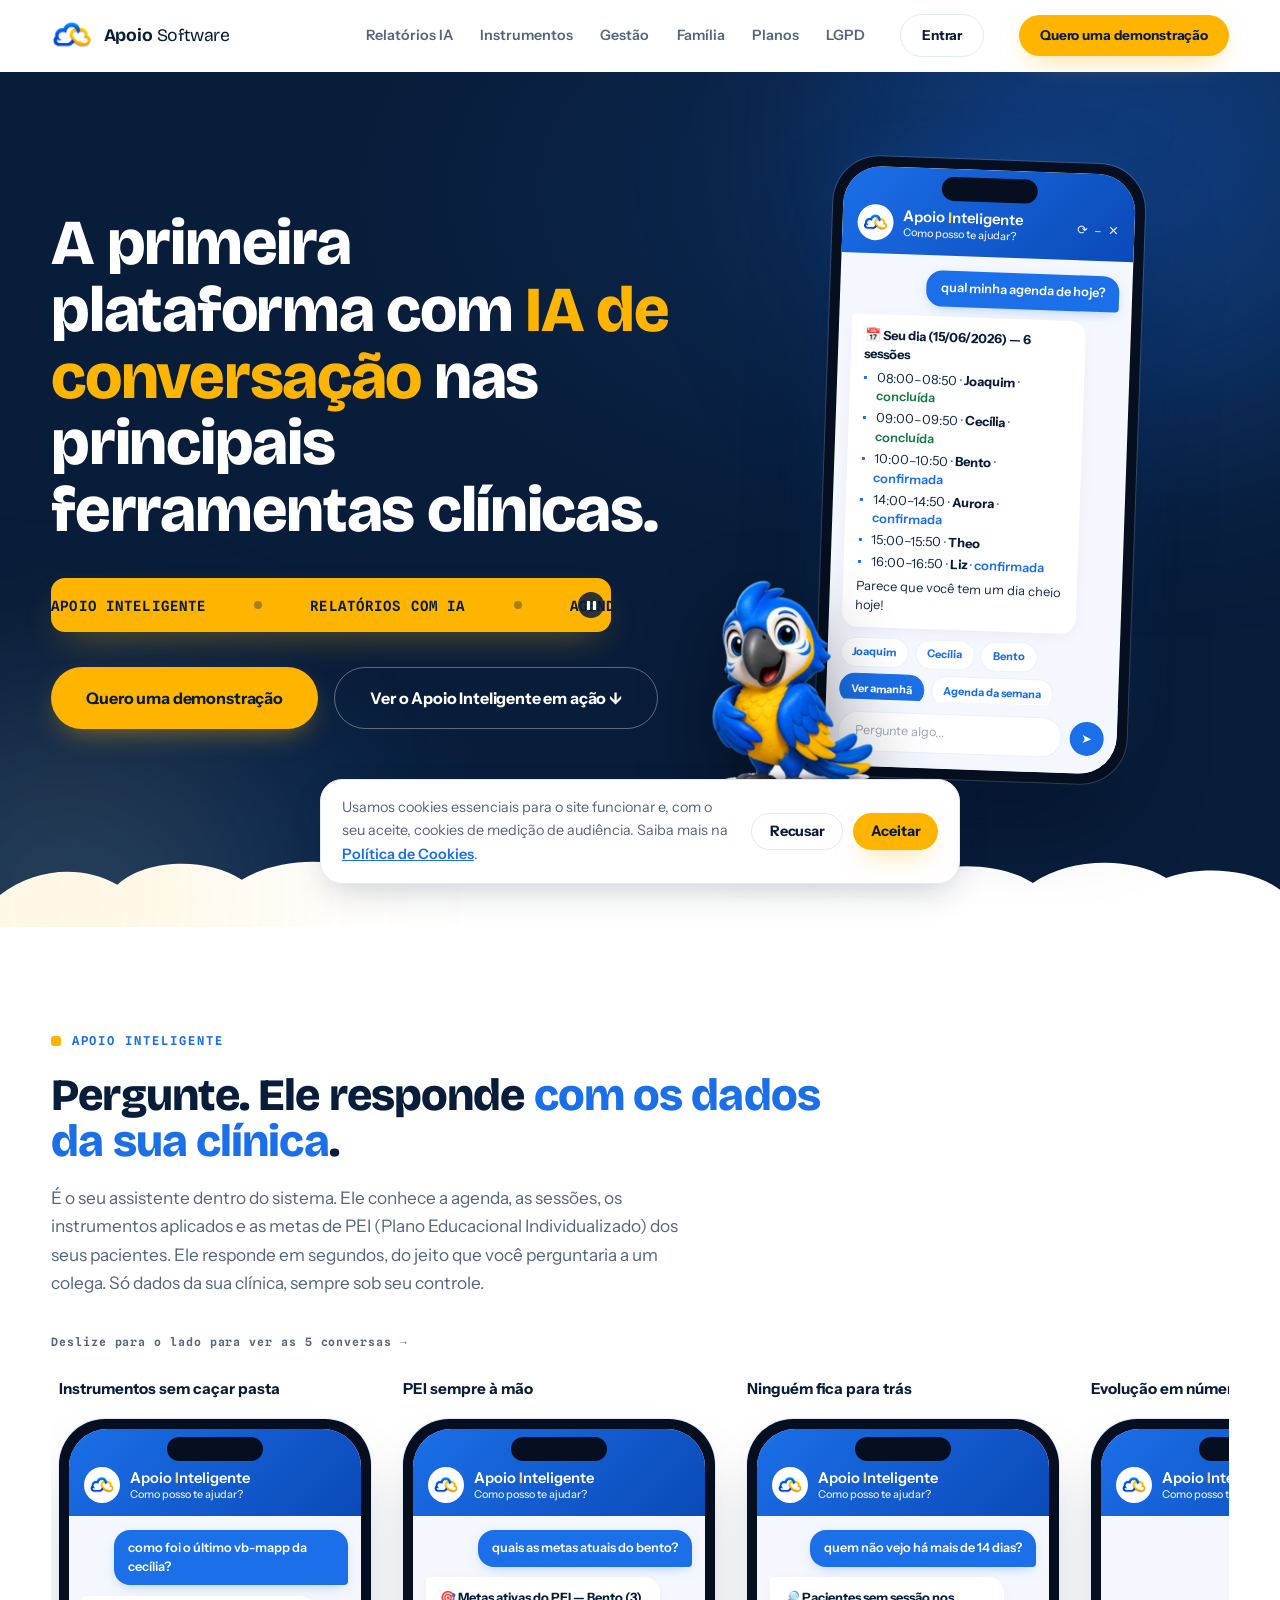
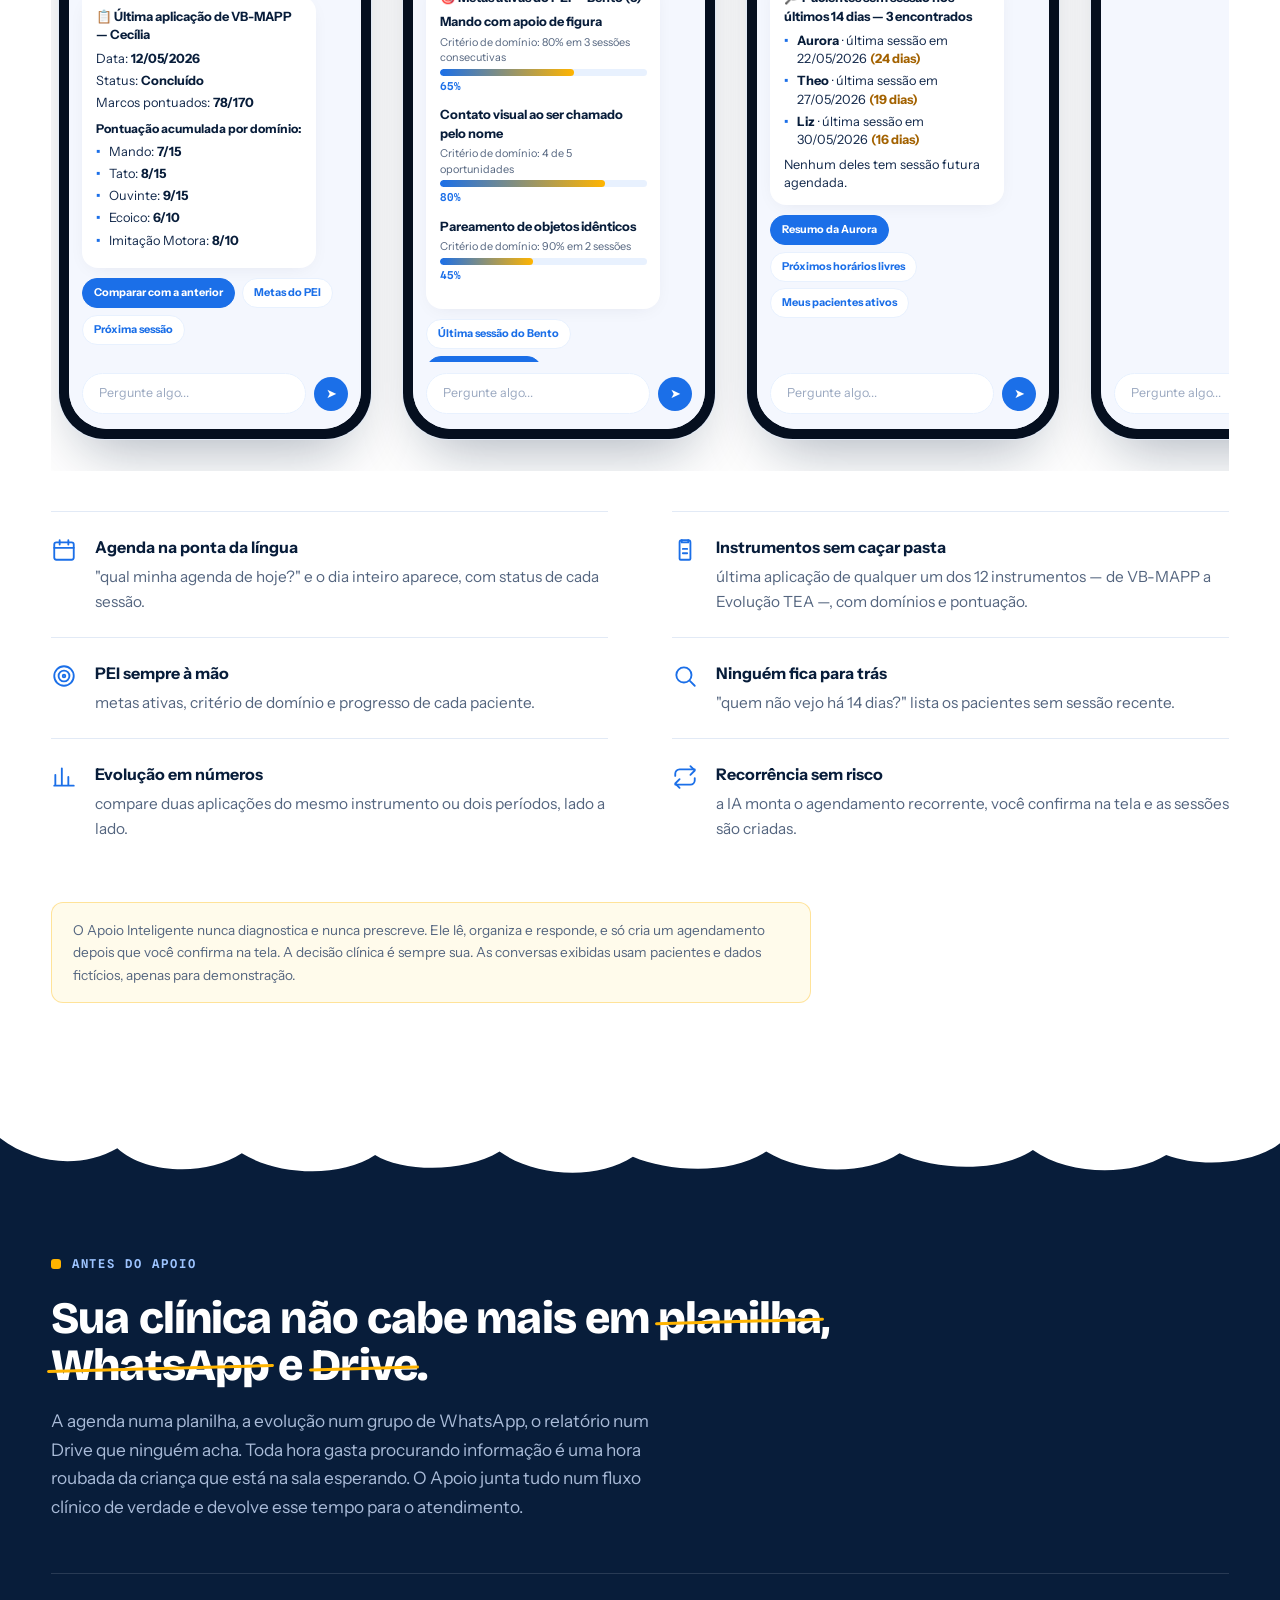
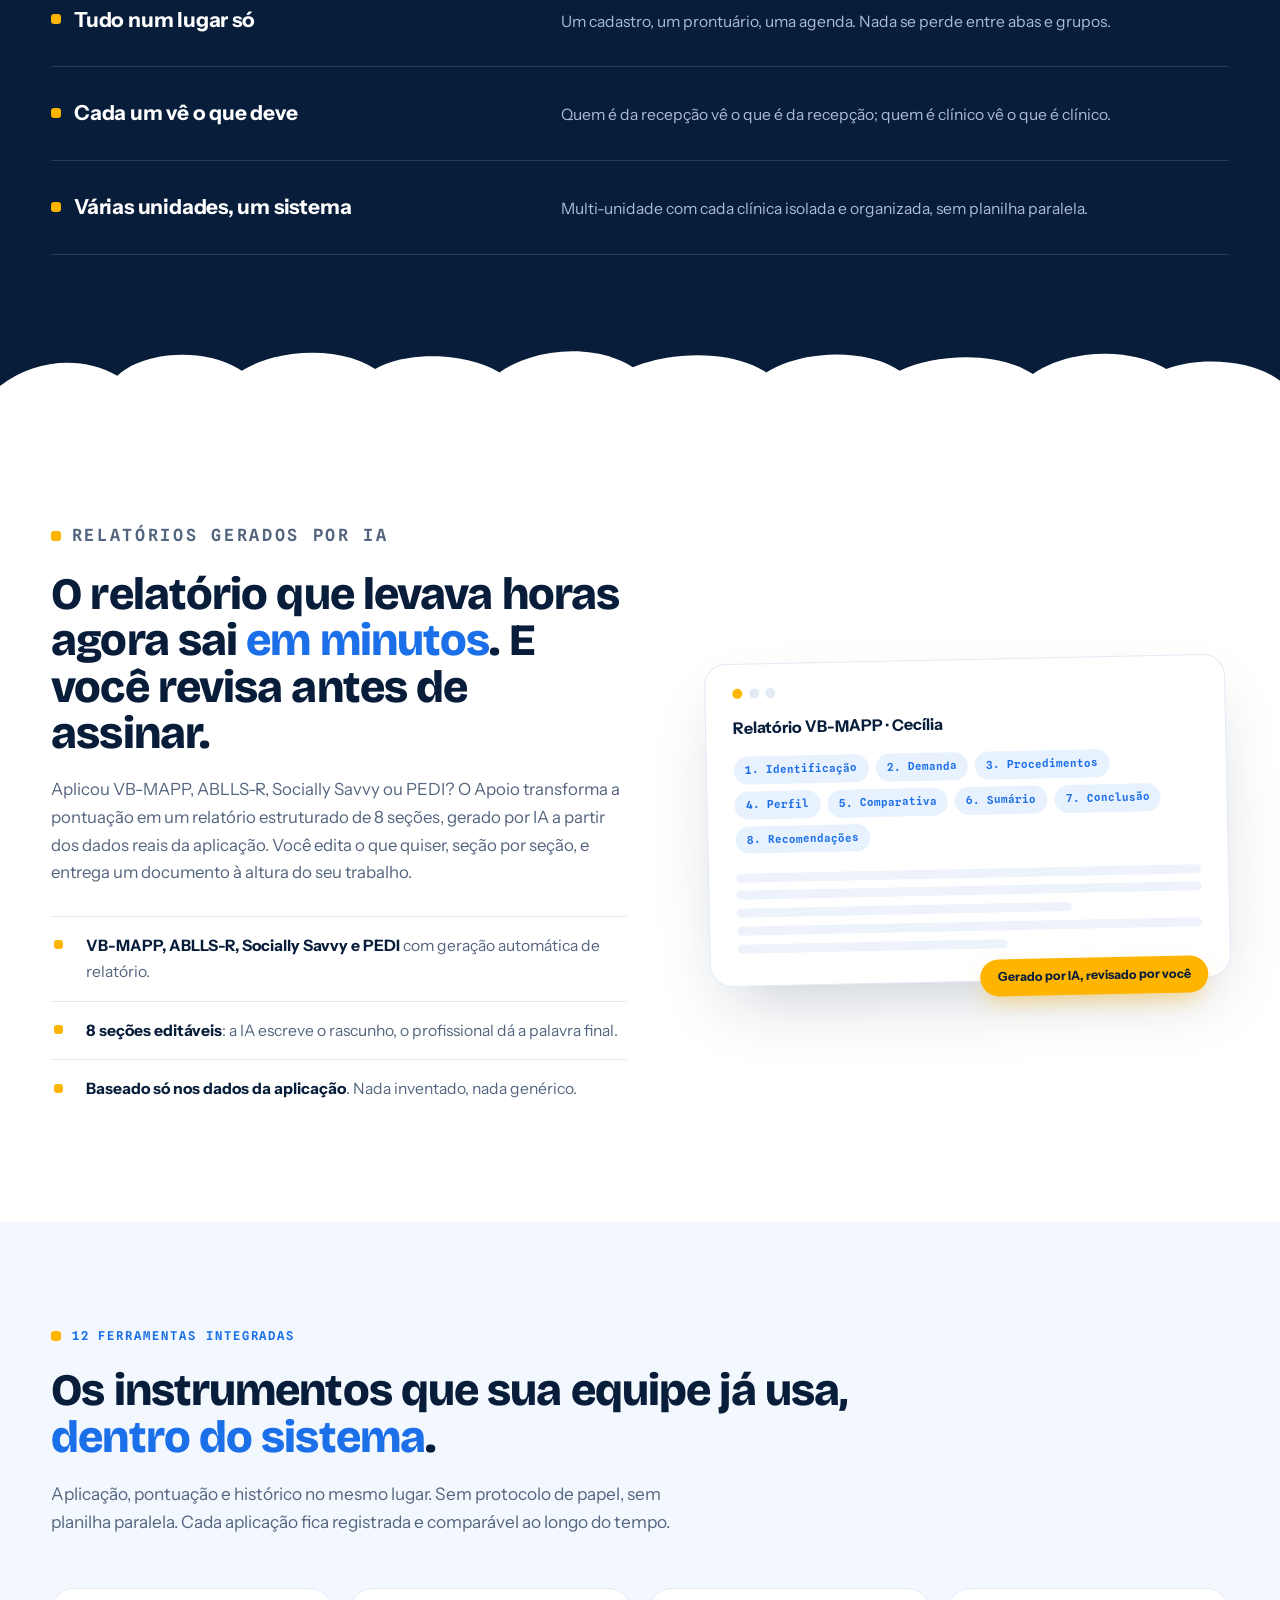
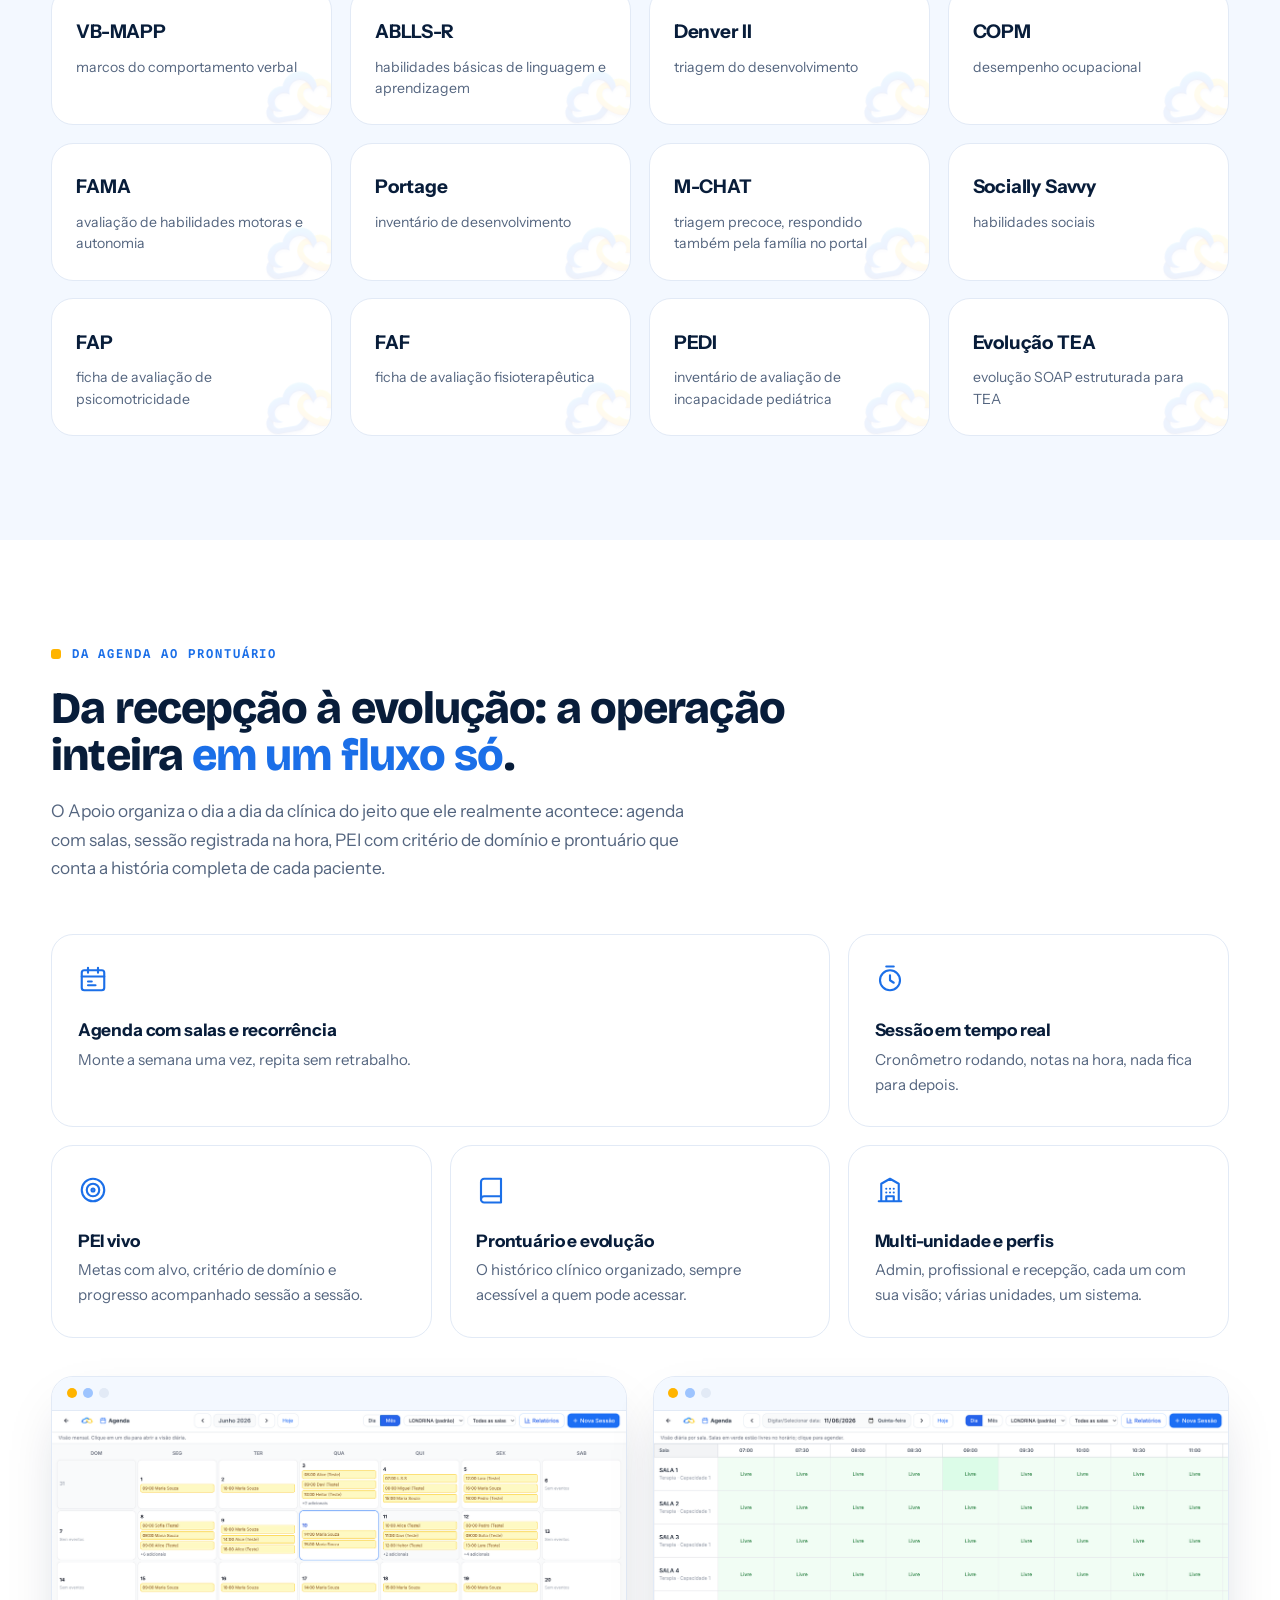
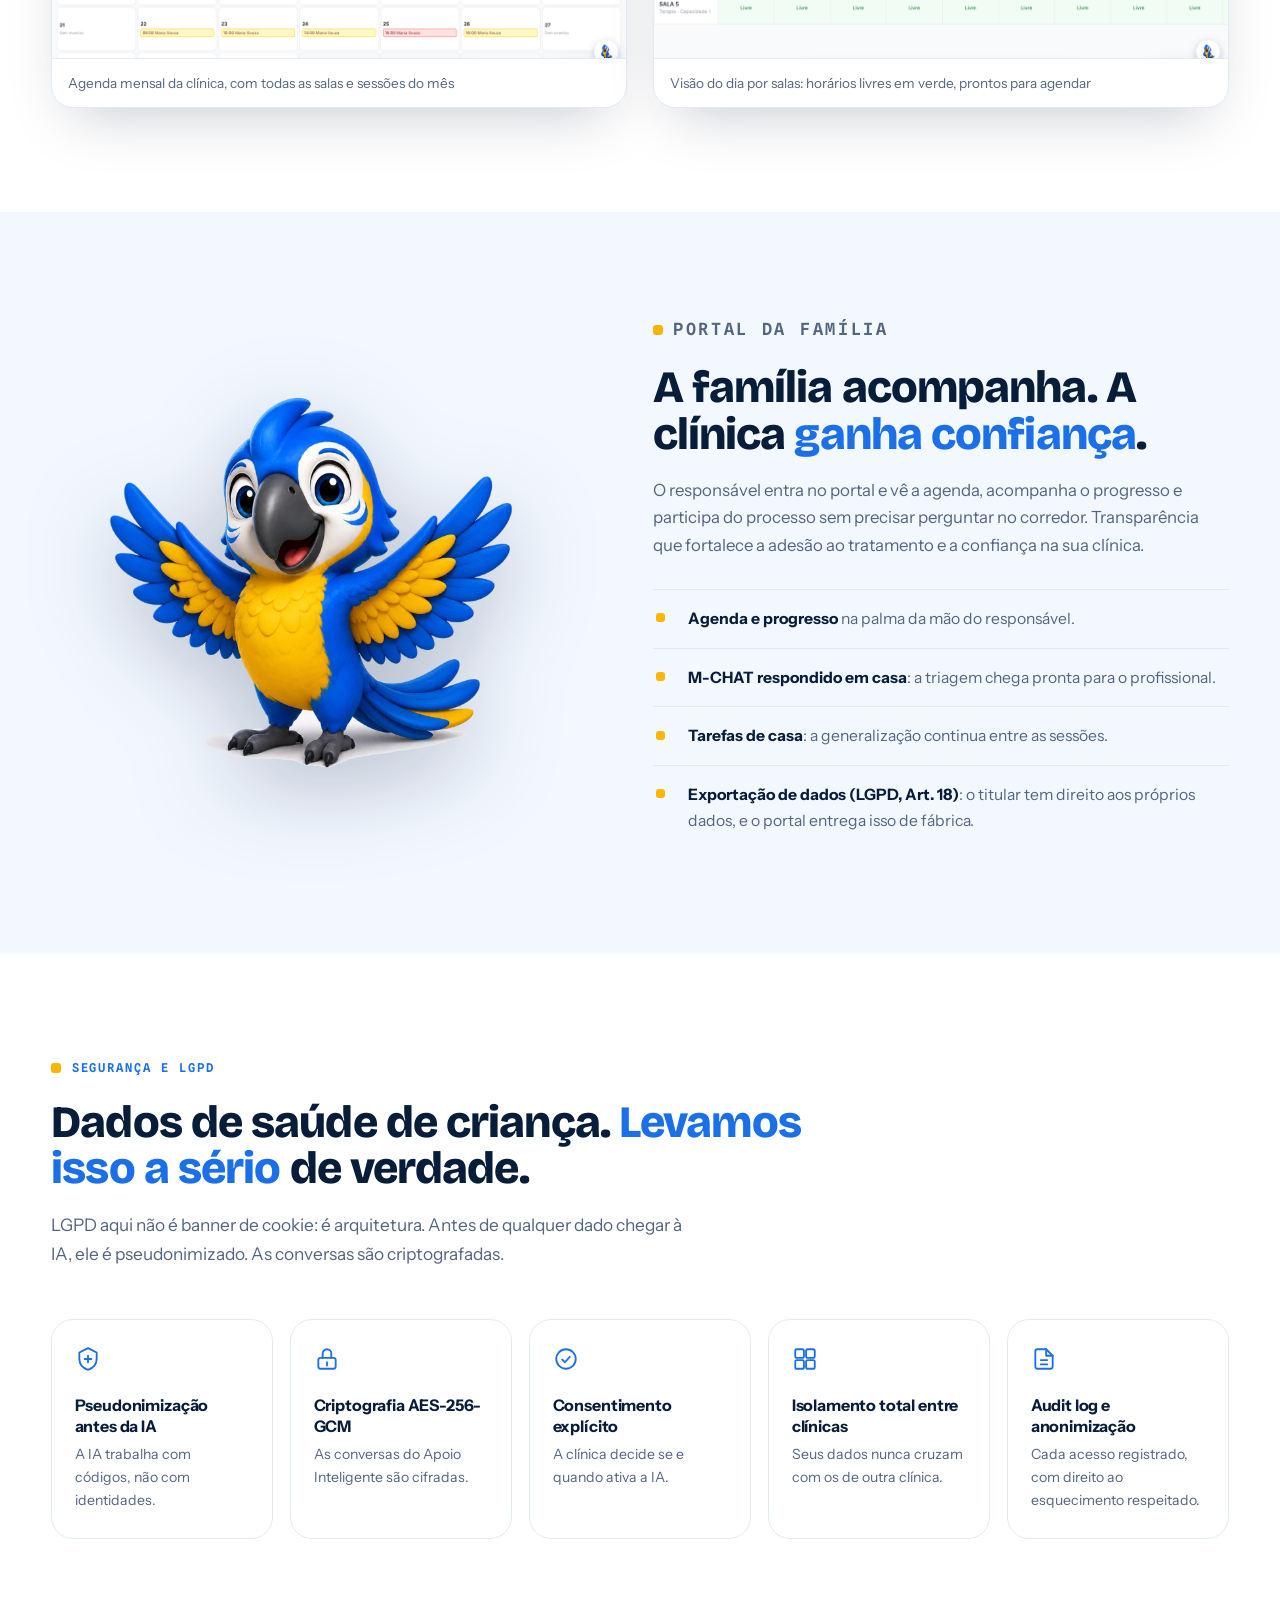
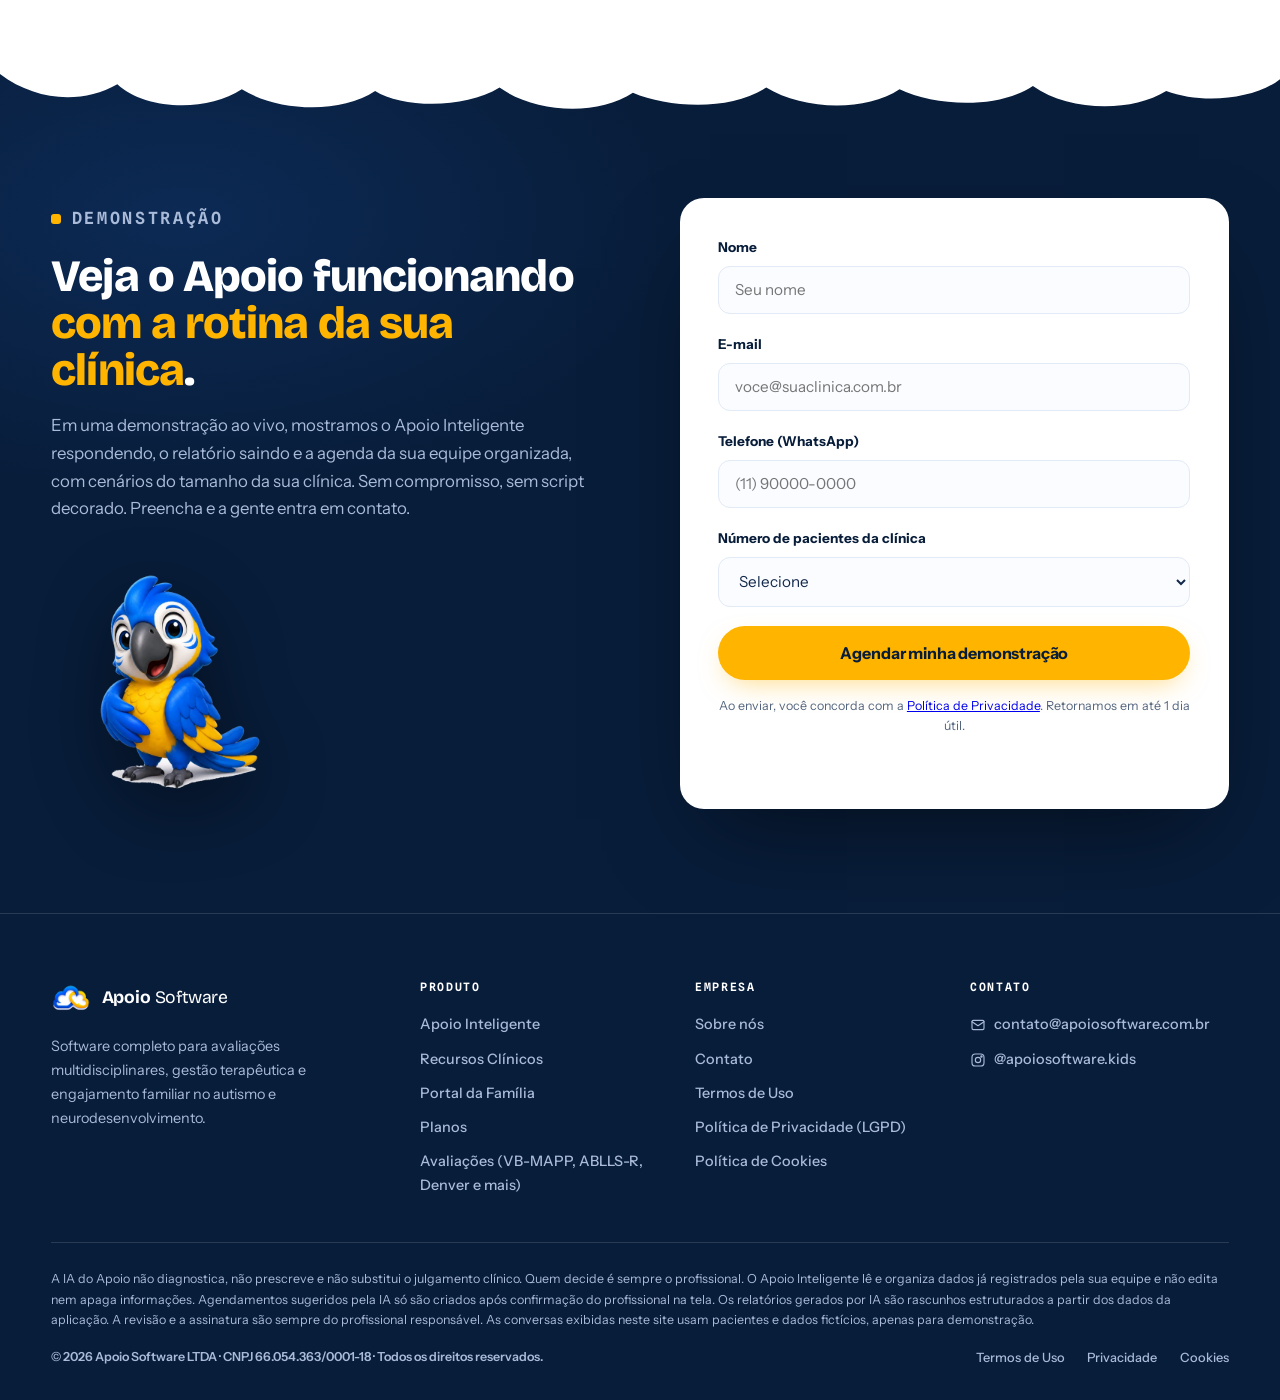
<file: index.html>
<!DOCTYPE html>
<html lang="pt-BR">
<head>
  <meta charset="UTF-8">
  <meta name="viewport" content="width=device-width, initial-scale=1.0">
  <title>Apoio Software: o primeiro sistema de acompanhamento terapêutico com Inteligência Artificial</title>
  <meta name="description" content="O Apoio Software é o primeiro sistema de acompanhamento terapêutico com IA. Agenda, instrumentos clínicos, PEI, relatórios gerados por IA e portal da família. Tudo em um lugar, com LGPD de verdade.">
  <link rel="canonical" href="https://apoiosoftware.com.br/">
  <link rel="icon" type="image/png" href="assets/favicon.png">
  <link rel="preconnect" href="https://fonts.googleapis.com">
  <link rel="preconnect" href="https://fonts.gstatic.com" crossorigin>
  <link href="https://fonts.googleapis.com/css2?family=Bricolage+Grotesque:opsz,wght@12..96,400;12..96,700;12..96,800&family=Instrument+Sans:wght@400;500;600;700&family=Spline+Sans+Mono:wght@500;600&display=swap" rel="stylesheet">
  <link rel="stylesheet" href="css/style.css">
</head>
<body>

  <a class="skip-link" href="#conteudo">Pular para o conteúdo</a>

  <!-- ======================= HEADER ======================= -->
  <header class="site-header" id="topo">
    <div class="container header-inner">
      <a href="/" class="brand" aria-label="Apoio Software, início">
        <img src="assets/logo-96.png" srcset="assets/logo-96.png 1x, assets/logo-320.png 2x" alt="Logo do Apoio Software: nuvem azul entrelaçada com nuvem-coração amarela" width="42" height="42">
        <span class="brand-name"><strong>Apoio</strong> Software</span>
      </a>
      <nav class="main-nav" aria-label="Navegação principal">
        <a href="#relatorios">Relatórios IA</a>
        <a href="#instrumentos">Instrumentos</a>
        <a href="#gestao">Gestão</a>
        <a href="#familia">Família</a>
        <a href="/planos">Planos</a>
        <a href="#seguranca">LGPD</a>
      </nav>
      <a href="https://portal.apoiosoftware.com.br" class="btn btn-outline btn-header btn-entrar">Entrar</a>
      <a href="#demonstracao" class="btn btn-primary btn-header"><span class="cta-longo">Quero uma demonstração</span><span class="cta-curto">Agendar demo</span></a>
      <button class="nav-toggle" aria-label="Abrir menu" aria-expanded="false">
        <span></span><span></span><span></span>
      </button>
    </div>
  </header>

  <main id="conteudo">

  <!-- ======================= HERO ======================= -->
  <section class="hero" aria-labelledby="hero-title">
    <div class="hero-bg" aria-hidden="true">
      <div class="glow glow-azul" data-parallax="0.14"></div>
      <div class="glow glow-amarelo" data-parallax="0.08"></div>
    </div>
    <div class="container hero-grid">
      <div class="hero-copy">
        <h1 id="hero-title" class="reveal delay-1">A primeira plataforma com <span class="am">IA de conversação</span> nas principais ferramentas clínicas.</h1>
        <div class="marquee marquee-hero reveal delay-2" aria-label="Principais ferramentas do Apoio">
          <div class="marquee-track">
            <div class="marquee-group"><span>APOIO INTELIGENTE</span><span>RELATÓRIOS COM IA</span><span>AGENDA</span><span>PEI</span><span>PORTAL DA FAMÍLIA</span><span>VB-MAPP</span><span>ABLLS-R</span><span>DENVER II</span><span>COPM</span><span>FAMA</span><span>PORTAGE</span><span>M-CHAT</span><span>SOCIALLY SAVVY</span><span>FAP</span><span>FAF</span><span>PEDI</span><span>EVOLUÇÃO TEA</span></div>
            <div class="marquee-group" aria-hidden="true"><span>APOIO INTELIGENTE</span><span>RELATÓRIOS COM IA</span><span>AGENDA</span><span>PEI</span><span>PORTAL DA FAMÍLIA</span><span>VB-MAPP</span><span>ABLLS-R</span><span>DENVER II</span><span>COPM</span><span>FAMA</span><span>PORTAGE</span><span>M-CHAT</span><span>SOCIALLY SAVVY</span><span>FAP</span><span>FAF</span><span>PEDI</span><span>EVOLUÇÃO TEA</span></div>
          </div>
          <button class="marquee-pause" type="button" aria-pressed="false" aria-label="Pausar a faixa de ferramentas">
            <svg class="ico-pause" viewBox="0 0 12 12" aria-hidden="true"><rect x="1" y="1" width="3.5" height="10" rx="1"/><rect x="7.5" y="1" width="3.5" height="10" rx="1"/></svg>
            <svg class="ico-play" viewBox="0 0 12 12" aria-hidden="true"><path d="M2.5 1.5l8 4.5-8 4.5z"/></svg>
          </button>
        </div>
        <div class="hero-ctas reveal delay-3">
          <a href="#demonstracao" class="btn btn-primary btn-lg">Quero uma demonstração</a>
          <a href="#apoio-inteligente" class="btn btn-ghost btn-lg">Ver o Apoio Inteligente em ação ↓</a>
        </div>
      </div>

      <div class="hero-visual reveal-scale delay-2">
        <div class="phone phone-hero" id="phone-hero" aria-label="Demonstração do chat do Apoio Inteligente">
          <div class="phone-notch" aria-hidden="true"></div>
          <div class="phone-screen">
            <div class="chat-header">
              <span class="chat-avatar"><img src="assets/logo-96.png" alt="" width="26" height="26"></span>
              <span class="chat-title"><strong>A</strong>poio <strong class="amc">I</strong>nteligente<small>Como posso te ajudar?</small></span>
              <span class="chat-actions" aria-hidden="true">⟳ &nbsp;–&nbsp; ✕</span>
            </div>
            <div class="chat-body" data-chat="autoplay">
              <div class="msg user">qual minha agenda de hoje?</div>
              <div class="msg typing" aria-hidden="true"><span></span><span></span><span></span></div>
              <div class="msg bot">
                <p class="msg-title">📅 Seu dia (15/06/2026) — 6 sessões</p>
                <ul>
                  <li>08:00–08:50 · <b>Joaquim</b> · <i class="ok">concluída</i></li>
                  <li>09:00–09:50 · <b>Cecília</b> · <i class="ok">concluída</i></li>
                  <li>10:00–10:50 · <b>Bento</b> · <i class="conf">confirmada</i></li>
                  <li>14:00–14:50 · <b>Aurora</b> · <i class="conf">confirmada</i></li>
                  <li>15:00–15:50 · <b>Theo</b></li>
                  <li>16:00–16:50 · <b>Liz</b> · <i class="conf">confirmada</i></li>
                </ul>
                <p>Parece que você tem um dia cheio hoje!</p>
              </div>
              <div class="chips">
                <span class="chip">Joaquim</span><span class="chip">Cecília</span><span class="chip">Bento</span><span class="chip chip-azul">Ver amanhã</span><span class="chip">Agenda da semana</span>
              </div>
            </div>
            <div class="chat-footer">
              <span class="chat-input">Pergunte algo...</span>
              <span class="chat-send" aria-hidden="true">➤</span>
            </div>
          </div>
        </div>
        <img class="hero-mascote" data-parallax="0.05"
             src="assets/mascote-640.webp"
             srcset="assets/mascote-640.webp 1x, assets/mascote.webp 2x"
             alt="Mascote do Apoio: arara azul e amarela sorridente" width="250" height="250">
      </div>
    </div>

    <svg class="cloud-divider" viewBox="0 0 1440 90" preserveAspectRatio="none" aria-hidden="true">
      <path d="M0,90 L0,52 C40,20 92,16 132,40 C162,10 232,6 272,34 C312,8 382,4 422,32 C452,12 522,10 562,36 C602,6 672,2 712,30 C752,12 822,8 862,36 C902,10 972,6 1012,34 C1052,14 1122,10 1162,38 C1202,8 1272,6 1312,32 C1352,16 1412,22 1440,46 L1440,90 Z"/>
    </svg>
  </section>

  <!-- ======================= APOIO INTELIGENTE EM AÇÃO ======================= -->
  <section class="section section-ai" id="apoio-inteligente" aria-labelledby="ai-title">
    <div class="container">
      <div class="section-head reveal">
        <p class="eyebrow">Apoio Inteligente</p>
        <h2 id="ai-title">Pergunte. Ele responde <span class="az">com os dados da sua clínica</span>.</h2>
        <p class="section-sub">É o seu assistente dentro do sistema. Ele conhece a agenda, as sessões, os instrumentos aplicados e as metas de PEI (Plano Educacional Individualizado) dos seus pacientes. Ele responde em segundos, do jeito que você perguntaria a um colega. Só dados da sua clínica, sempre sob seu controle.</p>
      </div>

      <p class="rail-hint">Deslize para o lado para ver as 5 conversas →</p>
      <div class="phones-rail" tabindex="0" aria-label="Exemplos de conversas com o Apoio Inteligente. Role para o lado">

        <!-- Conversa 2: VB-MAPP -->
        <figure class="phone-card reveal">
          <figcaption>Instrumentos sem caçar pasta</figcaption>
          <div class="phone">
            <div class="phone-notch" aria-hidden="true"></div>
            <div class="phone-screen">
              <div class="chat-header">
                <span class="chat-avatar"><img src="assets/logo-96.png" alt="" width="26" height="26"></span>
                <span class="chat-title"><strong>A</strong>poio <strong class="amc">I</strong>nteligente<small>Como posso te ajudar?</small></span>
              </div>
              <div class="chat-body" data-chat="scroll">
                <div class="msg user">como foi o último vb-mapp da cecília?</div>
                <div class="msg bot">
                  <p class="msg-title">📋 Última aplicação de VB-MAPP — Cecília</p>
                  <ul class="kv">
                    <li>Data: <b>12/05/2026</b></li>
                    <li>Status: <b>Concluído</b></li>
                    <li>Marcos pontuados: <b>78/170</b></li>
                  </ul>
                  <p class="msg-sub">Pontuação acumulada por domínio:</p>
                  <ul>
                    <li>Mando: <b>7/15</b></li>
                    <li>Tato: <b>8/15</b></li>
                    <li>Ouvinte: <b>9/15</b></li>
                    <li>Ecoico: <b>6/10</b></li>
                    <li>Imitação Motora: <b>8/10</b></li>
                  </ul>
                </div>
                <div class="chips">
                  <span class="chip chip-azul">Comparar com a anterior</span><span class="chip">Metas do PEI</span><span class="chip">Próxima sessão</span>
                </div>
              </div>
              <div class="chat-footer"><span class="chat-input">Pergunte algo...</span><span class="chat-send" aria-hidden="true">➤</span></div>
            </div>
          </div>
        </figure>

        <!-- Conversa 3: PEI -->
        <figure class="phone-card reveal delay-1">
          <figcaption>PEI sempre à mão</figcaption>
          <div class="phone">
            <div class="phone-notch" aria-hidden="true"></div>
            <div class="phone-screen">
              <div class="chat-header">
                <span class="chat-avatar"><img src="assets/logo-96.png" alt="" width="26" height="26"></span>
                <span class="chat-title"><strong>A</strong>poio <strong class="amc">I</strong>nteligente<small>Como posso te ajudar?</small></span>
              </div>
              <div class="chat-body" data-chat="scroll">
                <div class="msg user">quais as metas atuais do bento?</div>
                <div class="msg bot">
                  <p class="msg-title">🎯 Metas ativas do PEI — Bento (3)</p>
                  <ol class="goals">
                    <li><b>Mando com apoio de figura</b><small>Critério de domínio: 80% em 3 sessões consecutivas</small><span class="bar"><span style="--p:65%"></span></span><small class="pct">65%</small></li>
                    <li><b>Contato visual ao ser chamado pelo nome</b><small>Critério de domínio: 4 de 5 oportunidades</small><span class="bar"><span style="--p:80%"></span></span><small class="pct">80%</small></li>
                    <li><b>Pareamento de objetos idênticos</b><small>Critério de domínio: 90% em 2 sessões</small><span class="bar"><span style="--p:45%"></span></span><small class="pct">45%</small></li>
                  </ol>
                </div>
                <div class="chips">
                  <span class="chip">Última sessão do Bento</span><span class="chip chip-azul">Resumo do Bento</span>
                </div>
              </div>
              <div class="chat-footer"><span class="chat-input">Pergunte algo...</span><span class="chat-send" aria-hidden="true">➤</span></div>
            </div>
          </div>
        </figure>

        <!-- Conversa 4: Detector -->
        <figure class="phone-card reveal delay-2">
          <figcaption>Ninguém fica para trás</figcaption>
          <div class="phone">
            <div class="phone-notch" aria-hidden="true"></div>
            <div class="phone-screen">
              <div class="chat-header">
                <span class="chat-avatar"><img src="assets/logo-96.png" alt="" width="26" height="26"></span>
                <span class="chat-title"><strong>A</strong>poio <strong class="amc">I</strong>nteligente<small>Como posso te ajudar?</small></span>
              </div>
              <div class="chat-body" data-chat="scroll">
                <div class="msg user">quem não vejo há mais de 14 dias?</div>
                <div class="msg bot">
                  <p class="msg-title">🔎 Pacientes sem sessão nos últimos 14 dias — 3 encontrados</p>
                  <ul>
                    <li><b>Aurora</b> · última sessão em 22/05/2026 <i class="warn">(24 dias)</i></li>
                    <li><b>Theo</b> · última sessão em 27/05/2026 <i class="warn">(19 dias)</i></li>
                    <li><b>Liz</b> · última sessão em 30/05/2026 <i class="warn">(16 dias)</i></li>
                  </ul>
                  <p>Nenhum deles tem sessão futura agendada.</p>
                </div>
                <div class="chips">
                  <span class="chip chip-azul">Resumo da Aurora</span><span class="chip">Próximos horários livres</span><span class="chip">Meus pacientes ativos</span>
                </div>
              </div>
              <div class="chat-footer"><span class="chat-input">Pergunte algo...</span><span class="chat-send" aria-hidden="true">➤</span></div>
            </div>
          </div>
        </figure>

        <!-- Conversa 5: Comparação ABLLS-R -->
        <figure class="phone-card reveal delay-3">
          <figcaption>Evolução em números</figcaption>
          <div class="phone">
            <div class="phone-notch" aria-hidden="true"></div>
            <div class="phone-screen">
              <div class="chat-header">
                <span class="chat-avatar"><img src="assets/logo-96.png" alt="" width="26" height="26"></span>
                <span class="chat-title"><strong>A</strong>poio <strong class="amc">I</strong>nteligente<small>Como posso te ajudar?</small></span>
              </div>
              <div class="chat-body" data-chat="scroll">
                <div class="msg user">compara as duas últimas aplicações de ablls do joaquim</div>
                <div class="msg bot">
                  <p class="msg-title">📊 Comparação ABLLS-R — Joaquim</p>
                  <ul class="kv">
                    <li>Aplicação 1: 09/02/2026 · <b>21/48</b></li>
                    <li>Aplicação 2: 01/06/2026 · <b>29/48</b></li>
                    <li>Diferença: <b class="up">+8 pontos</b></li>
                  </ul>
                  <p class="msg-sub">Variação por domínio:</p>
                  <ul>
                    <li>A Cooperação e Reforço: 6/12 → 9/12 <b class="up">(+3)</b></li>
                    <li>B Atenção Visual: 7/12 → 10/12 <b class="up">(+3)</b></li>
                    <li>D Imitação Motora: 8/12 → 10/12 <b class="up">(+2)</b></li>
                  </ul>
                </div>
                <div class="chips">
                  <span class="chip">Metas do PEI</span><span class="chip chip-azul">Como foi a última sessão</span>
                </div>
              </div>
              <div class="chat-footer"><span class="chat-input">Pergunte algo...</span><span class="chat-send" aria-hidden="true">➤</span></div>
            </div>
          </div>
        </figure>

        <!-- Conversa 1 (variação): agenda do dia -->
        <figure class="phone-card reveal delay-4">
          <figcaption>Agenda na ponta da língua</figcaption>
          <div class="phone">
            <div class="phone-notch" aria-hidden="true"></div>
            <div class="phone-screen">
              <div class="chat-header">
                <span class="chat-avatar"><img src="assets/logo-96.png" alt="" width="26" height="26"></span>
                <span class="chat-title"><strong>A</strong>poio <strong class="amc">I</strong>nteligente<small>Como posso te ajudar?</small></span>
              </div>
              <div class="chat-body" data-chat="scroll">
                <div class="msg user">qual minha agenda de hoje?</div>
                <div class="msg bot">
                  <p class="msg-title">📅 Seu dia (15/06/2026) — 6 sessões</p>
                  <ul>
                    <li>08:00–08:50 · <b>Joaquim</b> · <i class="ok">concluída</i></li>
                    <li>09:00–09:50 · <b>Cecília</b> · <i class="ok">concluída</i></li>
                    <li>10:00–10:50 · <b>Bento</b> · <i class="conf">confirmada</i></li>
                    <li>14:00–14:50 · <b>Aurora</b> · <i class="conf">confirmada</i></li>
                    <li>15:00–15:50 · <b>Theo</b></li>
                    <li>16:00–16:50 · <b>Liz</b> · <i class="conf">confirmada</i></li>
                  </ul>
                  <p>Parece que você tem um dia cheio hoje!</p>
                </div>
                <div class="chips">
                  <span class="chip chip-azul">Ver amanhã</span><span class="chip">Agenda da semana</span>
                </div>
              </div>
              <div class="chat-footer"><span class="chat-input">Pergunte algo...</span><span class="chat-send" aria-hidden="true">➤</span></div>
            </div>
          </div>
        </figure>
      </div>

      <ul class="ai-bullets">
        <li class="reveal">
          <svg class="ico" viewBox="0 0 24 24" aria-hidden="true"><rect x="3" y="5" width="18" height="16" rx="2"/><path d="M3 10h18M8 3v4M16 3v4"/></svg>
          <span><b>Agenda na ponta da língua</b> "qual minha agenda de hoje?" e o dia inteiro aparece, com status de cada sessão.</span>
        </li>
        <li class="reveal delay-1">
          <svg class="ico" viewBox="0 0 24 24" aria-hidden="true"><path d="M9 3h6a2 2 0 0 1 2 2v15a1 1 0 0 1-1 1H8a1 1 0 0 1-1-1V5a2 2 0 0 1 2-2z"/><path d="M9 3v2h6V3M10 11h4M10 15h4"/></svg>
          <span><b>Instrumentos sem caçar pasta</b> última aplicação de qualquer um dos 12 instrumentos — de VB-MAPP a Evolução TEA —, com domínios e pontuação.</span>
        </li>
        <li class="reveal delay-2">
          <svg class="ico" viewBox="0 0 24 24" aria-hidden="true"><circle cx="12" cy="12" r="9"/><circle cx="12" cy="12" r="5"/><circle cx="12" cy="12" r="1.2"/></svg>
          <span><b>PEI sempre à mão</b> metas ativas, critério de domínio e progresso de cada paciente.</span>
        </li>
        <li class="reveal delay-3">
          <svg class="ico" viewBox="0 0 24 24" aria-hidden="true"><circle cx="11" cy="11" r="7"/><path d="M21 21l-4.3-4.3"/></svg>
          <span><b>Ninguém fica para trás</b> "quem não vejo há 14 dias?" lista os pacientes sem sessão recente.</span>
        </li>
        <li class="reveal delay-4">
          <svg class="ico" viewBox="0 0 24 24" aria-hidden="true"><path d="M4 20V10M10 20V4M16 20v-8M21 20H3"/></svg>
          <span><b>Evolução em números</b> compare duas aplicações do mesmo instrumento ou dois períodos, lado a lado.</span>
        </li>
        <li class="reveal delay-5">
          <svg class="ico" viewBox="0 0 24 24" aria-hidden="true"><path d="M17 2l4 4-4 4"/><path d="M3 11V9a4 4 0 0 1 4-4h14M7 22l-4-4 4-4"/><path d="M21 13v2a4 4 0 0 1-4 4H3"/></svg>
          <span><b>Recorrência sem risco</b> a IA monta o agendamento recorrente, você confirma na tela e as sessões são criadas.</span>
        </li>
      </ul>

      <p class="section-disclaimer reveal">O Apoio Inteligente nunca diagnostica e nunca prescreve. Ele lê, organiza e responde, e só cria um agendamento depois que você confirma na tela. A decisão clínica é sempre sua. As conversas exibidas usam pacientes e dados fictícios, apenas para demonstração.</p>
    </div>
  </section>

  <!-- ======================= A DOR (dark) ======================= -->
  <section class="section dark section-dor" id="dor" aria-labelledby="dor-title">
    <svg class="cloud-divider to-navy" viewBox="0 0 1440 90" preserveAspectRatio="none" aria-hidden="true"><path d="M0,90 L0,52 C40,20 92,16 132,40 C162,10 232,6 272,34 C312,8 382,4 422,32 C452,12 522,10 562,36 C602,6 672,2 712,30 C752,12 822,8 862,36 C902,10 972,6 1012,34 C1052,14 1122,10 1162,38 C1202,8 1272,6 1312,32 C1352,16 1412,22 1440,46 L1440,90 Z"/></svg>
    <div class="container dor-inner">
      <div class="section-head reveal">
        <p class="eyebrow">Antes do Apoio</p>
        <h2 id="dor-title">Sua clínica não cabe mais em <span class="strike">planilha</span>, <span class="strike">WhatsApp</span> e <span class="strike">Drive</span>.</h2>
        <p class="section-sub">A agenda numa planilha, a evolução num grupo de WhatsApp, o relatório num Drive que ninguém acha. Toda hora gasta procurando informação é uma hora roubada da criança que está na sala esperando. O Apoio junta tudo num fluxo clínico de verdade e devolve esse tempo para o atendimento.</p>
      </div>
      <ul class="dor-list">
        <li class="reveal">
          <h3>Tudo num lugar só</h3>
          <p>Um cadastro, um prontuário, uma agenda. Nada se perde entre abas e grupos.</p>
        </li>
        <li class="reveal delay-1">
          <h3>Cada um vê o que deve</h3>
          <p>Quem é da recepção vê o que é da recepção; quem é clínico vê o que é clínico.</p>
        </li>
        <li class="reveal delay-2">
          <h3>Várias unidades, um sistema</h3>
          <p>Multi-unidade com cada clínica isolada e organizada, sem planilha paralela.</p>
        </li>
      </ul>
    </div>
    <svg class="cloud-divider" viewBox="0 0 1440 90" preserveAspectRatio="none" aria-hidden="true"><path d="M0,90 L0,52 C40,20 92,16 132,40 C162,10 232,6 272,34 C312,8 382,4 422,32 C452,12 522,10 562,36 C602,6 672,2 712,30 C752,12 822,8 862,36 C902,10 972,6 1012,34 C1052,14 1122,10 1162,38 C1202,8 1272,6 1312,32 C1352,16 1412,22 1440,46 L1440,90 Z"/></svg>
  </section>

  <!-- ======================= RELATÓRIOS IA ======================= -->
  <section class="section section-relatorios" id="relatorios" aria-labelledby="rel-title">
    <div class="container split">
      <div class="split-copy reveal">
        <p class="eyebrow">Relatórios gerados por IA</p>
        <h2 id="rel-title">O relatório que levava horas agora sai <span class="az">em minutos</span>. E você revisa antes de assinar.</h2>
        <p>Aplicou VB-MAPP, ABLLS-R, Socially Savvy ou PEDI? O Apoio transforma a pontuação em um relatório estruturado de 8 seções, gerado por IA a partir dos dados reais da aplicação. Você edita o que quiser, seção por seção, e entrega um documento à altura do seu trabalho.</p>
        <ul class="check-list">
          <li><b>VB-MAPP, ABLLS-R, Socially Savvy e PEDI</b> com geração automática de relatório.</li>
          <li><b>8 seções editáveis</b>: a IA escreve o rascunho, o profissional dá a palavra final.</li>
          <li><b>Baseado só nos dados da aplicação</b>. Nada inventado, nada genérico.</li>
        </ul>
      </div>
      <div class="split-visual reveal-scale">
        <div class="doc-mock" aria-hidden="true">
          <div class="doc-head"><span class="doc-dot"></span><span class="doc-dot"></span><span class="doc-dot"></span></div>
          <p class="doc-title">Relatório VB-MAPP · Cecília</p>
          <div class="doc-sections">
            <span>1. Identificação</span><span>2. Demanda</span><span>3. Procedimentos</span><span>4. Perfil</span>
            <span>5. Comparativa</span><span>6. Sumário</span><span>7. Conclusão</span><span>8. Recomendações</span>
          </div>
          <div class="doc-lines"><span></span><span></span><span style="width:72%"></span><span></span><span style="width:58%"></span></div>
          <span class="doc-badge">Gerado por IA, revisado por você</span>
        </div>
      </div>
    </div>
  </section>

  <!-- ======================= INSTRUMENTOS ======================= -->
  <section class="section tint section-instrumentos" id="instrumentos" aria-labelledby="inst-title">
    <div class="container">
      <div class="section-head reveal">
        <p class="eyebrow">12 ferramentas integradas</p>
        <h2 id="inst-title">Os instrumentos que sua equipe já usa, <span class="az">dentro do sistema</span>.</h2>
        <p class="section-sub">Aplicação, pontuação e histórico no mesmo lugar. Sem protocolo de papel, sem planilha paralela. Cada aplicação fica registrada e comparável ao longo do tempo.</p>
      </div>
      <div class="inst-grid">
        <article class="inst-card reveal"><h3>VB-MAPP</h3><p>marcos do comportamento verbal</p></article>
        <article class="inst-card reveal delay-1"><h3>ABLLS-R</h3><p>habilidades básicas de linguagem e aprendizagem</p></article>
        <article class="inst-card reveal delay-2"><h3>Denver II</h3><p>triagem do desenvolvimento</p></article>
        <article class="inst-card reveal delay-3"><h3>COPM</h3><p>desempenho ocupacional</p></article>
        <article class="inst-card reveal"><h3>FAMA</h3><p>avaliação de habilidades motoras e autonomia</p></article>
        <article class="inst-card reveal delay-1"><h3>Portage</h3><p>inventário de desenvolvimento</p></article>
        <article class="inst-card reveal delay-2"><h3>M-CHAT</h3><p>triagem precoce, respondido também pela família no portal</p></article>
        <article class="inst-card reveal delay-3"><h3>Socially Savvy</h3><p>habilidades sociais</p></article>
        <article class="inst-card reveal"><h3>FAP</h3><p>ficha de avaliação de psicomotricidade</p></article>
        <article class="inst-card reveal delay-1"><h3>FAF</h3><p>ficha de avaliação fisioterapêutica</p></article>
        <article class="inst-card reveal delay-2"><h3>PEDI</h3><p>inventário de avaliação de incapacidade pediátrica</p></article>
        <article class="inst-card reveal delay-3"><h3>Evolução TEA</h3><p>evolução SOAP estruturada para TEA</p></article>
      </div>
    </div>
  </section>

  <!-- ======================= GESTÃO ======================= -->
  <section class="section section-gestao" id="gestao" aria-labelledby="gestao-title">
    <div class="container">
      <div class="section-head reveal">
        <p class="eyebrow">Da agenda ao prontuário</p>
        <h2 id="gestao-title">Da recepção à evolução: a operação inteira <span class="az">em um fluxo só</span>.</h2>
        <p class="section-sub">O Apoio organiza o dia a dia da clínica do jeito que ele realmente acontece: agenda com salas, sessão registrada na hora, PEI com critério de domínio e prontuário que conta a história completa de cada paciente.</p>
      </div>
      <div class="bento">
        <article class="bento-item bento-wide reveal">
          <svg class="ico" viewBox="0 0 24 24" aria-hidden="true"><rect x="3" y="5" width="18" height="16" rx="2"/><path d="M3 10h18M8 3v4M16 3v4M8 14h3M8 17h6"/></svg>
          <h3>Agenda com salas e recorrência</h3>
          <p>Monte a semana uma vez, repita sem retrabalho.</p>
        </article>
        <article class="bento-item reveal delay-1">
          <svg class="ico" viewBox="0 0 24 24" aria-hidden="true"><circle cx="12" cy="13" r="8"/><path d="M12 9v4l3 2M9 2h6"/></svg>
          <h3>Sessão em tempo real</h3>
          <p>Cronômetro rodando, notas na hora, nada fica para depois.</p>
        </article>
        <article class="bento-item reveal delay-2">
          <svg class="ico" viewBox="0 0 24 24" aria-hidden="true"><circle cx="12" cy="12" r="9"/><circle cx="12" cy="12" r="5"/><circle cx="12" cy="12" r="1.2"/></svg>
          <h3>PEI vivo</h3>
          <p>Metas com alvo, critério de domínio e progresso acompanhado sessão a sessão.</p>
        </article>
        <article class="bento-item reveal delay-1">
          <svg class="ico" viewBox="0 0 24 24" aria-hidden="true"><path d="M4 19.5A2.5 2.5 0 0 1 6.5 17H20V3H6.5A2.5 2.5 0 0 0 4 5.5v14z"/><path d="M4 19.5A2.5 2.5 0 0 0 6.5 22H20v-5"/></svg>
          <h3>Prontuário e evolução</h3>
          <p>O histórico clínico organizado, sempre acessível a quem pode acessar.</p>
        </article>
        <article class="bento-item reveal delay-2">
          <svg class="ico" viewBox="0 0 24 24" aria-hidden="true"><path d="M3 21h18M5 21V7l7-4 7 4v14M9 21v-4h6v4M9 11h.01M15 11h.01M12 11h.01M9 14h.01M15 14h.01M12 14h.01"/></svg>
          <h3>Multi-unidade e perfis</h3>
          <p>Admin, profissional e recepção, cada um com sua visão; várias unidades, um sistema.</p>
        </article>
      </div>

      <div class="app-shots">
        <figure class="app-shot reveal">
          <span class="app-shot-bar" aria-hidden="true"><i></i><i></i><i></i></span>
          <img src="assets/agenda-mes-1200.png"
               srcset="assets/agenda-mes-1200.png 1x, assets/agenda-mes.png 2x"
               alt="Tela real do Apoio: agenda mensal da clínica com as sessões de cada dia" width="1200" height="517" loading="lazy">
          <figcaption>Agenda mensal da clínica, com todas as salas e sessões do mês</figcaption>
        </figure>
        <figure class="app-shot reveal delay-1">
          <span class="app-shot-bar" aria-hidden="true"><i></i><i></i><i></i></span>
          <img src="assets/agenda-salas-1200.png"
               srcset="assets/agenda-salas-1200.png 1x, assets/agenda-salas.png 2x"
               alt="Tela real do Apoio: visão do dia por salas, com horários livres em verde" width="1200" height="517" loading="lazy">
          <figcaption>Visão do dia por salas: horários livres em verde, prontos para agendar</figcaption>
        </figure>
      </div>
    </div>
  </section>

  <!-- ======================= FAMÍLIA ======================= -->
  <section class="section tint section-familia" id="familia" aria-labelledby="fam-title">
    <div class="container split split-reverse">
      <div class="split-copy reveal">
        <p class="eyebrow">Portal da família</p>
        <h2 id="fam-title">A família acompanha. A clínica <span class="az">ganha confiança</span>.</h2>
        <p>O responsável entra no portal e vê a agenda, acompanha o progresso e participa do processo sem precisar perguntar no corredor. Transparência que fortalece a adesão ao tratamento e a confiança na sua clínica.</p>
        <ul class="check-list">
          <li><b>Agenda e progresso</b> na palma da mão do responsável.</li>
          <li><b>M-CHAT respondido em casa</b>: a triagem chega pronta para o profissional.</li>
          <li><b>Tarefas de casa</b>: a generalização continua entre as sessões.</li>
          <li><b>Exportação de dados (LGPD, Art. 18)</b>: o titular tem direito aos próprios dados, e o portal entrega isso de fábrica.</li>
        </ul>
      </div>
      <div class="split-visual reveal-scale">
        <img src="assets/mascote-asas-640.webp"
             srcset="assets/mascote-asas-640.webp 1x, assets/mascote-asas.webp 2x"
             alt="Mascote do Apoio de asas abertas, celebrando" class="familia-mascote" width="420" height="420" loading="lazy">
      </div>
    </div>
  </section>

  <!-- ======================= SEGURANÇA / LGPD ======================= -->
  <section class="section section-seguranca" id="seguranca" aria-labelledby="seg-title">
    <div class="container">
      <div class="section-head reveal">
        <p class="eyebrow">Segurança e LGPD</p>
        <h2 id="seg-title">Dados de saúde de criança. <span class="az">Levamos isso a sério</span> de verdade.</h2>
        <p class="section-sub">LGPD aqui não é banner de cookie: é arquitetura. Antes de qualquer dado chegar à IA, ele é pseudonimizado. As conversas são criptografadas.</p>
      </div>
      <div class="seg-grid">
        <article class="seg-card reveal">
          <svg class="ico" viewBox="0 0 24 24" aria-hidden="true"><path d="M12 2l8 4v6c0 5-3.5 8.5-8 10-4.5-1.5-8-5-8-10V6l8-4z"/><path d="M9 12h6M12 9v6"/></svg>
          <h3>Pseudonimização antes da IA</h3><p>A IA trabalha com códigos, não com identidades.</p>
        </article>
        <article class="seg-card reveal delay-1">
          <svg class="ico" viewBox="0 0 24 24" aria-hidden="true"><rect x="4" y="11" width="16" height="10" rx="2"/><path d="M8 11V7a4 4 0 0 1 8 0v4M12 15v3"/></svg>
          <h3>Criptografia AES-256-GCM</h3><p>As conversas do Apoio Inteligente são cifradas.</p>
        </article>
        <article class="seg-card reveal delay-2">
          <svg class="ico" viewBox="0 0 24 24" aria-hidden="true"><circle cx="12" cy="12" r="9"/><path d="M8.5 12.5l2.5 2.5 4.5-5"/></svg>
          <h3>Consentimento explícito</h3><p>A clínica decide se e quando ativa a IA.</p>
        </article>
        <article class="seg-card reveal delay-3">
          <svg class="ico" viewBox="0 0 24 24" aria-hidden="true"><rect x="3" y="3" width="8" height="8" rx="1.5"/><rect x="13" y="3" width="8" height="8" rx="1.5"/><rect x="3" y="13" width="8" height="8" rx="1.5"/><rect x="13" y="13" width="8" height="8" rx="1.5"/></svg>
          <h3>Isolamento total entre clínicas</h3><p>Seus dados nunca cruzam com os de outra clínica.</p>
        </article>
        <article class="seg-card reveal delay-4">
          <svg class="ico" viewBox="0 0 24 24" aria-hidden="true"><path d="M14 3H6a2 2 0 0 0-2 2v14a2 2 0 0 0 2 2h12a2 2 0 0 0 2-2V9l-6-6z"/><path d="M14 3v6h6M9 13h6M9 17h6"/></svg>
          <h3>Audit log e anonimização</h3><p>Cada acesso registrado, com direito ao esquecimento respeitado.</p>
        </article>
      </div>
    </div>
  </section>

  <!-- ======================= FORMULÁRIO DE LEAD (dark) ======================= -->
  <section class="section section-lead" id="demonstracao" aria-labelledby="lead-title">
    <svg class="cloud-divider to-navy" viewBox="0 0 1440 90" preserveAspectRatio="none" aria-hidden="true">
      <path d="M0,90 L0,52 C40,20 92,16 132,40 C162,10 232,6 272,34 C312,8 382,4 422,32 C452,12 522,10 562,36 C602,6 672,2 712,30 C752,12 822,8 862,36 C902,10 972,6 1012,34 C1052,14 1122,10 1162,38 C1202,8 1272,6 1312,32 C1352,16 1412,22 1440,46 L1440,90 Z"/>
    </svg>
    <div class="container lead-grid lead-inner">
      <div class="lead-copy reveal">
        <p class="eyebrow">Demonstração</p>
        <h2 id="lead-title">Veja o Apoio funcionando <span class="am">com a rotina da sua clínica</span>.</h2>
        <p>Em uma demonstração ao vivo, mostramos o Apoio Inteligente respondendo, o relatório saindo e a agenda da sua equipe organizada, com cenários do tamanho da sua clínica. Sem compromisso, sem script decorado. Preencha e a gente entra em contato.</p>
        <img src="assets/mascote-640.webp"
             srcset="assets/mascote-640.webp 1x, assets/mascote.webp 2x"
             alt="" aria-hidden="true" class="lead-mascote" width="240" height="240" loading="lazy">
      </div>
      <form class="lead-form reveal-scale" id="lead-form" action="https://formsubmit.co/contato@apoiosoftware.com.br" method="POST">
        <input type="hidden" name="_subject" value="Novo lead do site Apoio">
        <input type="hidden" name="_next" value="https://apoiosoftware.com.br/?enviado=1#demonstracao">
        <input type="hidden" name="_template" value="table">
        <div class="field">
          <label for="f-nome">Nome</label>
          <input type="text" id="f-nome" name="nome" autocomplete="name" required placeholder="Seu nome">
        </div>
        <div class="field">
          <label for="f-email">E-mail</label>
          <input type="email" id="f-email" name="email" autocomplete="email" required placeholder="voce@suaclinica.com.br">
        </div>
        <div class="field">
          <label for="f-telefone">Telefone (WhatsApp)</label>
          <input type="tel" id="f-telefone" name="telefone" autocomplete="tel" required placeholder="(11) 90000-0000">
        </div>
        <div class="field">
          <label for="f-pacientes">Número de pacientes da clínica</label>
          <select id="f-pacientes" name="pacientes" required>
            <option value="" disabled selected>Selecione</option>
            <option value="1-50">1–50</option>
            <option value="51-200">51–200</option>
            <option value="201-500">201–500</option>
            <option value="500+">Acima de 500</option>
          </select>
        </div>
        <button type="submit" class="btn btn-primary btn-lg btn-full">Agendar minha demonstração</button>
        <p class="form-micro">Ao enviar, você concorda com a <a href="/politica-de-privacidade">Política de Privacidade</a>. Retornamos em até 1 dia útil.</p>
        <p class="form-feedback" role="status" aria-live="polite"></p>
      </form>
    </div>
  </section>

  </main>

  <!-- ======================= RODAPÉ ======================= -->
  <footer class="site-footer">
    <div class="container footer-grid">
      <div class="footer-brand">
        <a href="/" class="brand">
          <img src="assets/logo-96.png" srcset="assets/logo-96.png 1x, assets/logo-320.png 2x" alt="Logo do Apoio Software" width="40" height="40">
          <span class="brand-name"><strong>Apoio</strong> Software</span>
        </a>
        <p>Software completo para avaliações multidisciplinares, gestão terapêutica e engajamento familiar no autismo e neurodesenvolvimento.</p>
      </div>
      <nav class="footer-nav" aria-label="Produto">
        <h4>Produto</h4>
        <a href="#apoio-inteligente">Apoio Inteligente</a>
        <a href="#gestao">Recursos Clínicos</a>
        <a href="#familia">Portal da Família</a>
        <a href="/planos">Planos</a>
        <a href="#instrumentos">Avaliações (VB-MAPP, ABLLS-R, Denver e mais)</a>
      </nav>
      <nav class="footer-nav" aria-label="Empresa">
        <h4>Empresa</h4>
        <a href="/sobre">Sobre nós</a>
        <a href="#demonstracao">Contato</a>
        <a href="/termos-de-uso">Termos de Uso</a>
        <a href="/politica-de-privacidade">Política de Privacidade (LGPD)</a>
        <a href="/politica-de-cookies">Política de Cookies</a>
      </nav>
      <nav class="footer-nav" aria-label="Contato">
        <h4>Contato</h4>
        <a href="mailto:contato@apoiosoftware.com.br">
          <svg class="ico" viewBox="0 0 24 24" aria-hidden="true"><rect x="3" y="5" width="18" height="14" rx="2"/><path d="M3 7l9 6 9-6"/></svg>
          contato@apoiosoftware.com.br</a>
        <a href="https://instagram.com/apoiosoftware.kids" rel="noopener">
          <svg class="ico" viewBox="0 0 24 24" aria-hidden="true"><rect x="3" y="3" width="18" height="18" rx="5"/><circle cx="12" cy="12" r="4"/><circle cx="17.2" cy="6.8" r="1"/></svg>
          @apoiosoftware.kids</a>
      </nav>
    </div>
    <div class="container footer-disclaimers">
      <p>A IA do Apoio não diagnostica, não prescreve e não substitui o julgamento clínico. Quem decide é sempre o profissional. O Apoio Inteligente lê e organiza dados já registrados pela sua equipe e não edita nem apaga informações. Agendamentos sugeridos pela IA só são criados após confirmação do profissional na tela. Os relatórios gerados por IA são rascunhos estruturados a partir dos dados da aplicação. A revisão e a assinatura são sempre do profissional responsável. As conversas exibidas neste site usam pacientes e dados fictícios, apenas para demonstração.</p>
      <div class="footer-bottom">
        <p class="footer-copy">© 2026 Apoio Software LTDA · CNPJ 66.054.363/0001-18 · Todos os direitos reservados.</p>
        <div class="footer-mini">
          <a href="/termos-de-uso">Termos de Uso</a>
          <a href="/politica-de-privacidade">Privacidade</a>
          <a href="/politica-de-cookies">Cookies</a>
        </div>
      </div>
    </div>
  </footer>

  <script src="js/main.js" defer></script>
</body>
</html>
</file>
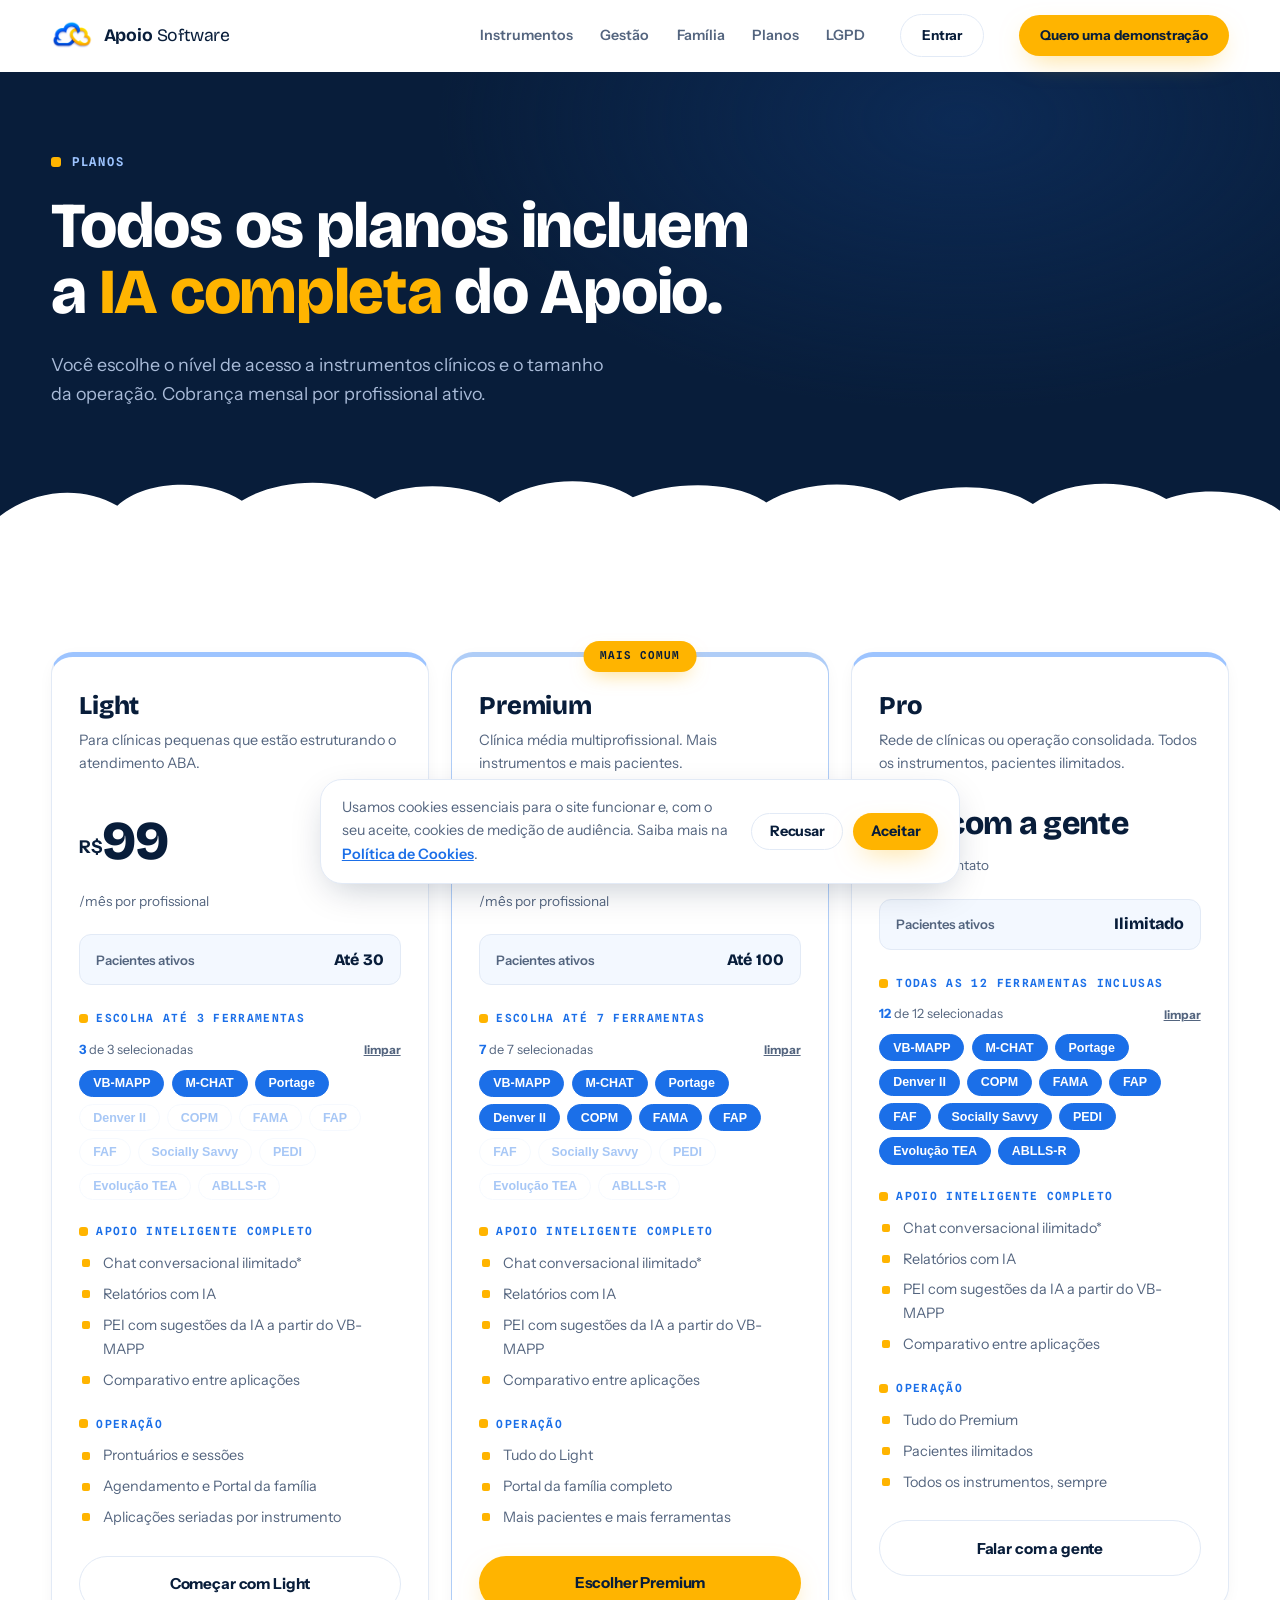
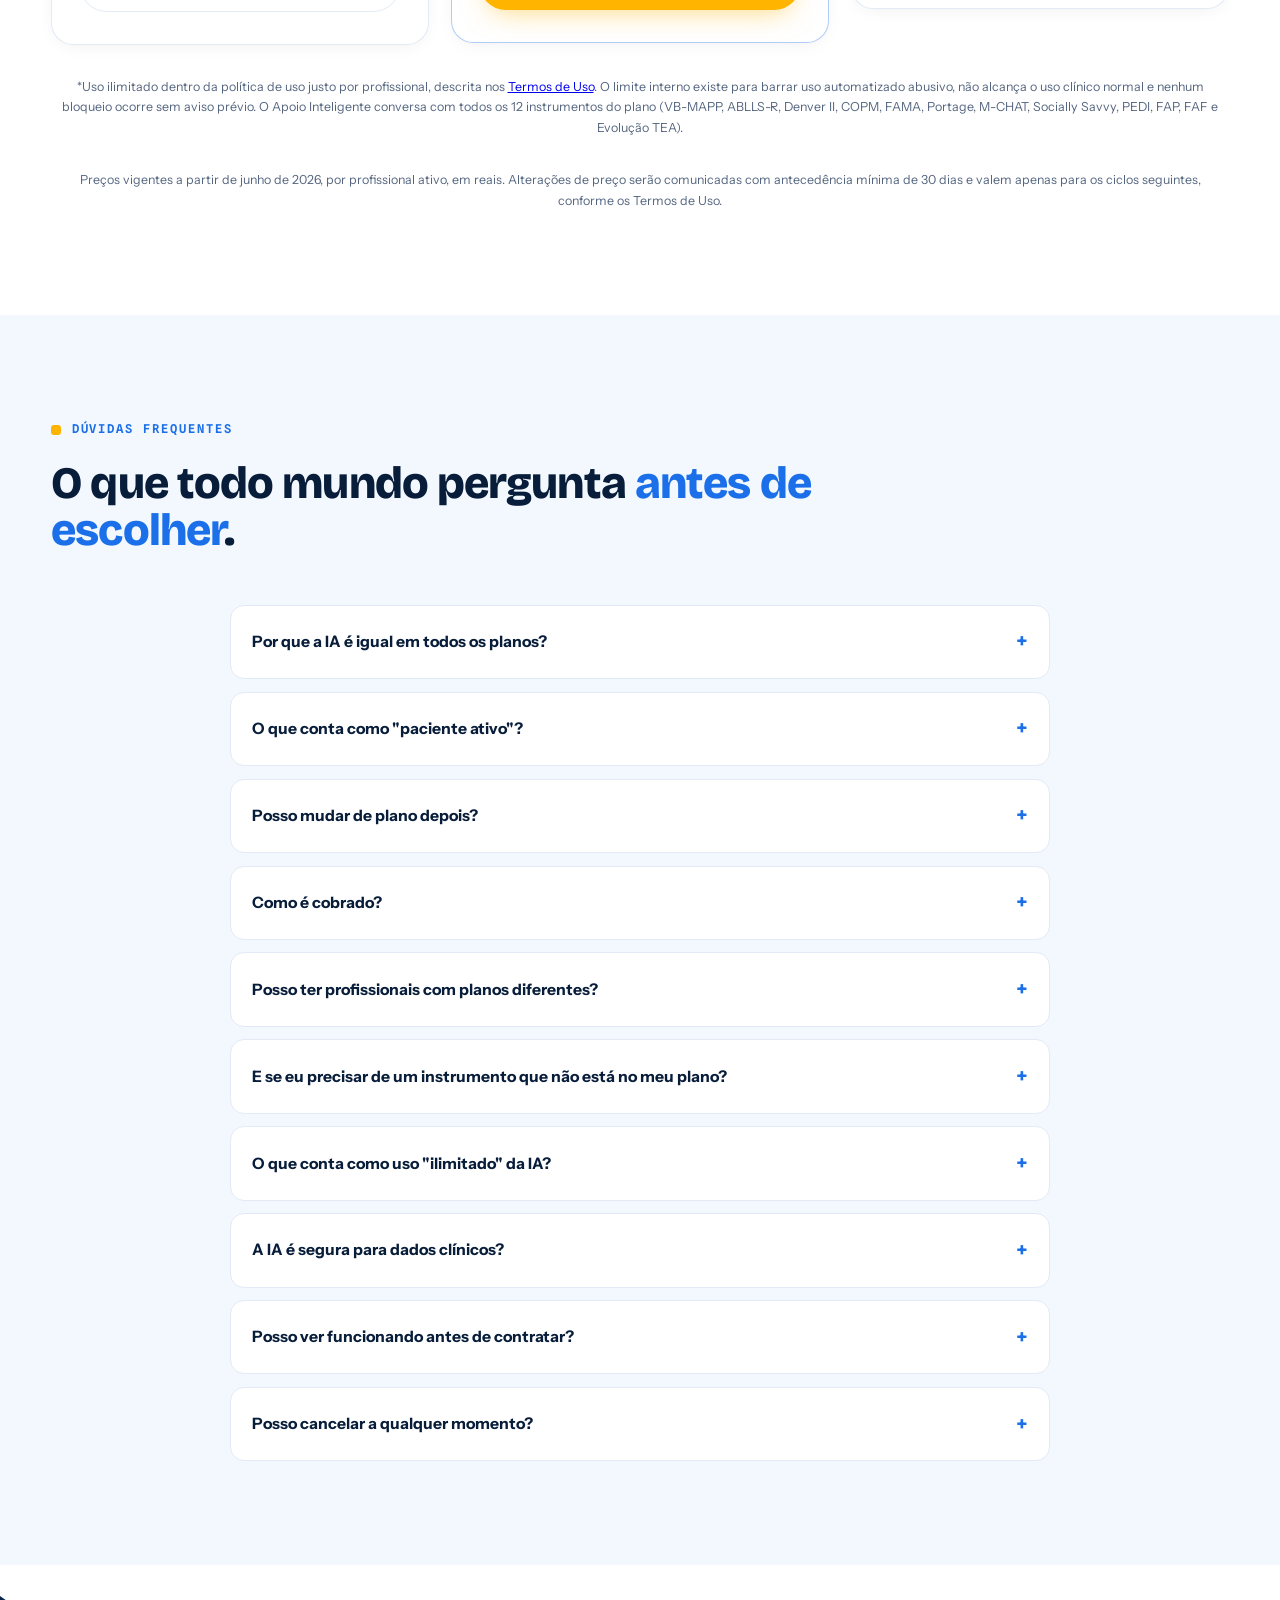
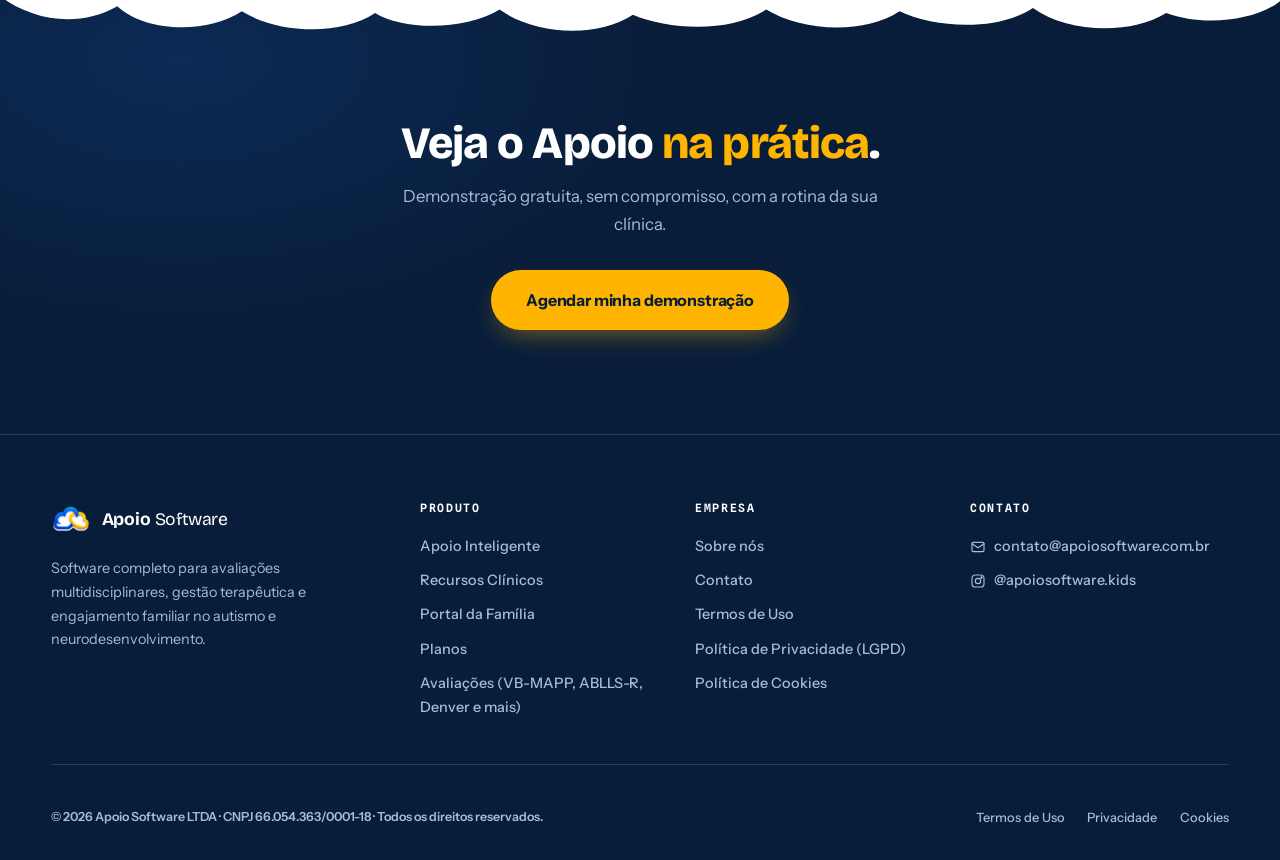
<file: planos.html>
<!DOCTYPE html>
<html lang="pt-BR">
<head>
  <meta charset="UTF-8">
  <meta name="viewport" content="width=device-width, initial-scale=1.0">
  <title>Planos | Apoio Software</title>
  <meta name="description" content="Planos do Apoio Software: Light, Premium e Pro. Todos incluem a IA completa do Apoio. Cobrança mensal por profissional ativo.">
  <link rel="canonical" href="https://apoiosoftware.com.br/planos">
  <link rel="icon" type="image/png" href="assets/favicon.png">
  <link rel="preconnect" href="https://fonts.googleapis.com">
  <link rel="preconnect" href="https://fonts.gstatic.com" crossorigin>
  <link href="https://fonts.googleapis.com/css2?family=Bricolage+Grotesque:opsz,wght@12..96,400;12..96,700;12..96,800&family=Instrument+Sans:wght@400;500;600;700&family=Spline+Sans+Mono:wght@500;600&display=swap" rel="stylesheet">
  <link rel="stylesheet" href="css/style.css">
</head>
<body>

  <a class="skip-link" href="#conteudo">Pular para o conteúdo</a>

  <header class="site-header">
    <div class="container header-inner">
      <a href="/" class="brand" aria-label="Apoio Software, início">
        <img src="assets/logo-96.png" srcset="assets/logo-96.png 1x, assets/logo-320.png 2x" alt="Logo do Apoio Software" width="42" height="42">
        <span class="brand-name"><strong>Apoio</strong> Software</span>
      </a>
      <nav class="main-nav" aria-label="Navegação principal">
        <a href="/#instrumentos">Instrumentos</a>
        <a href="/#gestao">Gestão</a>
        <a href="/#familia">Família</a>
        <a href="/planos">Planos</a>
        <a href="/#seguranca">LGPD</a>
      </nav>
      <a href="https://portal.apoiosoftware.com.br" class="btn btn-outline btn-header btn-entrar">Entrar</a>
      <a href="/#demonstracao" class="btn btn-primary btn-header"><span class="cta-longo">Quero uma demonstração</span><span class="cta-curto">Agendar demo</span></a>
      <button class="nav-toggle" aria-label="Abrir menu" aria-expanded="false"><span></span><span></span><span></span></button>
    </div>
  </header>

  <main id="conteudo">

  <!-- ======================= HERO ======================= -->
  <section class="page-hero" aria-labelledby="planos-title">
    <div class="container">
      <p class="eyebrow reveal" style="color: var(--azul-claro);">Planos</p>
      <h1 id="planos-title" class="reveal delay-1">Todos os planos incluem a <span class="am">IA completa</span> do Apoio.</h1>
      <p class="hero-sub reveal delay-2">Você escolhe o nível de acesso a instrumentos clínicos e o tamanho da operação. Cobrança mensal por profissional ativo.</p>
    </div>
    <svg class="cloud-divider" viewBox="0 0 1440 90" preserveAspectRatio="none" aria-hidden="true">
      <path d="M0,90 L0,52 C40,20 92,16 132,40 C162,10 232,6 272,34 C312,8 382,4 422,32 C452,12 522,10 562,36 C602,6 672,2 712,30 C752,12 822,8 862,36 C902,10 972,6 1012,34 C1052,14 1122,10 1162,38 C1202,8 1272,6 1312,32 C1352,16 1412,22 1440,46 L1440,90 Z"/>
    </svg>
  </section>

  <!-- ======================= PLANOS ======================= -->
  <section class="section" id="planos" aria-labelledby="planos-grid-title">
    <div class="container">
      <h2 id="planos-grid-title" style="position:absolute;left:-9999px;">Os três planos</h2>
      <div class="planos-grid">

        <!-- LIGHT -->
        <article class="plano-card reveal">
          <h3 class="plano-nome">Light</h3>
          <p class="plano-desc">Para clínicas pequenas que estão estruturando o atendimento ABA.</p>
          <div class="plano-preco"><span class="moeda">R$</span><span class="valor">99</span></div>
          <p class="plano-preco-sub">/mês por profissional</p>
          <div class="plano-limite"><span class="rotulo">Pacientes ativos</span><span class="valor">Até 30</span></div>

          <p class="plano-secao">Escolha até 3 ferramentas</p>
          <div class="tools-contador">
            <span><span class="num" data-contador="light">3</span> de 3 selecionadas</span>
            <button type="button" class="btn-limpar" data-limpar="light">limpar</button>
          </div>
          <div class="tools-pills" data-plano="light" role="group" aria-label="Ferramentas do plano Light"></div>

          <p class="plano-secao">Apoio Inteligente completo</p>
          <ul class="plano-lista">
            <li>Chat conversacional ilimitado*</li>
            <li>Relatórios com IA</li>
            <li>PEI com sugestões da IA a partir do VB-MAPP</li>
            <li>Comparativo entre aplicações</li>
          </ul>

          <p class="plano-secao">Operação</p>
          <ul class="plano-lista">
            <li>Prontuários e sessões</li>
            <li>Agendamento e Portal da família</li>
            <li>Aplicações seriadas por instrumento</li>
          </ul>

          <div class="plano-cta">
            <a class="btn btn-outline btn-full" href="/?plano=light#demonstracao">Começar com Light</a>
          </div>
        </article>

        <!-- PREMIUM -->
        <article class="plano-card destaque reveal delay-1">
          <span class="plano-selo">Mais comum</span>
          <h3 class="plano-nome">Premium</h3>
          <p class="plano-desc">Clínica média multiprofissional. Mais instrumentos e mais pacientes.</p>
          <div class="plano-preco"><span class="moeda">R$</span><span class="valor">149</span></div>
          <p class="plano-preco-sub">/mês por profissional</p>
          <div class="plano-limite"><span class="rotulo">Pacientes ativos</span><span class="valor">Até 100</span></div>

          <p class="plano-secao">Escolha até 7 ferramentas</p>
          <div class="tools-contador">
            <span><span class="num" data-contador="premium">7</span> de 7 selecionadas</span>
            <button type="button" class="btn-limpar" data-limpar="premium">limpar</button>
          </div>
          <div class="tools-pills" data-plano="premium" role="group" aria-label="Ferramentas do plano Premium"></div>

          <p class="plano-secao">Apoio Inteligente completo</p>
          <ul class="plano-lista">
            <li>Chat conversacional ilimitado*</li>
            <li>Relatórios com IA</li>
            <li>PEI com sugestões da IA a partir do VB-MAPP</li>
            <li>Comparativo entre aplicações</li>
          </ul>

          <p class="plano-secao">Operação</p>
          <ul class="plano-lista">
            <li>Tudo do Light</li>
            <li>Portal da família completo</li>
            <li>Mais pacientes e mais ferramentas</li>
          </ul>

          <div class="plano-cta">
            <a class="btn btn-primary btn-full" href="/?plano=premium#demonstracao">Escolher Premium</a>
          </div>
        </article>

        <!-- PRO -->
        <article class="plano-card reveal delay-2">
          <h3 class="plano-nome">Pro</h3>
          <p class="plano-desc">Rede de clínicas ou operação consolidada. Todos os instrumentos, pacientes ilimitados.</p>
          <div class="plano-preco"><span class="valor valor-contato">Fale com a gente</span></div>
          <p class="plano-preco-sub">Entre em contato</p>
          <div class="plano-limite"><span class="rotulo">Pacientes ativos</span><span class="valor">Ilimitado</span></div>

          <p class="plano-secao">Todas as 12 ferramentas inclusas</p>
          <div class="tools-contador">
            <span><span class="num" data-contador="pro">12</span> de 12 selecionadas</span>
            <button type="button" class="btn-limpar" data-limpar="pro">limpar</button>
          </div>
          <div class="tools-pills" data-plano="pro" role="group" aria-label="Ferramentas do plano Pro"></div>

          <p class="plano-secao">Apoio Inteligente completo</p>
          <ul class="plano-lista">
            <li>Chat conversacional ilimitado*</li>
            <li>Relatórios com IA</li>
            <li>PEI com sugestões da IA a partir do VB-MAPP</li>
            <li>Comparativo entre aplicações</li>
          </ul>

          <p class="plano-secao">Operação</p>
          <ul class="plano-lista">
            <li>Tudo do Premium</li>
            <li>Pacientes ilimitados</li>
            <li>Todos os instrumentos, sempre</li>
          </ul>

          <div class="plano-cta">
            <a class="btn btn-outline btn-full" href="/?plano=pro#demonstracao">Falar com a gente</a>
          </div>
        </article>
      </div>

      <p class="plano-nota">*Uso ilimitado dentro da política de uso justo por profissional, descrita nos <a href="/termos-de-uso">Termos de Uso</a>. O limite interno existe para barrar uso automatizado abusivo, não alcança o uso clínico normal e nenhum bloqueio ocorre sem aviso prévio. O Apoio Inteligente conversa com todos os 12 instrumentos do plano (VB-MAPP, ABLLS-R, Denver II, COPM, FAMA, Portage, M-CHAT, Socially Savvy, PEDI, FAP, FAF e Evolução TEA).</p>
      <p class="plano-nota">Preços vigentes a partir de junho de 2026, por profissional ativo, em reais. Alterações de preço serão comunicadas com antecedência mínima de 30 dias e valem apenas para os ciclos seguintes, conforme os Termos de Uso.</p>
    </div>
  </section>

  <!-- ======================= FAQ ======================= -->
  <section class="section tint" id="faq" aria-labelledby="faq-title">
    <div class="container">
      <div class="section-head reveal">
        <p class="eyebrow">Dúvidas frequentes</p>
        <h2 id="faq-title">O que todo mundo pergunta <span class="az">antes de escolher</span>.</h2>
      </div>
      <div class="faq-lista reveal delay-1">
        <details class="faq-item">
          <summary>Por que a IA é igual em todos os planos?</summary>
          <div class="faq-resp">Acreditamos que IA é parte essencial do trabalho clínico moderno, não um luxo. Quem está começando precisa tanto da IA quanto quem já tem operação grande. Os planos se diferenciam por quantidade de instrumentos clínicos e pacientes ativos, não pelo acesso à inteligência.</div>
        </details>
        <details class="faq-item">
          <summary>O que conta como "paciente ativo"?</summary>
          <div class="faq-resp">É um paciente em atendimento corrente, com vínculo a pelo menos um profissional da clínica. Pacientes inativados (alta, transferência) não contam.</div>
        </details>
        <details class="faq-item">
          <summary>Posso mudar de plano depois?</summary>
          <div class="faq-resp">Sim, a qualquer momento. Upgrade ativa imediato, com cobrança proporcional. Downgrade efetiva no próximo ciclo. Cancelamento sem multa.</div>
        </details>
        <details class="faq-item">
          <summary>Como é cobrado?</summary>
          <div class="faq-resp">Mensalmente, por profissional ativo. Adicionou profissional no meio do mês? Cobrança proporcional. Inativou? Para de contar no próximo ciclo.</div>
        </details>
        <details class="faq-item">
          <summary>Posso ter profissionais com planos diferentes?</summary>
          <div class="faq-resp">Não. O plano é da clínica e vale para todos os profissionais. Você escolhe o nível conforme o tamanho e a necessidade da operação.</div>
        </details>
        <details class="faq-item">
          <summary>E se eu precisar de um instrumento que não está no meu plano?</summary>
          <div class="faq-resp">Faz upgrade para o próximo plano. Não temos cobrança avulsa por instrumento: preferimos manter simples, com 3 planos e 3 níveis de operação.</div>
        </details>
        <details class="faq-item">
          <summary>O que conta como uso "ilimitado" da IA?</summary>
          <div class="faq-resp">Uso normal de um profissional clínico, sem limite explícito. Existe um limite interno de proteção para evitar abuso (scripts automatizados, por exemplo) que não chega perto do uso real de ninguém. Se você atingir, é sinal de bug ou abuso, e a gente entra em contato.</div>
        </details>
        <details class="faq-item">
          <summary>A IA é segura para dados clínicos?</summary>
          <div class="faq-resp">Sim, em seis camadas: pseudonimização automática (nome vira código) antes da chamada; sanitização anti-injeção nos dados que retornam das ferramentas internas; contrato com a OpenAI (DPA + cláusulas contratuais padrão, como descrito na <a href="/politica-de-privacidade">Política de Privacidade</a>); a IA só vê pacientes do profissional logado, com validação no servidor; auditoria completa LGPD por chamada; e eliminação de dados a pedido do titular (LGPD, Art. 18, VI).</div>
        </details>
        <details class="faq-item">
          <summary>Posso ver funcionando antes de contratar?</summary>
          <div class="faq-resp">Sim. Agende uma demonstração gratuita: mostramos o Apoio Inteligente respondendo, o relatório saindo e a agenda organizada, com cenários do tamanho da sua clínica.</div>
        </details>
        <details class="faq-item">
          <summary>Posso cancelar a qualquer momento?</summary>
          <div class="faq-resp">Sim. Sem fidelidade, sem multa. Cancelou, exporta seus dados quando quiser.</div>
        </details>
      </div>
    </div>
  </section>

  <!-- ======================= CTA FINAL ======================= -->
  <section class="section section-lead cta-final" aria-labelledby="cta-planos-title">
    <svg class="cloud-divider to-navy" viewBox="0 0 1440 90" preserveAspectRatio="none" aria-hidden="true">
      <path d="M0,90 L0,52 C40,20 92,16 132,40 C162,10 232,6 272,34 C312,8 382,4 422,32 C452,12 522,10 562,36 C602,6 672,2 712,30 C752,12 822,8 862,36 C902,10 972,6 1012,34 C1052,14 1122,10 1162,38 C1202,8 1272,6 1312,32 C1352,16 1412,22 1440,46 L1440,90 Z"/>
    </svg>
    <div class="container lead-inner">
      <h2 id="cta-planos-title" class="reveal">Veja o Apoio <span class="am">na prática</span>.</h2>
      <p class="reveal delay-1">Demonstração gratuita, sem compromisso, com a rotina da sua clínica.</p>
      <a href="/#demonstracao" class="btn btn-primary btn-lg reveal delay-2">Agendar minha demonstração</a>
    </div>
  </section>

  </main>

  <footer class="site-footer">
    <div class="container footer-grid">
      <div class="footer-brand">
        <a href="/" class="brand">
          <img src="assets/logo-96.png" srcset="assets/logo-96.png 1x, assets/logo-320.png 2x" alt="Logo do Apoio Software" width="40" height="40">
          <span class="brand-name"><strong>Apoio</strong> Software</span>
        </a>
        <p>Software completo para avaliações multidisciplinares, gestão terapêutica e engajamento familiar no autismo e neurodesenvolvimento.</p>
      </div>
      <nav class="footer-nav" aria-label="Produto">
        <h4>Produto</h4>
        <a href="/#apoio-inteligente">Apoio Inteligente</a>
        <a href="/#gestao">Recursos Clínicos</a>
        <a href="/#familia">Portal da Família</a>
        <a href="/planos">Planos</a>
        <a href="/#instrumentos">Avaliações (VB-MAPP, ABLLS-R, Denver e mais)</a>
      </nav>
      <nav class="footer-nav" aria-label="Empresa">
        <h4>Empresa</h4>
        <a href="/sobre">Sobre nós</a>
        <a href="/#demonstracao">Contato</a>
        <a href="/termos-de-uso">Termos de Uso</a>
        <a href="/politica-de-privacidade">Política de Privacidade (LGPD)</a>
        <a href="/politica-de-cookies">Política de Cookies</a>
      </nav>
      <nav class="footer-nav" aria-label="Contato">
        <h4>Contato</h4>
        <a href="mailto:contato@apoiosoftware.com.br">
          <svg class="ico" viewBox="0 0 24 24" aria-hidden="true"><rect x="3" y="5" width="18" height="14" rx="2"/><path d="M3 7l9 6 9-6"/></svg>
          contato@apoiosoftware.com.br</a>
        <a href="https://instagram.com/apoiosoftware.kids" rel="noopener">
          <svg class="ico" viewBox="0 0 24 24" aria-hidden="true"><rect x="3" y="3" width="18" height="18" rx="5"/><circle cx="12" cy="12" r="4"/><circle cx="17.2" cy="6.8" r="1"/></svg>
          @apoiosoftware.kids</a>
      </nav>
    </div>
    <div class="container footer-disclaimers">
      <div class="footer-bottom">
        <p class="footer-copy">© 2026 Apoio Software LTDA · CNPJ 66.054.363/0001-18 · Todos os direitos reservados.</p>
        <div class="footer-mini">
          <a href="/termos-de-uso">Termos de Uso</a>
          <a href="/politica-de-privacidade">Privacidade</a>
          <a href="/politica-de-cookies">Cookies</a>
        </div>
      </div>
    </div>
  </footer>

  <script src="js/main.js" defer></script>
  <script>
    (function () {
      'use strict';
      var FERRAMENTAS = [
        { id: 'vbmapp', nome: 'VB-MAPP' },
        { id: 'mchat', nome: 'M-CHAT' },
        { id: 'portage', nome: 'Portage' },
        { id: 'denver', nome: 'Denver II' },
        { id: 'copm', nome: 'COPM' },
        { id: 'fama', nome: 'FAMA' },
        { id: 'fap', nome: 'FAP' },
        { id: 'faf', nome: 'FAF' },
        { id: 'ss', nome: 'Socially Savvy' },
        { id: 'pedi', nome: 'PEDI' },
        { id: 'evtea', nome: 'Evolução TEA' },
        { id: 'abllsr', nome: 'ABLLS-R' }
      ];
      var LIMITES = { light: 3, premium: 7, pro: 12 };
      var selecao = {
        light: new Set(['vbmapp', 'mchat', 'portage']),
        premium: new Set(['vbmapp', 'mchat', 'portage', 'denver', 'copm', 'fama', 'fap']),
        pro: new Set(FERRAMENTAS.map(function (t) { return t.id; }))
      };

      function render(plano) {
        var caixa = document.querySelector('.tools-pills[data-plano="' + plano + '"]');
        if (!caixa) return;
        var limite = LIMITES[plano];
        var sel = selecao[plano];
        var lotado = sel.size >= limite;
        caixa.innerHTML = '';
        FERRAMENTAS.forEach(function (t) {
          var ativa = sel.has(t.id);
          var bloqueada = !ativa && lotado;
          var pill = document.createElement('button');
          pill.type = 'button';
          pill.className = 'tool-pill' + (ativa ? ' on' : '') + (bloqueada ? ' off' : '');
          pill.textContent = t.nome;
          pill.setAttribute('aria-pressed', String(ativa));
          if (bloqueada) pill.setAttribute('aria-disabled', 'true');
          pill.addEventListener('click', function () {
            if (ativa) sel.delete(t.id);
            else if (!bloqueada) sel.add(t.id);
            render(plano);
          });
          caixa.appendChild(pill);
        });
        var contador = document.querySelector('[data-contador="' + plano + '"]');
        if (contador) {
          contador.textContent = sel.size;
          contador.className = 'num' + (lotado ? ' cheio' : '');
        }
      }

      document.querySelectorAll('[data-limpar]').forEach(function (btn) {
        btn.addEventListener('click', function () {
          selecao[btn.dataset.limpar].clear();
          render(btn.dataset.limpar);
        });
      });

      render('light');
      render('premium');
      render('pro');
    })();
  </script>
</body>
</html>
</file>
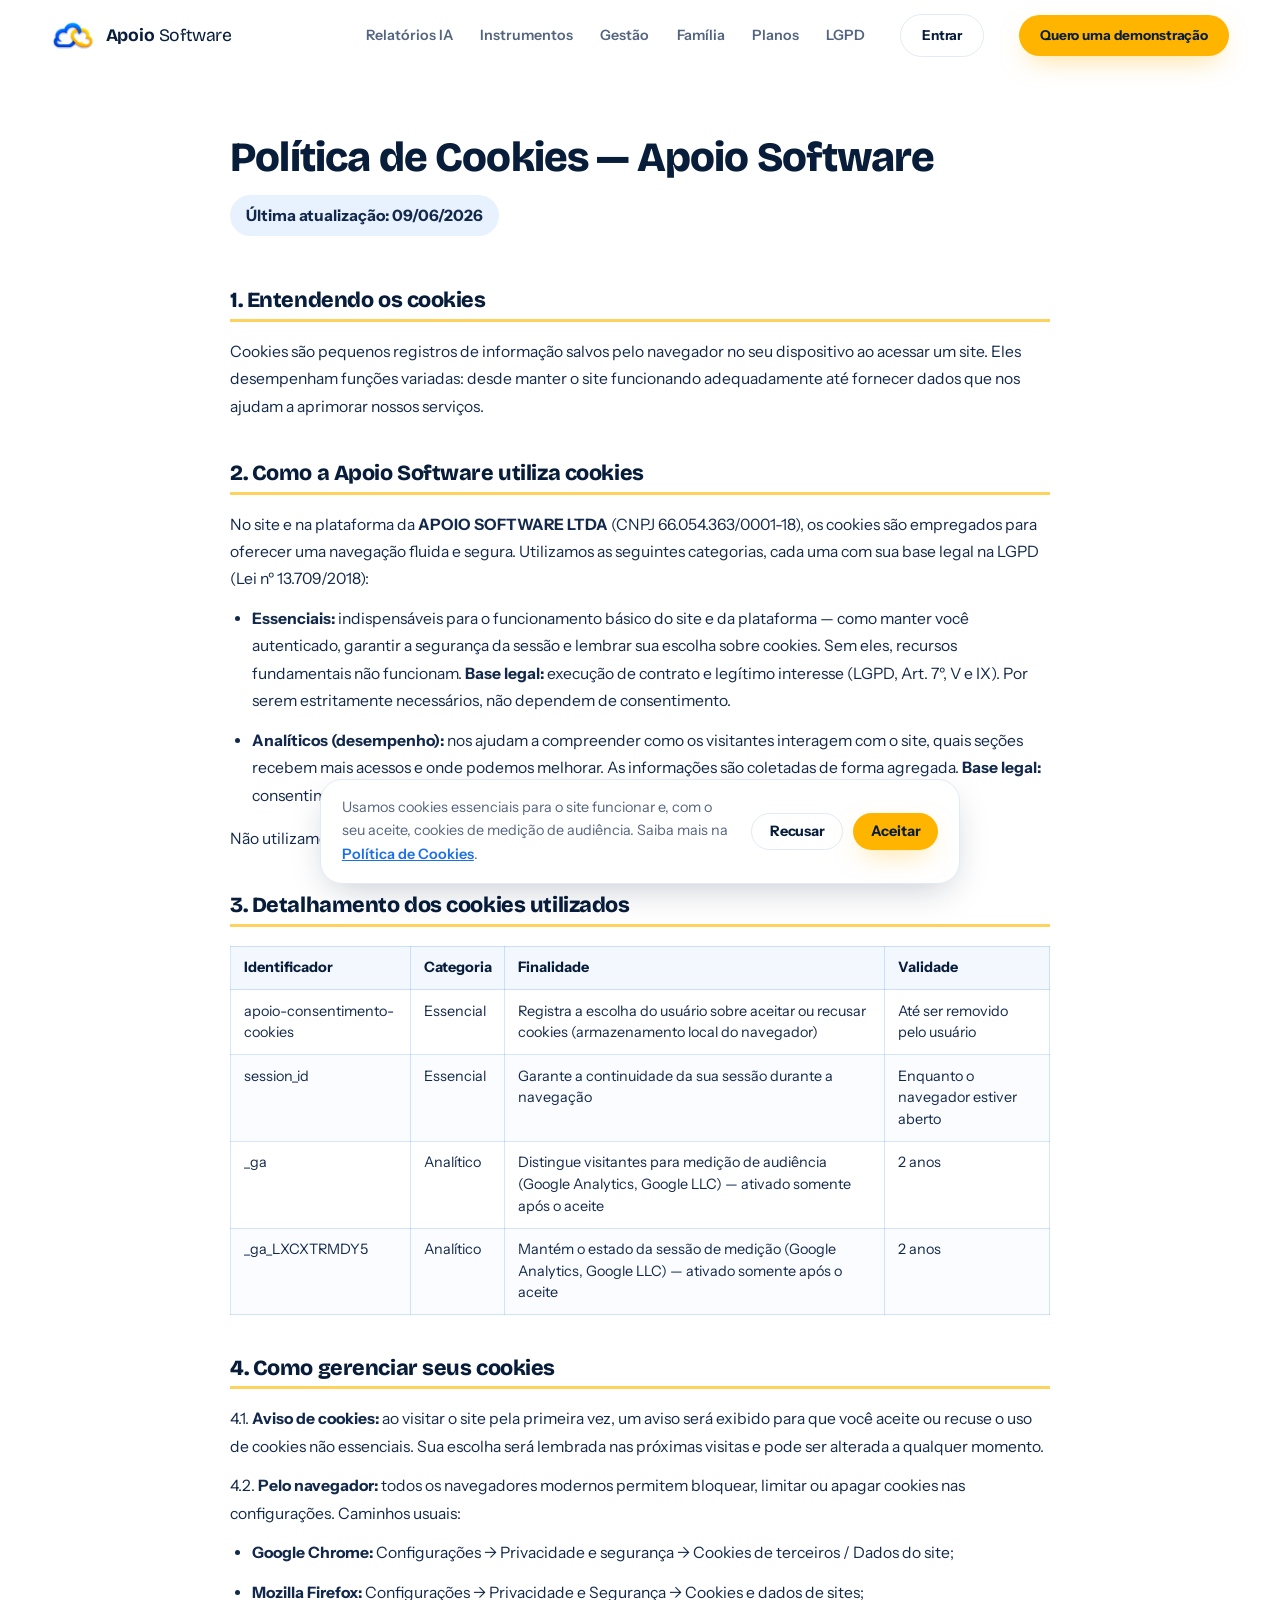
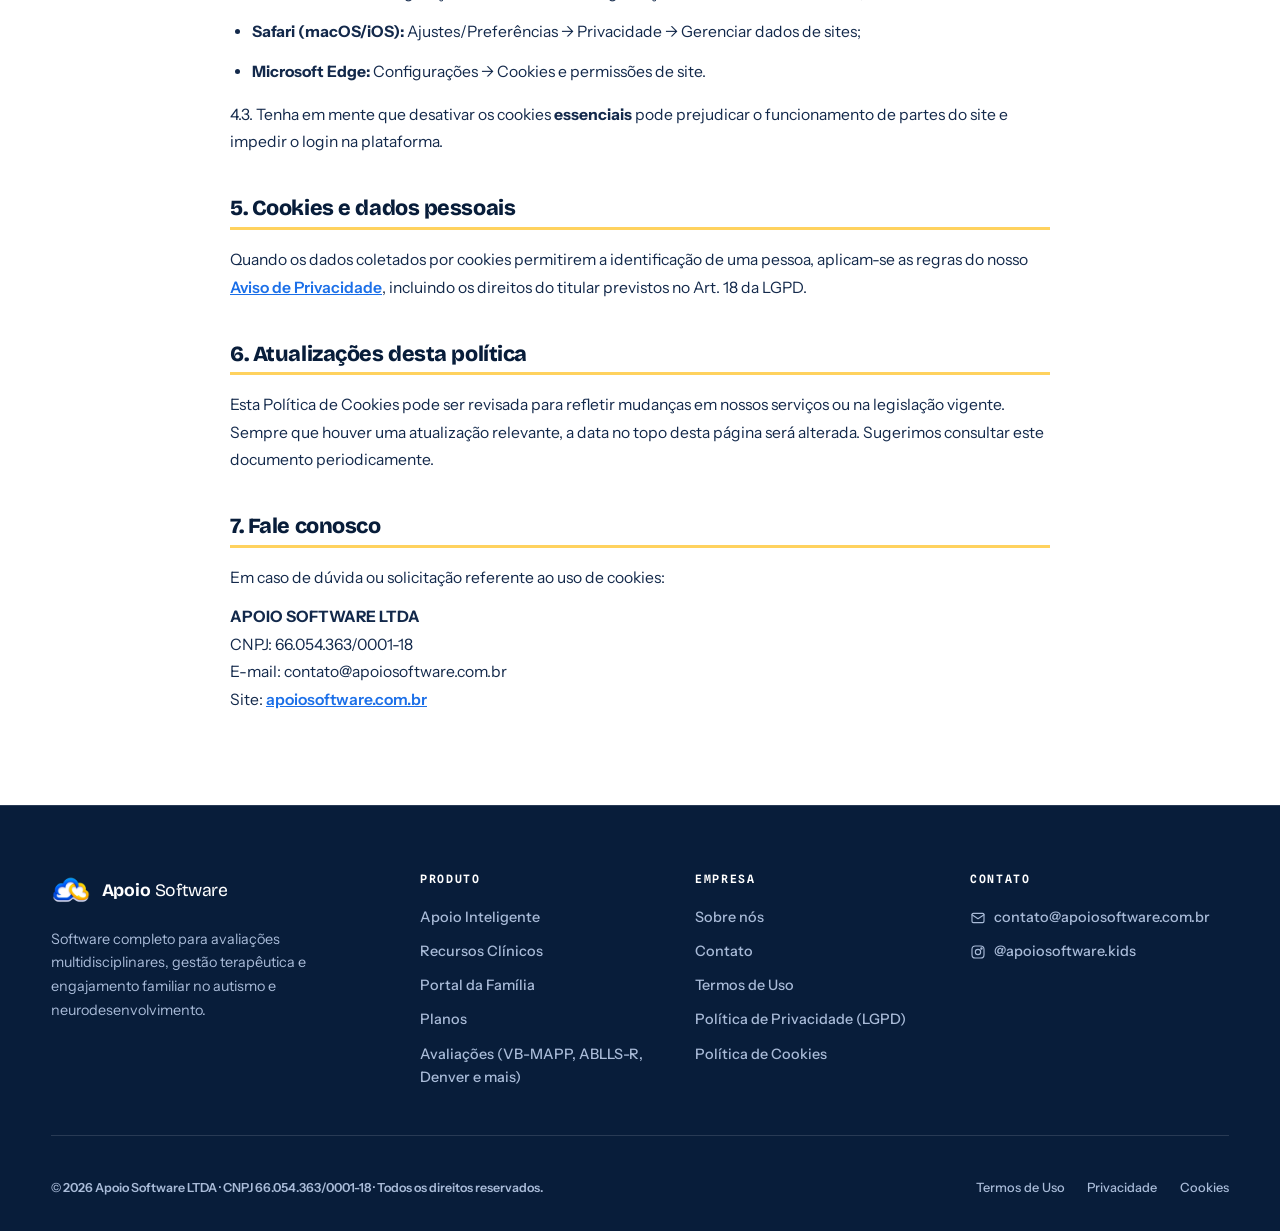
<file: politica-de-cookies.html>
<!DOCTYPE html>
<html lang="pt-BR">
<head>
  <meta charset="UTF-8">
  <meta name="viewport" content="width=device-width, initial-scale=1.0">
  <title>Política de Cookies — Apoio Software</title>
  <meta name="description" content="Política de Cookies do site e da plataforma Apoio Software.">
  <link rel="canonical" href="https://apoiosoftware.com.br/politica-de-cookies">
  <link rel="icon" type="image/png" href="assets/favicon.png">
  <link rel="preconnect" href="https://fonts.googleapis.com">
  <link rel="preconnect" href="https://fonts.gstatic.com" crossorigin>
  <link href="https://fonts.googleapis.com/css2?family=Bricolage+Grotesque:opsz,wght@12..96,400;12..96,700;12..96,800&family=Instrument+Sans:wght@400;500;600;700&family=Spline+Sans+Mono:wght@500;600&display=swap" rel="stylesheet">
  <link rel="stylesheet" href="css/style.css">
  <link rel="stylesheet" href="css/legal.css">
</head>
<body>

  <a class="skip-link" href="#conteudo">Pular para o conteúdo</a>

  <header class="site-header">
    <div class="container header-inner">
      <a href="/" class="brand" aria-label="Apoio Software — início">
        <img src="assets/logo-96.png" srcset="assets/logo-96.png 1x, assets/logo-320.png 2x" alt="Logo do Apoio Software" width="44" height="44">
        <span class="brand-name"><strong>Apoio</strong> Software</span>
      </a>
      <nav class="main-nav" aria-label="Navegação principal">
        <a href="/#relatorios">Relatórios IA</a>
        <a href="/#instrumentos">Instrumentos</a>
        <a href="/#gestao">Gestão</a>
        <a href="/#familia">Família</a>
        <a href="/planos">Planos</a>
        <a href="/#seguranca">LGPD</a>
      </nav>
      <a href="https://portal.apoiosoftware.com.br" class="btn btn-outline btn-header btn-entrar">Entrar</a>
      <a href="/#demonstracao" class="btn btn-primary btn-header"><span class="cta-longo">Quero uma demonstração</span><span class="cta-curto">Agendar demo</span></a>
      <button class="nav-toggle" aria-label="Abrir menu" aria-expanded="false"><span></span><span></span><span></span></button>
    </div>
  </header>

  <main class="legal-page" id="conteudo">
    <div class="container legal-container">
      <h1>Política de Cookies — Apoio Software</h1>
      <p class="legal-updated">Última atualização: 09/06/2026</p>

      <h2>1. Entendendo os cookies</h2>
      <p>Cookies são pequenos registros de informação salvos pelo navegador no seu dispositivo ao acessar um site. Eles desempenham funções variadas: desde manter o site funcionando adequadamente até fornecer dados que nos ajudam a aprimorar nossos serviços.</p>

      <h2>2. Como a Apoio Software utiliza cookies</h2>
      <p>No site e na plataforma da <strong>APOIO SOFTWARE LTDA</strong> (CNPJ 66.054.363/0001-18), os cookies são empregados para oferecer uma navegação fluida e segura. Utilizamos as seguintes categorias, cada uma com sua base legal na LGPD (Lei nº 13.709/2018):</p>
      <ul>
        <li><strong>Essenciais:</strong> indispensáveis para o funcionamento básico do site e da plataforma — como manter você autenticado, garantir a segurança da sessão e lembrar sua escolha sobre cookies. Sem eles, recursos fundamentais não funcionam. <strong>Base legal:</strong> execução de contrato e legítimo interesse (LGPD, Art. 7º, V e IX). Por serem estritamente necessários, não dependem de consentimento.</li>
        <li><strong>Analíticos (desempenho):</strong> nos ajudam a compreender como os visitantes interagem com o site, quais seções recebem mais acessos e onde podemos melhorar. As informações são coletadas de forma agregada. <strong>Base legal:</strong> consentimento (LGPD, Art. 7º, I) — esses cookies só são ativados se você aceitar no aviso de cookies.</li>
      </ul>
      <p>Não utilizamos cookies de publicidade nem de rastreamento entre sites de terceiros.</p>

      <h2>3. Detalhamento dos cookies utilizados</h2>
      <table>
        <thead>
          <tr><th>Identificador</th><th>Categoria</th><th>Finalidade</th><th>Validade</th></tr>
        </thead>
        <tbody>
          <tr><td>apoio-consentimento-cookies</td><td>Essencial</td><td>Registra a escolha do usuário sobre aceitar ou recusar cookies (armazenamento local do navegador)</td><td>Até ser removido pelo usuário</td></tr>
          <tr><td>session_id</td><td>Essencial</td><td>Garante a continuidade da sua sessão durante a navegação</td><td>Enquanto o navegador estiver aberto</td></tr>
          <tr><td>_ga</td><td>Analítico</td><td>Distingue visitantes para medição de audiência (Google Analytics, Google LLC) — ativado somente após o aceite</td><td>2 anos</td></tr>
          <tr><td>_ga_LXCXTRMDY5</td><td>Analítico</td><td>Mantém o estado da sessão de medição (Google Analytics, Google LLC) — ativado somente após o aceite</td><td>2 anos</td></tr>
        </tbody>
      </table>

      <h2>4. Como gerenciar seus cookies</h2>
      <p>4.1. <strong>Aviso de cookies:</strong> ao visitar o site pela primeira vez, um aviso será exibido para que você aceite ou recuse o uso de cookies não essenciais. Sua escolha será lembrada nas próximas visitas e pode ser alterada a qualquer momento.</p>
      <p>4.2. <strong>Pelo navegador:</strong> todos os navegadores modernos permitem bloquear, limitar ou apagar cookies nas configurações. Caminhos usuais:</p>
      <ul>
        <li><strong>Google Chrome:</strong> Configurações → Privacidade e segurança → Cookies de terceiros / Dados do site;</li>
        <li><strong>Mozilla Firefox:</strong> Configurações → Privacidade e Segurança → Cookies e dados de sites;</li>
        <li><strong>Safari (macOS/iOS):</strong> Ajustes/Preferências → Privacidade → Gerenciar dados de sites;</li>
        <li><strong>Microsoft Edge:</strong> Configurações → Cookies e permissões de site.</li>
      </ul>
      <p>4.3. Tenha em mente que desativar os cookies <strong>essenciais</strong> pode prejudicar o funcionamento de partes do site e impedir o login na plataforma.</p>

      <h2>5. Cookies e dados pessoais</h2>
      <p>Quando os dados coletados por cookies permitirem a identificação de uma pessoa, aplicam-se as regras do nosso <a href="/politica-de-privacidade">Aviso de Privacidade</a>, incluindo os direitos do titular previstos no Art. 18 da LGPD.</p>

      <h2>6. Atualizações desta política</h2>
      <p>Esta Política de Cookies pode ser revisada para refletir mudanças em nossos serviços ou na legislação vigente. Sempre que houver uma atualização relevante, a data no topo desta página será alterada. Sugerimos consultar este documento periodicamente.</p>

      <h2>7. Fale conosco</h2>
      <p>Em caso de dúvida ou solicitação referente ao uso de cookies:</p>
      <p><strong>APOIO SOFTWARE LTDA</strong><br>
      CNPJ: 66.054.363/0001-18<br>
      E-mail: contato@apoiosoftware.com.br<br>
      Site: <a href="https://apoiosoftware.com.br">apoiosoftware.com.br</a></p>

    </div>
  </main>

  <footer class="site-footer">
    <div class="container footer-grid">
      <div class="footer-brand">
        <a href="/" class="brand">
          <img src="assets/logo-96.png" srcset="assets/logo-96.png 1x, assets/logo-320.png 2x" alt="Logo do Apoio Software" width="40" height="40">
          <span class="brand-name"><strong>Apoio</strong> Software</span>
        </a>
        <p>Software completo para avaliações multidisciplinares, gestão terapêutica e engajamento familiar no autismo e neurodesenvolvimento.</p>
      </div>
      <nav class="footer-nav" aria-label="Produto">
        <h4>Produto</h4>
        <a href="/#apoio-inteligente">Apoio Inteligente</a>
        <a href="/#gestao">Recursos Clínicos</a>
        <a href="/#familia">Portal da Família</a>
        <a href="/planos">Planos</a>
        <a href="/#instrumentos">Avaliações (VB-MAPP, ABLLS-R, Denver e mais)</a>
      </nav>
      <nav class="footer-nav" aria-label="Empresa">
        <h4>Empresa</h4>
        <a href="/sobre">Sobre nós</a>
        <a href="/#demonstracao">Contato</a>
        <a href="/termos-de-uso">Termos de Uso</a>
        <a href="/politica-de-privacidade">Política de Privacidade (LGPD)</a>
        <a href="/politica-de-cookies">Política de Cookies</a>
      </nav>
      <nav class="footer-nav" aria-label="Contato">
        <h4>Contato</h4>
        <a href="mailto:contato@apoiosoftware.com.br">
          <svg class="ico" viewBox="0 0 24 24" aria-hidden="true"><rect x="3" y="5" width="18" height="14" rx="2"/><path d="M3 7l9 6 9-6"/></svg>
          contato@apoiosoftware.com.br</a>
        <a href="https://instagram.com/apoiosoftware.kids" rel="noopener">
          <svg class="ico" viewBox="0 0 24 24" aria-hidden="true"><rect x="3" y="3" width="18" height="18" rx="5"/><circle cx="12" cy="12" r="4"/><circle cx="17.2" cy="6.8" r="1"/></svg>
          @apoiosoftware.kids</a>
      </nav>
    </div>
    <div class="container footer-disclaimers">
      <div class="footer-bottom">
        <p class="footer-copy">© 2026 Apoio Software LTDA · CNPJ 66.054.363/0001-18 · Todos os direitos reservados.</p>
        <div class="footer-mini">
          <a href="/termos-de-uso">Termos de Uso</a>
          <a href="/politica-de-privacidade">Privacidade</a>
          <a href="/politica-de-cookies">Cookies</a>
        </div>
      </div>
    </div>
  </footer>

  <script src="js/main.js" defer></script>
</body>
</html>
</file>
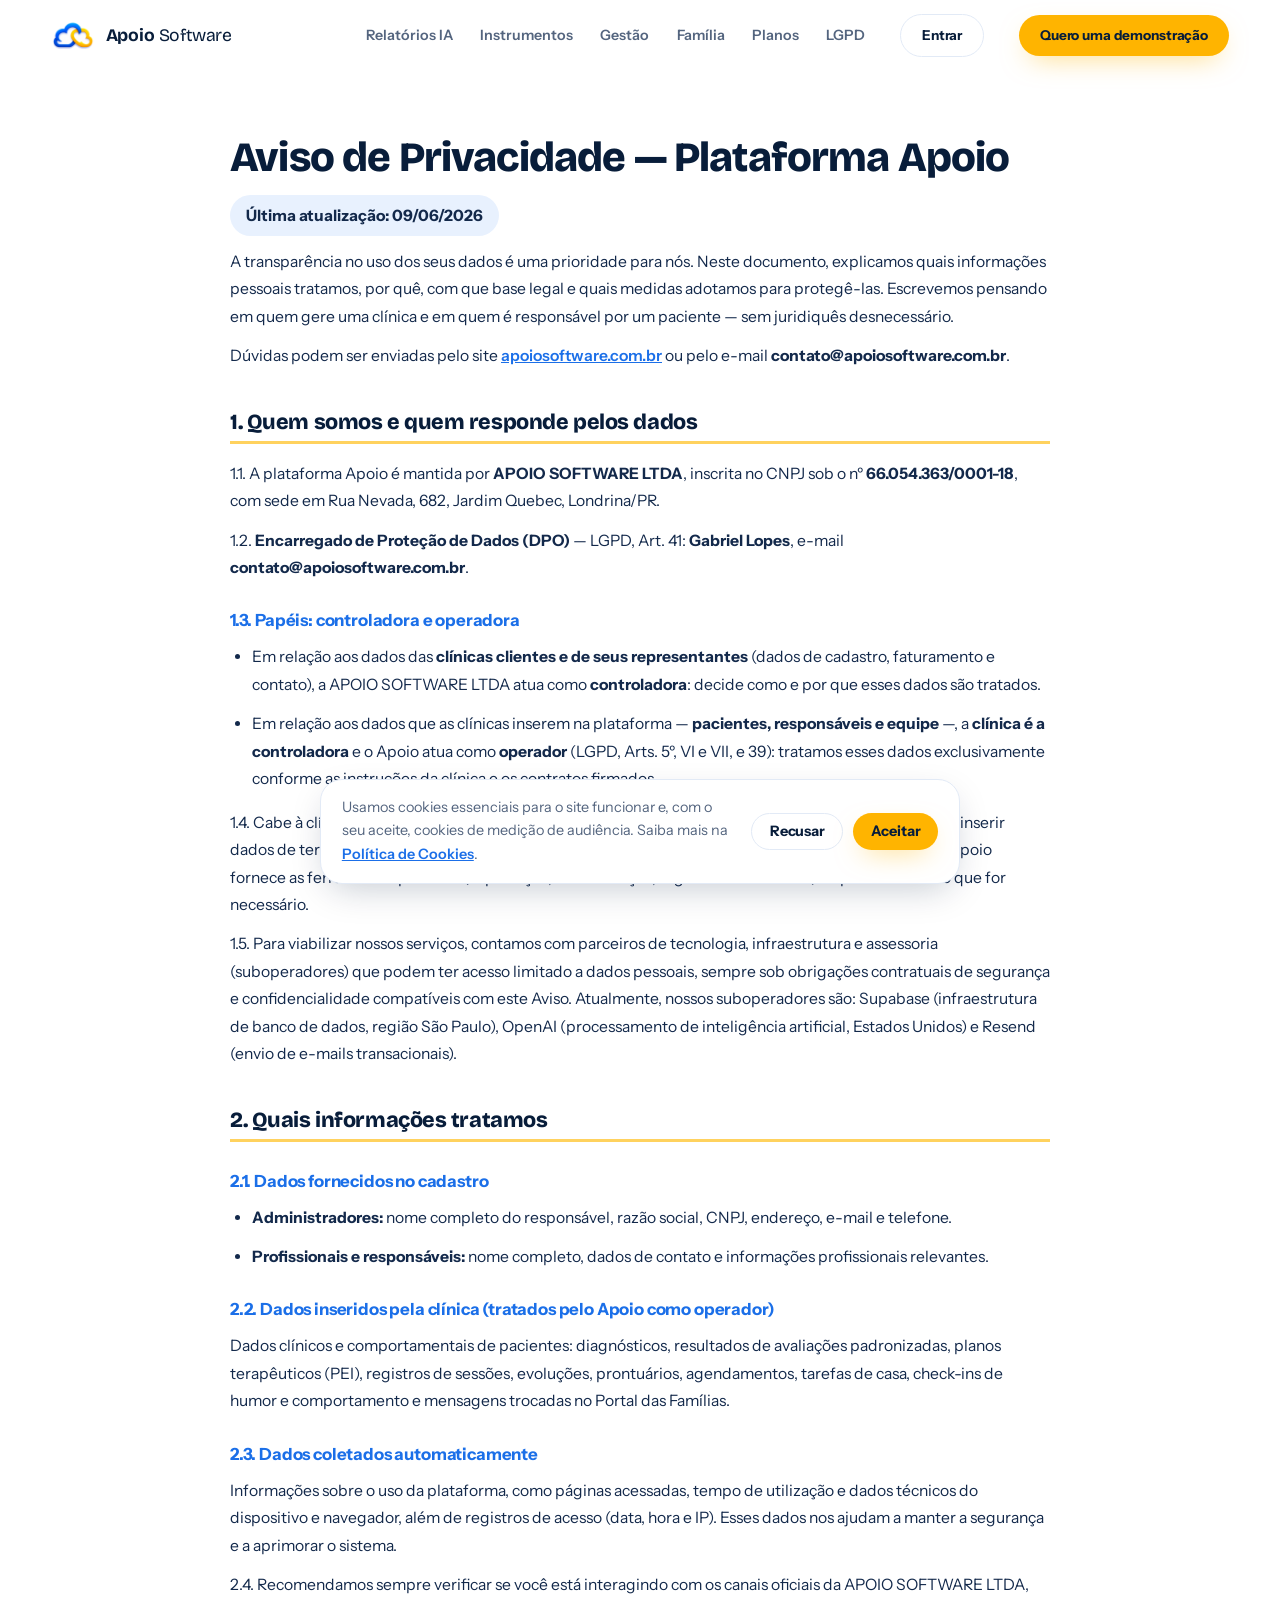
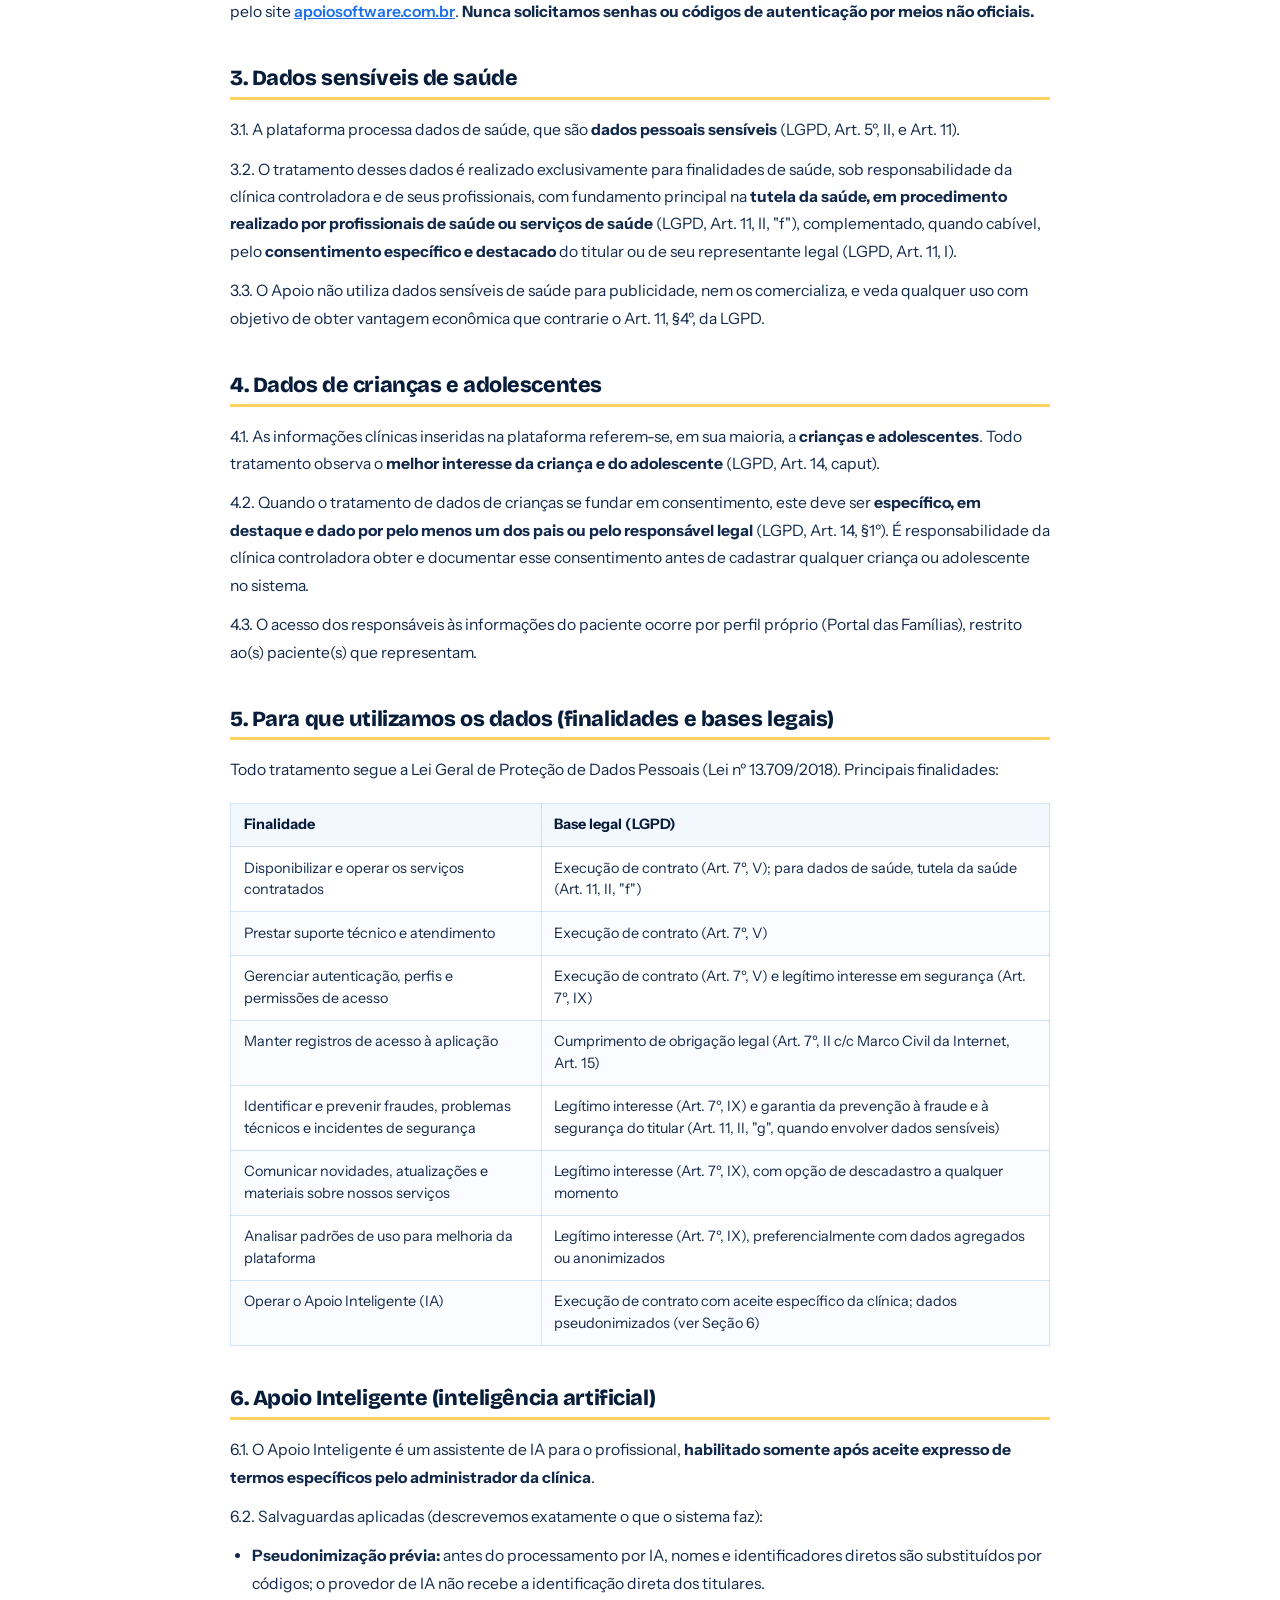
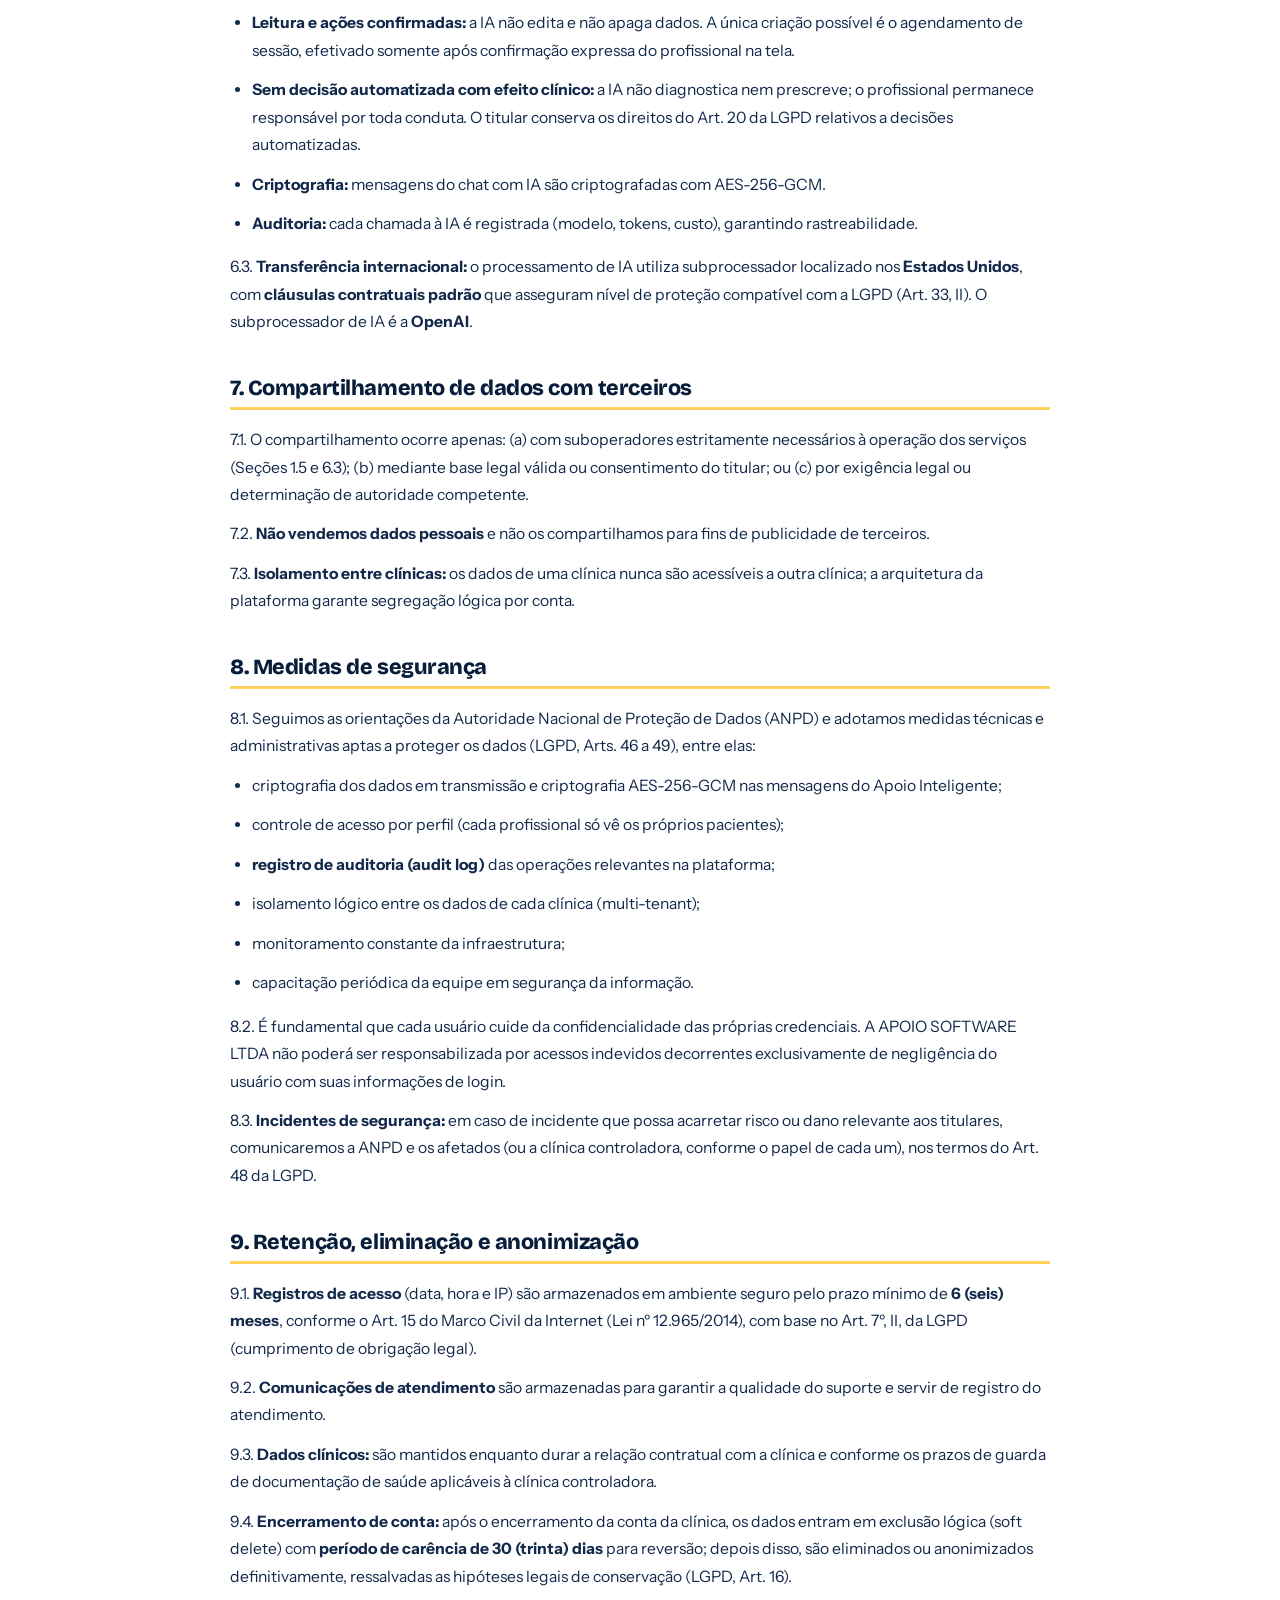
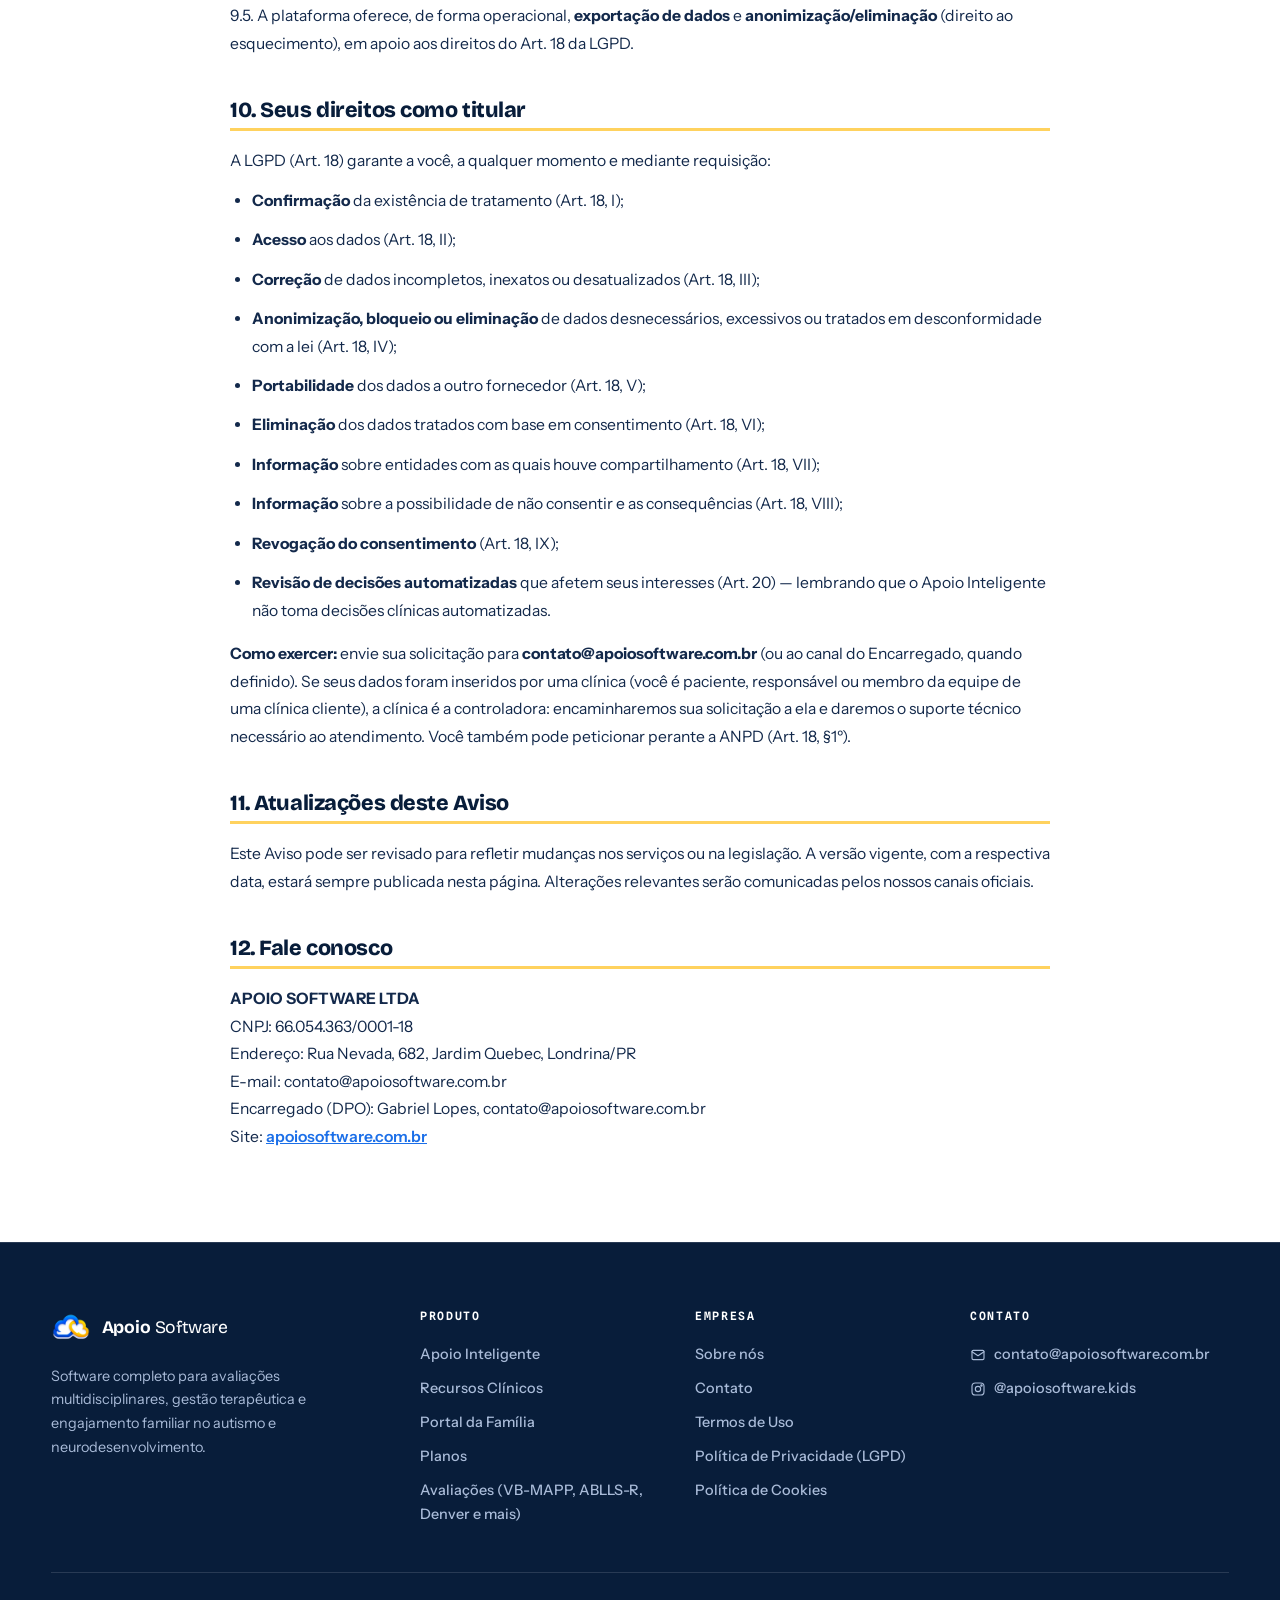
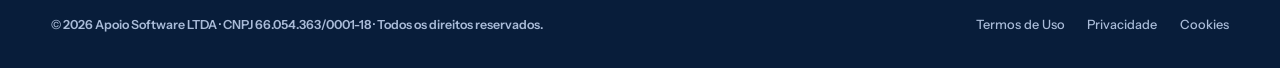
<file: politica-de-privacidade.html>
<!DOCTYPE html>
<html lang="pt-BR">
<head>
  <meta charset="UTF-8">
  <meta name="viewport" content="width=device-width, initial-scale=1.0">
  <title>Política de Privacidade — Apoio Software</title>
  <meta name="description" content="Aviso de Privacidade da plataforma Apoio Software.">
  <link rel="canonical" href="https://apoiosoftware.com.br/politica-de-privacidade">
  <link rel="icon" type="image/png" href="assets/favicon.png">
  <link rel="preconnect" href="https://fonts.googleapis.com">
  <link rel="preconnect" href="https://fonts.gstatic.com" crossorigin>
  <link href="https://fonts.googleapis.com/css2?family=Bricolage+Grotesque:opsz,wght@12..96,400;12..96,700;12..96,800&family=Instrument+Sans:wght@400;500;600;700&family=Spline+Sans+Mono:wght@500;600&display=swap" rel="stylesheet">
  <link rel="stylesheet" href="css/style.css">
  <link rel="stylesheet" href="css/legal.css">
</head>
<body>

  <a class="skip-link" href="#conteudo">Pular para o conteúdo</a>

  <header class="site-header">
    <div class="container header-inner">
      <a href="/" class="brand" aria-label="Apoio Software — início">
        <img src="assets/logo-96.png" srcset="assets/logo-96.png 1x, assets/logo-320.png 2x" alt="Logo do Apoio Software" width="44" height="44">
        <span class="brand-name"><strong>Apoio</strong> Software</span>
      </a>
      <nav class="main-nav" aria-label="Navegação principal">
        <a href="/#relatorios">Relatórios IA</a>
        <a href="/#instrumentos">Instrumentos</a>
        <a href="/#gestao">Gestão</a>
        <a href="/#familia">Família</a>
        <a href="/planos">Planos</a>
        <a href="/#seguranca">LGPD</a>
      </nav>
      <a href="https://portal.apoiosoftware.com.br" class="btn btn-outline btn-header btn-entrar">Entrar</a>
      <a href="/#demonstracao" class="btn btn-primary btn-header"><span class="cta-longo">Quero uma demonstração</span><span class="cta-curto">Agendar demo</span></a>
      <button class="nav-toggle" aria-label="Abrir menu" aria-expanded="false"><span></span><span></span><span></span></button>
    </div>
  </header>

  <main class="legal-page" id="conteudo">
    <div class="container legal-container">
      <h1>Aviso de Privacidade — Plataforma Apoio</h1>
      <p class="legal-updated">Última atualização: 09/06/2026</p>

      <p>A transparência no uso dos seus dados é uma prioridade para nós. Neste documento, explicamos quais informações pessoais tratamos, por quê, com que base legal e quais medidas adotamos para protegê-las. Escrevemos pensando em quem gere uma clínica e em quem é responsável por um paciente — sem juridiquês desnecessário.</p>
      <p>Dúvidas podem ser enviadas pelo site <a href="https://apoiosoftware.com.br">apoiosoftware.com.br</a> ou pelo e-mail <strong>contato@apoiosoftware.com.br</strong>.</p>

      <h2>1. Quem somos e quem responde pelos dados</h2>
      <p>1.1. A plataforma Apoio é mantida por <strong>APOIO SOFTWARE LTDA</strong>, inscrita no CNPJ sob o nº <strong>66.054.363/0001-18</strong>, com sede em Rua Nevada, 682, Jardim Quebec, Londrina/PR.</p>
      <p>1.2. <strong>Encarregado de Proteção de Dados (DPO)</strong> — LGPD, Art. 41: <strong>Gabriel Lopes</strong>, e-mail <strong>contato@apoiosoftware.com.br</strong>.</p>
      <h3>1.3. Papéis: controladora e operadora</h3>
      <ul>
        <li>Em relação aos dados das <strong>clínicas clientes e de seus representantes</strong> (dados de cadastro, faturamento e contato), a APOIO SOFTWARE LTDA atua como <strong>controladora</strong>: decide como e por que esses dados são tratados.</li>
        <li>Em relação aos dados que as clínicas inserem na plataforma — <strong>pacientes, responsáveis e equipe</strong> —, a <strong>clínica é a controladora</strong> e o Apoio atua como <strong>operador</strong> (LGPD, Arts. 5º, VI e VII, e 39): tratamos esses dados exclusivamente conforme as instruções da clínica e os contratos firmados.</li>
      </ul>
      <p>1.4. Cabe à clínica, como controladora, garantir que possui base legal e as autorizações devidas antes de inserir dados de terceiros na plataforma, e atender diretamente às solicitações dos titulares desses dados. O Apoio fornece as ferramentas para isso (exportação, anonimização, registros de auditoria) e apoia a clínica no que for necessário.</p>
      <p>1.5. Para viabilizar nossos serviços, contamos com parceiros de tecnologia, infraestrutura e assessoria (suboperadores) que podem ter acesso limitado a dados pessoais, sempre sob obrigações contratuais de segurança e confidencialidade compatíveis com este Aviso. Atualmente, nossos suboperadores são: Supabase (infraestrutura de banco de dados, região São Paulo), OpenAI (processamento de inteligência artificial, Estados Unidos) e Resend (envio de e-mails transacionais).</p>

      <h2>2. Quais informações tratamos</h2>
      <h3>2.1. Dados fornecidos no cadastro</h3>
      <ul>
        <li><strong>Administradores:</strong> nome completo do responsável, razão social, CNPJ, endereço, e-mail e telefone.</li>
        <li><strong>Profissionais e responsáveis:</strong> nome completo, dados de contato e informações profissionais relevantes.</li>
      </ul>
      <h3>2.2. Dados inseridos pela clínica (tratados pelo Apoio como operador)</h3>
      <p>Dados clínicos e comportamentais de pacientes: diagnósticos, resultados de avaliações padronizadas, planos terapêuticos (PEI), registros de sessões, evoluções, prontuários, agendamentos, tarefas de casa, check-ins de humor e comportamento e mensagens trocadas no Portal das Famílias.</p>
      <h3>2.3. Dados coletados automaticamente</h3>
      <p>Informações sobre o uso da plataforma, como páginas acessadas, tempo de utilização e dados técnicos do dispositivo e navegador, além de registros de acesso (data, hora e IP). Esses dados nos ajudam a manter a segurança e a aprimorar o sistema.</p>
      <p>2.4. Recomendamos sempre verificar se você está interagindo com os canais oficiais da APOIO SOFTWARE LTDA, pelo site <a href="https://apoiosoftware.com.br">apoiosoftware.com.br</a>. <strong>Nunca solicitamos senhas ou códigos de autenticação por meios não oficiais.</strong></p>

      <h2>3. Dados sensíveis de saúde</h2>
      <p>3.1. A plataforma processa dados de saúde, que são <strong>dados pessoais sensíveis</strong> (LGPD, Art. 5º, II, e Art. 11).</p>
      <p>3.2. O tratamento desses dados é realizado exclusivamente para finalidades de saúde, sob responsabilidade da clínica controladora e de seus profissionais, com fundamento principal na <strong>tutela da saúde, em procedimento realizado por profissionais de saúde ou serviços de saúde</strong> (LGPD, Art. 11, II, "f"), complementado, quando cabível, pelo <strong>consentimento específico e destacado</strong> do titular ou de seu representante legal (LGPD, Art. 11, I).</p>
      <p>3.3. O Apoio não utiliza dados sensíveis de saúde para publicidade, nem os comercializa, e veda qualquer uso com objetivo de obter vantagem econômica que contrarie o Art. 11, §4º, da LGPD.</p>

      <h2>4. Dados de crianças e adolescentes</h2>
      <p>4.1. As informações clínicas inseridas na plataforma referem-se, em sua maioria, a <strong>crianças e adolescentes</strong>. Todo tratamento observa o <strong>melhor interesse da criança e do adolescente</strong> (LGPD, Art. 14, caput).</p>
      <p>4.2. Quando o tratamento de dados de crianças se fundar em consentimento, este deve ser <strong>específico, em destaque e dado por pelo menos um dos pais ou pelo responsável legal</strong> (LGPD, Art. 14, §1º). É responsabilidade da clínica controladora obter e documentar esse consentimento antes de cadastrar qualquer criança ou adolescente no sistema.</p>
      <p>4.3. O acesso dos responsáveis às informações do paciente ocorre por perfil próprio (Portal das Famílias), restrito ao(s) paciente(s) que representam.</p>

      <h2>5. Para que utilizamos os dados (finalidades e bases legais)</h2>
      <p>Todo tratamento segue a Lei Geral de Proteção de Dados Pessoais (Lei nº 13.709/2018). Principais finalidades:</p>
      <table>
        <thead>
          <tr><th>Finalidade</th><th>Base legal (LGPD)</th></tr>
        </thead>
        <tbody>
          <tr><td>Disponibilizar e operar os serviços contratados</td><td>Execução de contrato (Art. 7º, V); para dados de saúde, tutela da saúde (Art. 11, II, "f")</td></tr>
          <tr><td>Prestar suporte técnico e atendimento</td><td>Execução de contrato (Art. 7º, V)</td></tr>
          <tr><td>Gerenciar autenticação, perfis e permissões de acesso</td><td>Execução de contrato (Art. 7º, V) e legítimo interesse em segurança (Art. 7º, IX)</td></tr>
          <tr><td>Manter registros de acesso à aplicação</td><td>Cumprimento de obrigação legal (Art. 7º, II c/c Marco Civil da Internet, Art. 15)</td></tr>
          <tr><td>Identificar e prevenir fraudes, problemas técnicos e incidentes de segurança</td><td>Legítimo interesse (Art. 7º, IX) e garantia da prevenção à fraude e à segurança do titular (Art. 11, II, "g", quando envolver dados sensíveis)</td></tr>
          <tr><td>Comunicar novidades, atualizações e materiais sobre nossos serviços</td><td>Legítimo interesse (Art. 7º, IX), com opção de descadastro a qualquer momento</td></tr>
          <tr><td>Analisar padrões de uso para melhoria da plataforma</td><td>Legítimo interesse (Art. 7º, IX), preferencialmente com dados agregados ou anonimizados</td></tr>
          <tr><td>Operar o Apoio Inteligente (IA)</td><td>Execução de contrato com aceite específico da clínica; dados pseudonimizados (ver Seção 6)</td></tr>
        </tbody>
      </table>

      <h2>6. Apoio Inteligente (inteligência artificial)</h2>
      <p>6.1. O Apoio Inteligente é um assistente de IA para o profissional, <strong>habilitado somente após aceite expresso de termos específicos pelo administrador da clínica</strong>.</p>
      <p>6.2. Salvaguardas aplicadas (descrevemos exatamente o que o sistema faz):</p>
      <ul>
        <li><strong>Pseudonimização prévia:</strong> antes do processamento por IA, nomes e identificadores diretos são substituídos por códigos; o provedor de IA não recebe a identificação direta dos titulares.</li>
        <li><strong>Leitura e ações confirmadas:</strong> a IA não edita e não apaga dados. A única criação possível é o agendamento de sessão, efetivado somente após confirmação expressa do profissional na tela.</li>
        <li><strong>Sem decisão automatizada com efeito clínico:</strong> a IA não diagnostica nem prescreve; o profissional permanece responsável por toda conduta. O titular conserva os direitos do Art. 20 da LGPD relativos a decisões automatizadas.</li>
        <li><strong>Criptografia:</strong> mensagens do chat com IA são criptografadas com AES-256-GCM.</li>
        <li><strong>Auditoria:</strong> cada chamada à IA é registrada (modelo, tokens, custo), garantindo rastreabilidade.</li>
      </ul>
      <p>6.3. <strong>Transferência internacional:</strong> o processamento de IA utiliza subprocessador localizado nos <strong>Estados Unidos</strong>, com <strong>cláusulas contratuais padrão</strong> que asseguram nível de proteção compatível com a LGPD (Art. 33, II). O subprocessador de IA é a <strong>OpenAI</strong>.</p>

      <h2>7. Compartilhamento de dados com terceiros</h2>
      <p>7.1. O compartilhamento ocorre apenas: (a) com suboperadores estritamente necessários à operação dos serviços (Seções 1.5 e 6.3); (b) mediante base legal válida ou consentimento do titular; ou (c) por exigência legal ou determinação de autoridade competente.</p>
      <p>7.2. <strong>Não vendemos dados pessoais</strong> e não os compartilhamos para fins de publicidade de terceiros.</p>
      <p>7.3. <strong>Isolamento entre clínicas:</strong> os dados de uma clínica nunca são acessíveis a outra clínica; a arquitetura da plataforma garante segregação lógica por conta.</p>

      <h2>8. Medidas de segurança</h2>
      <p>8.1. Seguimos as orientações da Autoridade Nacional de Proteção de Dados (ANPD) e adotamos medidas técnicas e administrativas aptas a proteger os dados (LGPD, Arts. 46 a 49), entre elas:</p>
      <ul>
        <li>criptografia dos dados em transmissão e criptografia AES-256-GCM nas mensagens do Apoio Inteligente;</li>
        <li>controle de acesso por perfil (cada profissional só vê os próprios pacientes);</li>
        <li><strong>registro de auditoria (audit log)</strong> das operações relevantes na plataforma;</li>
        <li>isolamento lógico entre os dados de cada clínica (multi-tenant);</li>
        <li>monitoramento constante da infraestrutura;</li>
        <li>capacitação periódica da equipe em segurança da informação.</li>
      </ul>
      <p>8.2. É fundamental que cada usuário cuide da confidencialidade das próprias credenciais. A APOIO SOFTWARE LTDA não poderá ser responsabilizada por acessos indevidos decorrentes exclusivamente de negligência do usuário com suas informações de login.</p>
      <p>8.3. <strong>Incidentes de segurança:</strong> em caso de incidente que possa acarretar risco ou dano relevante aos titulares, comunicaremos a ANPD e os afetados (ou a clínica controladora, conforme o papel de cada um), nos termos do Art. 48 da LGPD.</p>

      <h2>9. Retenção, eliminação e anonimização</h2>
      <p>9.1. <strong>Registros de acesso</strong> (data, hora e IP) são armazenados em ambiente seguro pelo prazo mínimo de <strong>6 (seis) meses</strong>, conforme o Art. 15 do Marco Civil da Internet (Lei nº 12.965/2014), com base no Art. 7º, II, da LGPD (cumprimento de obrigação legal).</p>
      <p>9.2. <strong>Comunicações de atendimento</strong> são armazenadas para garantir a qualidade do suporte e servir de registro do atendimento.</p>
      <p>9.3. <strong>Dados clínicos:</strong> são mantidos enquanto durar a relação contratual com a clínica e conforme os prazos de guarda de documentação de saúde aplicáveis à clínica controladora.</p>
      <p>9.4. <strong>Encerramento de conta:</strong> após o encerramento da conta da clínica, os dados entram em exclusão lógica (soft delete) com <strong>período de carência de 30 (trinta) dias</strong> para reversão; depois disso, são eliminados ou anonimizados definitivamente, ressalvadas as hipóteses legais de conservação (LGPD, Art. 16).</p>
      <p>9.5. A plataforma oferece, de forma operacional, <strong>exportação de dados</strong> e <strong>anonimização/eliminação</strong> (direito ao esquecimento), em apoio aos direitos do Art. 18 da LGPD.</p>

      <h2>10. Seus direitos como titular</h2>
      <p>A LGPD (Art. 18) garante a você, a qualquer momento e mediante requisição:</p>
      <ul>
        <li><strong>Confirmação</strong> da existência de tratamento (Art. 18, I);</li>
        <li><strong>Acesso</strong> aos dados (Art. 18, II);</li>
        <li><strong>Correção</strong> de dados incompletos, inexatos ou desatualizados (Art. 18, III);</li>
        <li><strong>Anonimização, bloqueio ou eliminação</strong> de dados desnecessários, excessivos ou tratados em desconformidade com a lei (Art. 18, IV);</li>
        <li><strong>Portabilidade</strong> dos dados a outro fornecedor (Art. 18, V);</li>
        <li><strong>Eliminação</strong> dos dados tratados com base em consentimento (Art. 18, VI);</li>
        <li><strong>Informação</strong> sobre entidades com as quais houve compartilhamento (Art. 18, VII);</li>
        <li><strong>Informação</strong> sobre a possibilidade de não consentir e as consequências (Art. 18, VIII);</li>
        <li><strong>Revogação do consentimento</strong> (Art. 18, IX);</li>
        <li><strong>Revisão de decisões automatizadas</strong> que afetem seus interesses (Art. 20) — lembrando que o Apoio Inteligente não toma decisões clínicas automatizadas.</li>
      </ul>
      <p><strong>Como exercer:</strong> envie sua solicitação para <strong>contato@apoiosoftware.com.br</strong> (ou ao canal do Encarregado, quando definido). Se seus dados foram inseridos por uma clínica (você é paciente, responsável ou membro da equipe de uma clínica cliente), a clínica é a controladora: encaminharemos sua solicitação a ela e daremos o suporte técnico necessário ao atendimento. Você também pode peticionar perante a ANPD (Art. 18, §1º).</p>

      <h2>11. Atualizações deste Aviso</h2>
      <p>Este Aviso pode ser revisado para refletir mudanças nos serviços ou na legislação. A versão vigente, com a respectiva data, estará sempre publicada nesta página. Alterações relevantes serão comunicadas pelos nossos canais oficiais.</p>

      <h2>12. Fale conosco</h2>
      <p><strong>APOIO SOFTWARE LTDA</strong><br>
      CNPJ: 66.054.363/0001-18<br>
      Endereço: Rua Nevada, 682, Jardim Quebec, Londrina/PR<br>
      E-mail: contato@apoiosoftware.com.br<br>
      Encarregado (DPO): Gabriel Lopes, contato@apoiosoftware.com.br<br>
      Site: <a href="https://apoiosoftware.com.br">apoiosoftware.com.br</a></p>

    </div>
  </main>

  <footer class="site-footer">
    <div class="container footer-grid">
      <div class="footer-brand">
        <a href="/" class="brand">
          <img src="assets/logo-96.png" srcset="assets/logo-96.png 1x, assets/logo-320.png 2x" alt="Logo do Apoio Software" width="40" height="40">
          <span class="brand-name"><strong>Apoio</strong> Software</span>
        </a>
        <p>Software completo para avaliações multidisciplinares, gestão terapêutica e engajamento familiar no autismo e neurodesenvolvimento.</p>
      </div>
      <nav class="footer-nav" aria-label="Produto">
        <h4>Produto</h4>
        <a href="/#apoio-inteligente">Apoio Inteligente</a>
        <a href="/#gestao">Recursos Clínicos</a>
        <a href="/#familia">Portal da Família</a>
        <a href="/planos">Planos</a>
        <a href="/#instrumentos">Avaliações (VB-MAPP, ABLLS-R, Denver e mais)</a>
      </nav>
      <nav class="footer-nav" aria-label="Empresa">
        <h4>Empresa</h4>
        <a href="/sobre">Sobre nós</a>
        <a href="/#demonstracao">Contato</a>
        <a href="/termos-de-uso">Termos de Uso</a>
        <a href="/politica-de-privacidade">Política de Privacidade (LGPD)</a>
        <a href="/politica-de-cookies">Política de Cookies</a>
      </nav>
      <nav class="footer-nav" aria-label="Contato">
        <h4>Contato</h4>
        <a href="mailto:contato@apoiosoftware.com.br">
          <svg class="ico" viewBox="0 0 24 24" aria-hidden="true"><rect x="3" y="5" width="18" height="14" rx="2"/><path d="M3 7l9 6 9-6"/></svg>
          contato@apoiosoftware.com.br</a>
        <a href="https://instagram.com/apoiosoftware.kids" rel="noopener">
          <svg class="ico" viewBox="0 0 24 24" aria-hidden="true"><rect x="3" y="3" width="18" height="18" rx="5"/><circle cx="12" cy="12" r="4"/><circle cx="17.2" cy="6.8" r="1"/></svg>
          @apoiosoftware.kids</a>
      </nav>
    </div>
    <div class="container footer-disclaimers">
      <div class="footer-bottom">
        <p class="footer-copy">© 2026 Apoio Software LTDA · CNPJ 66.054.363/0001-18 · Todos os direitos reservados.</p>
        <div class="footer-mini">
          <a href="/termos-de-uso">Termos de Uso</a>
          <a href="/politica-de-privacidade">Privacidade</a>
          <a href="/politica-de-cookies">Cookies</a>
        </div>
      </div>
    </div>
  </footer>

  <script src="js/main.js" defer></script>
</body>
</html>
</file>
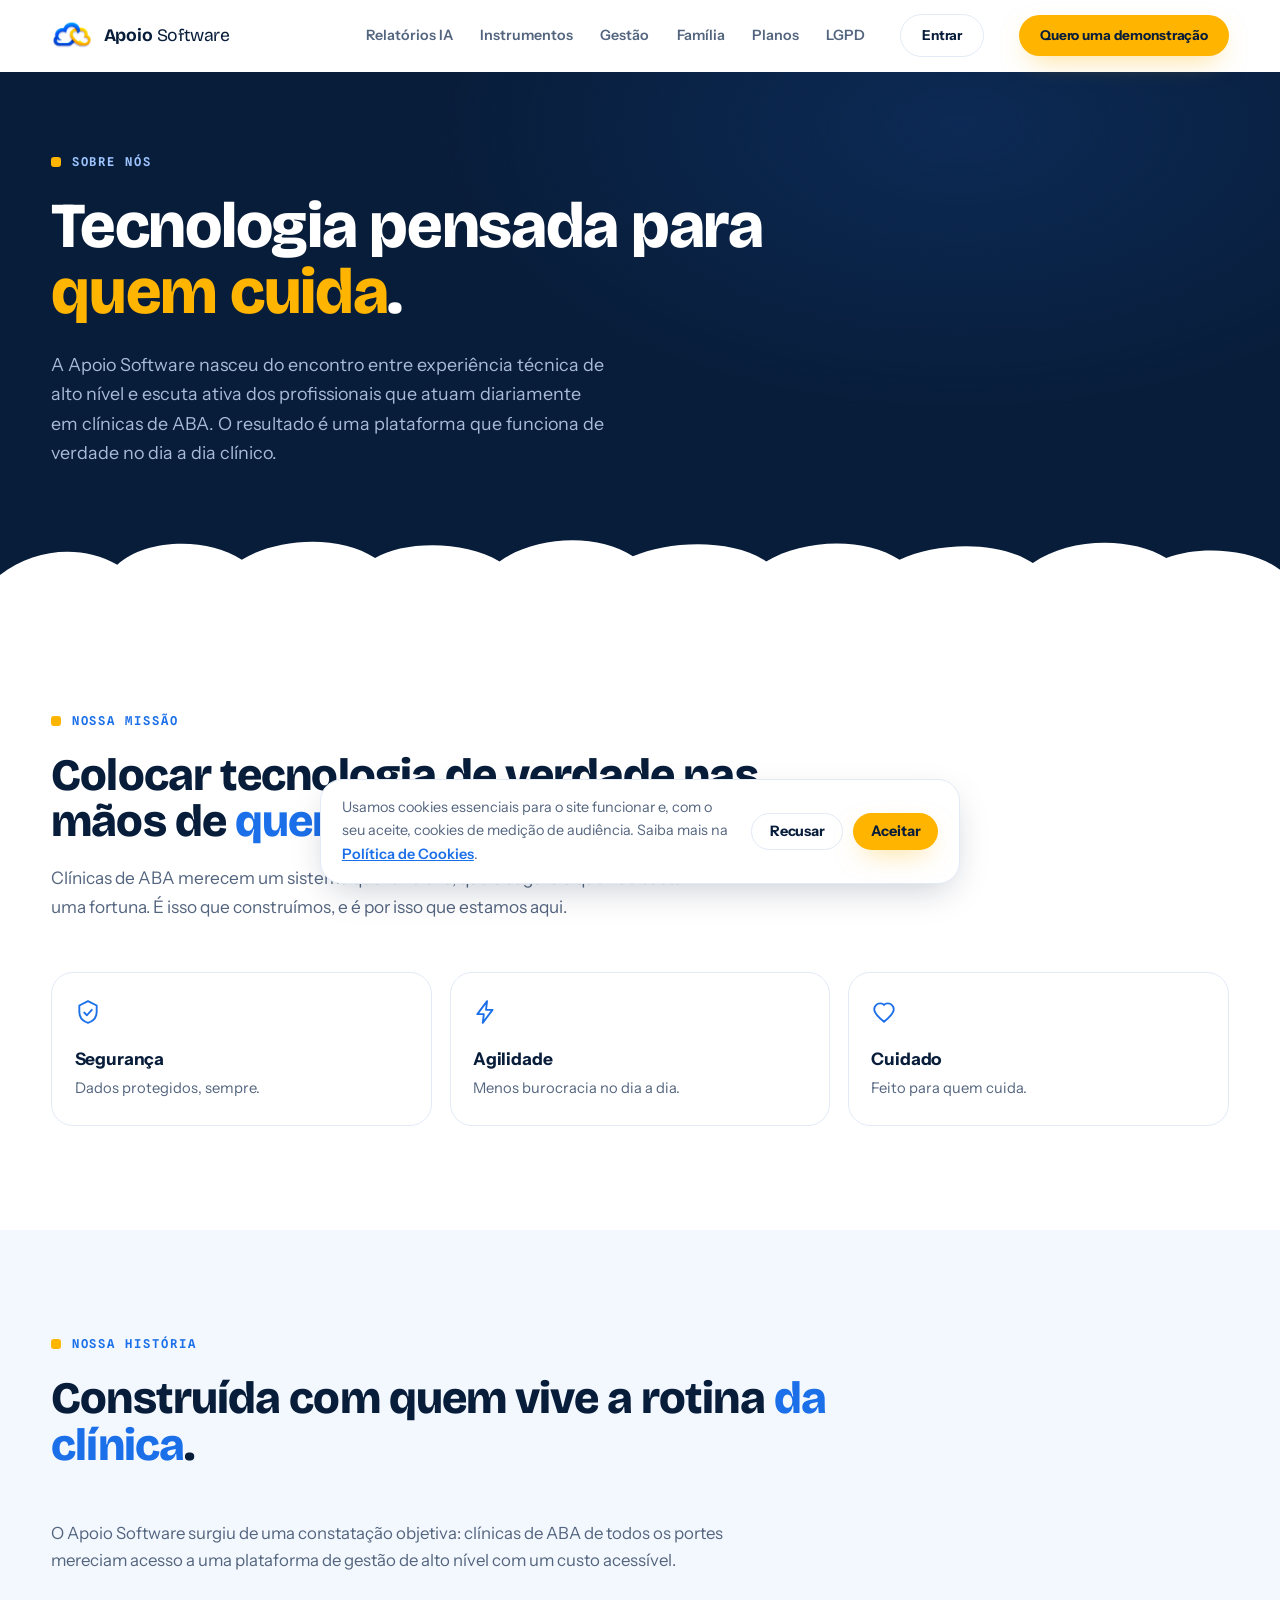
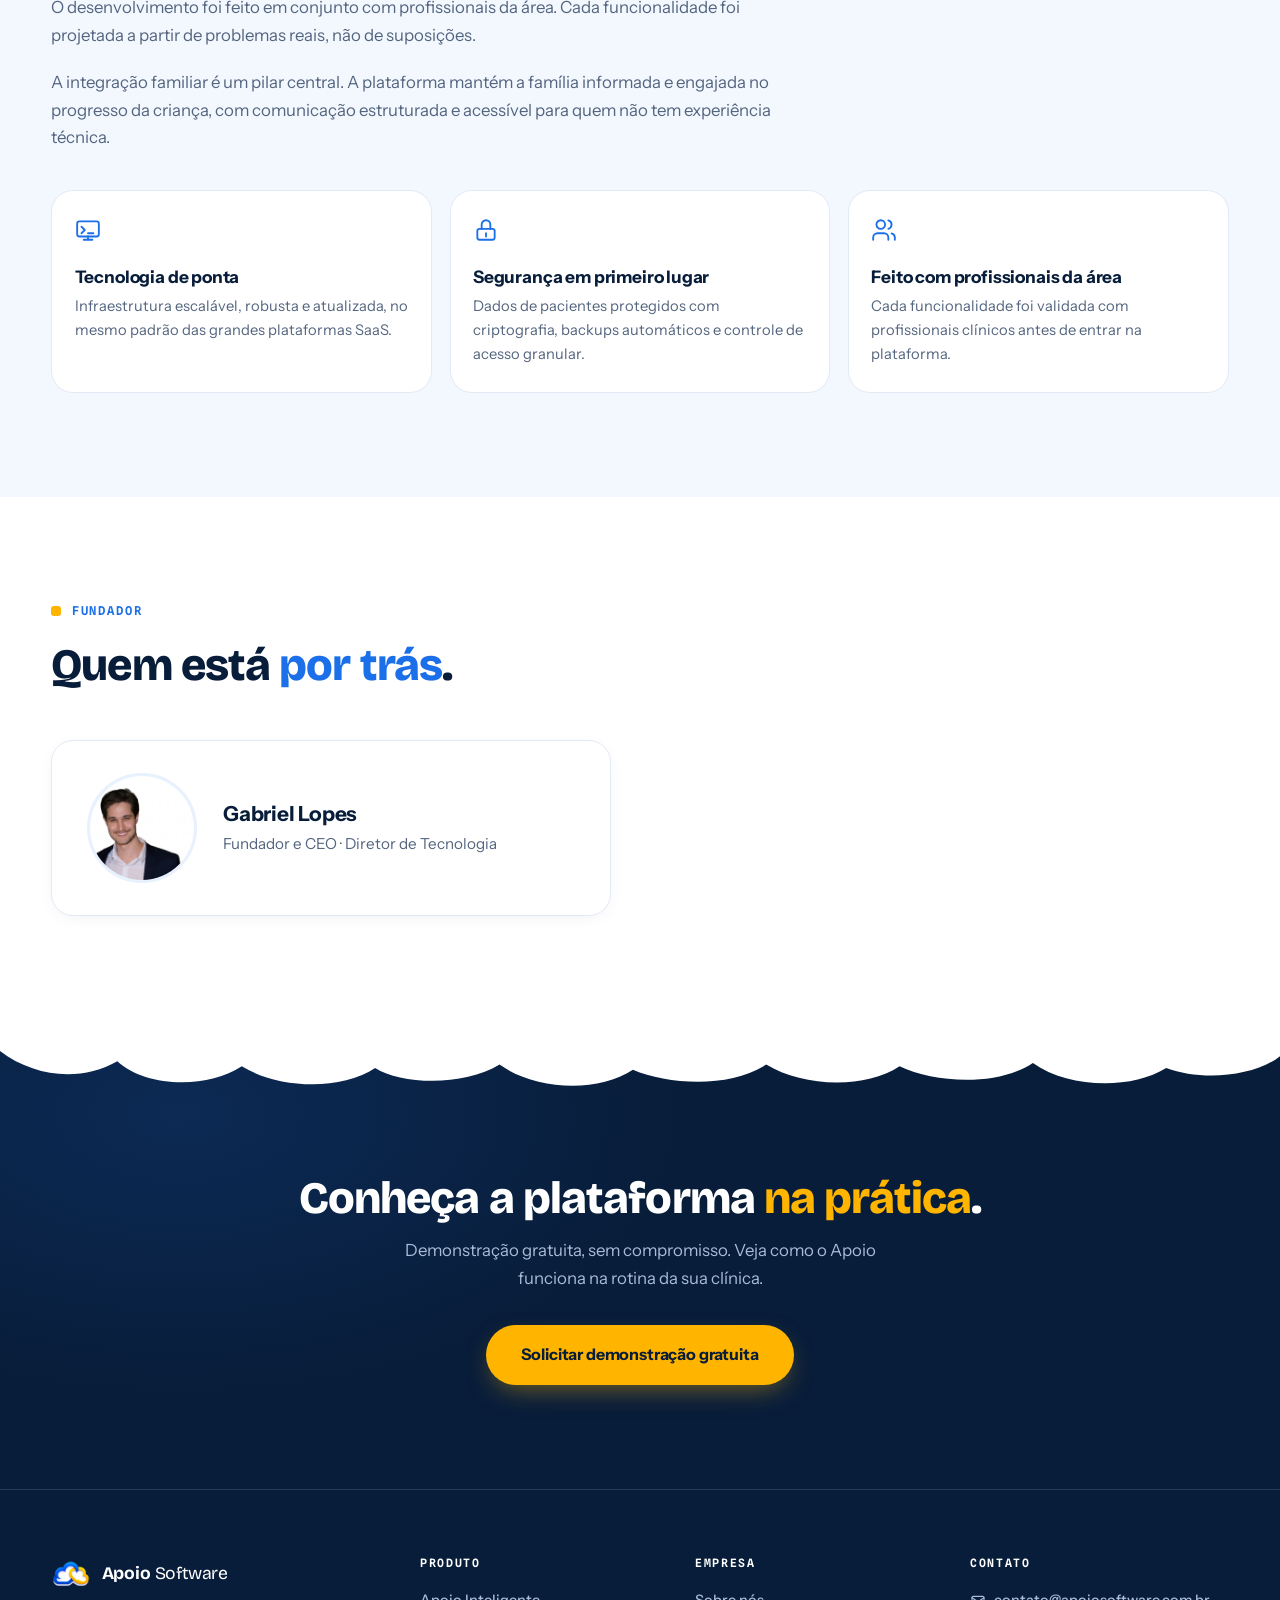
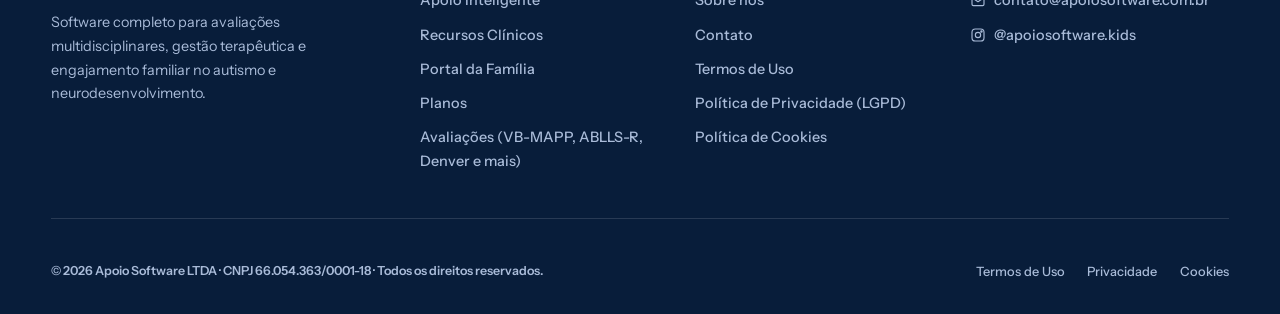
<file: sobre.html>
<!DOCTYPE html>
<html lang="pt-BR">
<head>
  <meta charset="UTF-8">
  <meta name="viewport" content="width=device-width, initial-scale=1.0">
  <title>Sobre | Apoio Software</title>
  <meta name="description" content="Conheça a história, a missão e o fundador da Apoio Software, plataforma de gestão para clínicas de ABA.">
  <link rel="canonical" href="https://apoiosoftware.com.br/sobre">
  <link rel="icon" type="image/png" href="assets/favicon.png">
  <link rel="preconnect" href="https://fonts.googleapis.com">
  <link rel="preconnect" href="https://fonts.gstatic.com" crossorigin>
  <link href="https://fonts.googleapis.com/css2?family=Bricolage+Grotesque:opsz,wght@12..96,400;12..96,700;12..96,800&family=Instrument+Sans:wght@400;500;600;700&family=Spline+Sans+Mono:wght@500;600&display=swap" rel="stylesheet">
  <link rel="stylesheet" href="css/style.css">
</head>
<body>

  <a class="skip-link" href="#conteudo">Pular para o conteúdo</a>

  <header class="site-header">
    <div class="container header-inner">
      <a href="/" class="brand" aria-label="Apoio Software, início">
        <img src="assets/logo-96.png" srcset="assets/logo-96.png 1x, assets/logo-320.png 2x" alt="Logo do Apoio Software" width="42" height="42">
        <span class="brand-name"><strong>Apoio</strong> Software</span>
      </a>
      <nav class="main-nav" aria-label="Navegação principal">
        <a href="/#relatorios">Relatórios IA</a>
        <a href="/#instrumentos">Instrumentos</a>
        <a href="/#gestao">Gestão</a>
        <a href="/#familia">Família</a>
        <a href="/planos">Planos</a>
        <a href="/#seguranca">LGPD</a>
      </nav>
      <a href="https://portal.apoiosoftware.com.br" class="btn btn-outline btn-header btn-entrar">Entrar</a>
      <a href="/#demonstracao" class="btn btn-primary btn-header"><span class="cta-longo">Quero uma demonstração</span><span class="cta-curto">Agendar demo</span></a>
      <button class="nav-toggle" aria-label="Abrir menu" aria-expanded="false"><span></span><span></span><span></span></button>
    </div>
  </header>

  <main id="conteudo">

  <!-- ======================= HERO ======================= -->
  <section class="page-hero" aria-labelledby="sobre-title">
    <div class="container">
      <p class="eyebrow reveal" style="color: var(--azul-claro);">Sobre nós</p>
      <h1 id="sobre-title" class="reveal delay-1">Tecnologia pensada para <span class="am">quem cuida</span>.</h1>
      <p class="hero-sub reveal delay-2">A Apoio Software nasceu do encontro entre experiência técnica de alto nível e escuta ativa dos profissionais que atuam diariamente em clínicas de ABA. O resultado é uma plataforma que funciona de verdade no dia a dia clínico.</p>
    </div>
    <svg class="cloud-divider" viewBox="0 0 1440 90" preserveAspectRatio="none" aria-hidden="true">
      <path d="M0,90 L0,52 C40,20 92,16 132,40 C162,10 232,6 272,34 C312,8 382,4 422,32 C452,12 522,10 562,36 C602,6 672,2 712,30 C752,12 822,8 862,36 C902,10 972,6 1012,34 C1052,14 1122,10 1162,38 C1202,8 1272,6 1312,32 C1352,16 1412,22 1440,46 L1440,90 Z"/>
    </svg>
  </section>

  <!-- ======================= MISSÃO ======================= -->
  <section class="section" id="missao" aria-labelledby="missao-title">
    <div class="container">
      <div class="section-head reveal">
        <p class="eyebrow">Nossa Missão</p>
        <h2 id="missao-title">Colocar tecnologia de verdade nas mãos de <span class="az">quem cuida de pessoas</span>.</h2>
        <p class="section-sub">Clínicas de ABA merecem um sistema que funciona, que é seguro e que não custa uma fortuna. É isso que construímos, e é por isso que estamos aqui.</p>
      </div>
      <div class="valores">
        <article class="valor-card reveal">
          <svg class="ico" viewBox="0 0 24 24" aria-hidden="true"><path d="M12 2l8 4v6c0 5-3.5 8.5-8 10-4.5-1.5-8-5-8-10V6l8-4z"/><path d="M8.5 12.5l2.5 2.5 4.5-5"/></svg>
          <h3>Segurança</h3>
          <p>Dados protegidos, sempre.</p>
        </article>
        <article class="valor-card reveal delay-1">
          <svg class="ico" viewBox="0 0 24 24" aria-hidden="true"><path d="M13 2L4 14h6l-1 8 9-12h-6l1-8z"/></svg>
          <h3>Agilidade</h3>
          <p>Menos burocracia no dia a dia.</p>
        </article>
        <article class="valor-card reveal delay-2">
          <svg class="ico" viewBox="0 0 24 24" aria-hidden="true"><path d="M12 21C7 17 3 13.5 3 9.5 3 6.5 5.5 4 8.5 4c1.8 0 3 .8 3.5 1.6C12.5 4.8 13.7 4 15.5 4 18.5 4 21 6.5 21 9.5c0 4-4 7.5-9 11.5z"/></svg>
          <h3>Cuidado</h3>
          <p>Feito para quem cuida.</p>
        </article>
      </div>
    </div>
  </section>

  <!-- ======================= HISTÓRIA ======================= -->
  <section class="section tint" id="historia" aria-labelledby="historia-title">
    <div class="container">
      <div class="section-head reveal">
        <p class="eyebrow">Nossa História</p>
        <h2 id="historia-title">Construída com quem vive a rotina <span class="az">da clínica</span>.</h2>
      </div>
      <div class="historia-texto">
        <p class="reveal">O Apoio Software surgiu de uma constatação objetiva: clínicas de ABA de todos os portes mereciam acesso a uma plataforma de gestão de alto nível com um custo acessível.</p>
        <p class="reveal delay-1">O desenvolvimento foi feito em conjunto com profissionais da área. Cada funcionalidade foi projetada a partir de problemas reais, não de suposições.</p>
        <p class="reveal delay-2">A integração familiar é um pilar central. A plataforma mantém a família informada e engajada no progresso da criança, com comunicação estruturada e acessível para quem não tem experiência técnica.</p>
      </div>
      <div class="valores">
        <article class="valor-card reveal">
          <svg class="ico" viewBox="0 0 24 24" aria-hidden="true"><rect x="2" y="4" width="20" height="14" rx="2"/><path d="M8 21h8M12 18v3M6 9l3 3-3 3M12 15h5"/></svg>
          <h3>Tecnologia de ponta</h3>
          <p>Infraestrutura escalável, robusta e atualizada, no mesmo padrão das grandes plataformas SaaS.</p>
        </article>
        <article class="valor-card reveal delay-1">
          <svg class="ico" viewBox="0 0 24 24" aria-hidden="true"><rect x="4" y="11" width="16" height="10" rx="2"/><path d="M8 11V7a4 4 0 0 1 8 0v4M12 15v3"/></svg>
          <h3>Segurança em primeiro lugar</h3>
          <p>Dados de pacientes protegidos com criptografia, backups automáticos e controle de acesso granular.</p>
        </article>
        <article class="valor-card reveal delay-2">
          <svg class="ico" viewBox="0 0 24 24" aria-hidden="true"><path d="M16 21v-2a4 4 0 0 0-4-4H6a4 4 0 0 0-4 4v2"/><circle cx="9" cy="7" r="4"/><path d="M22 21v-2a4 4 0 0 0-3-3.87M16 3.13a4 4 0 0 1 0 7.75"/></svg>
          <h3>Feito com profissionais da área</h3>
          <p>Cada funcionalidade foi validada com profissionais clínicos antes de entrar na plataforma.</p>
        </article>
      </div>
    </div>
  </section>

  <!-- ======================= FUNDADOR ======================= -->
  <section class="section" id="fundador" aria-labelledby="fundador-title">
    <div class="container">
      <div class="section-head reveal">
        <p class="eyebrow">Fundador</p>
        <h2 id="fundador-title">Quem está <span class="az">por trás</span>.</h2>
      </div>
      <div class="founder-card reveal-scale">
        <img class="founder-avatar founder-foto"
             src="assets/gabriel-lopes-240.png"
             srcset="assets/gabriel-lopes-240.png 1x, assets/gabriel-lopes.png 2x"
             alt="Foto de Gabriel Lopes, fundador da Apoio Software" width="110" height="110">
        <div>
          <h3>Gabriel Lopes</h3>
          <p class="cargo">Fundador e CEO · Diretor de Tecnologia</p>
        </div>
      </div>
    </div>
  </section>

  <!-- ======================= CTA FINAL ======================= -->
  <section class="section section-lead cta-final" aria-labelledby="cta-title">
    <svg class="cloud-divider to-navy" viewBox="0 0 1440 90" preserveAspectRatio="none" aria-hidden="true">
      <path d="M0,90 L0,52 C40,20 92,16 132,40 C162,10 232,6 272,34 C312,8 382,4 422,32 C452,12 522,10 562,36 C602,6 672,2 712,30 C752,12 822,8 862,36 C902,10 972,6 1012,34 C1052,14 1122,10 1162,38 C1202,8 1272,6 1312,32 C1352,16 1412,22 1440,46 L1440,90 Z"/>
    </svg>
    <div class="container lead-inner">
      <h2 id="cta-title" class="reveal">Conheça a plataforma <span class="am">na prática</span>.</h2>
      <p class="reveal delay-1">Demonstração gratuita, sem compromisso. Veja como o Apoio funciona na rotina da sua clínica.</p>
      <a href="/#demonstracao" class="btn btn-primary btn-lg reveal delay-2">Solicitar demonstração gratuita</a>
    </div>
  </section>

  </main>

  <footer class="site-footer">
    <div class="container footer-grid">
      <div class="footer-brand">
        <a href="/" class="brand">
          <img src="assets/logo-96.png" srcset="assets/logo-96.png 1x, assets/logo-320.png 2x" alt="Logo do Apoio Software" width="40" height="40">
          <span class="brand-name"><strong>Apoio</strong> Software</span>
        </a>
        <p>Software completo para avaliações multidisciplinares, gestão terapêutica e engajamento familiar no autismo e neurodesenvolvimento.</p>
      </div>
      <nav class="footer-nav" aria-label="Produto">
        <h4>Produto</h4>
        <a href="/#apoio-inteligente">Apoio Inteligente</a>
        <a href="/#gestao">Recursos Clínicos</a>
        <a href="/#familia">Portal da Família</a>
        <a href="/planos">Planos</a>
        <a href="/#instrumentos">Avaliações (VB-MAPP, ABLLS-R, Denver e mais)</a>
      </nav>
      <nav class="footer-nav" aria-label="Empresa">
        <h4>Empresa</h4>
        <a href="/sobre">Sobre nós</a>
        <a href="/#demonstracao">Contato</a>
        <a href="/termos-de-uso">Termos de Uso</a>
        <a href="/politica-de-privacidade">Política de Privacidade (LGPD)</a>
        <a href="/politica-de-cookies">Política de Cookies</a>
      </nav>
      <nav class="footer-nav" aria-label="Contato">
        <h4>Contato</h4>
        <a href="mailto:contato@apoiosoftware.com.br">
          <svg class="ico" viewBox="0 0 24 24" aria-hidden="true"><rect x="3" y="5" width="18" height="14" rx="2"/><path d="M3 7l9 6 9-6"/></svg>
          contato@apoiosoftware.com.br</a>
        <a href="https://instagram.com/apoiosoftware.kids" rel="noopener">
          <svg class="ico" viewBox="0 0 24 24" aria-hidden="true"><rect x="3" y="3" width="18" height="18" rx="5"/><circle cx="12" cy="12" r="4"/><circle cx="17.2" cy="6.8" r="1"/></svg>
          @apoiosoftware.kids</a>
      </nav>
    </div>
    <div class="container footer-disclaimers">
      <div class="footer-bottom">
        <p class="footer-copy">© 2026 Apoio Software LTDA · CNPJ 66.054.363/0001-18 · Todos os direitos reservados.</p>
        <div class="footer-mini">
          <a href="/termos-de-uso">Termos de Uso</a>
          <a href="/politica-de-privacidade">Privacidade</a>
          <a href="/politica-de-cookies">Cookies</a>
        </div>
      </div>
    </div>
  </footer>

  <script src="js/main.js" defer></script>
</body>
</html>
</file>
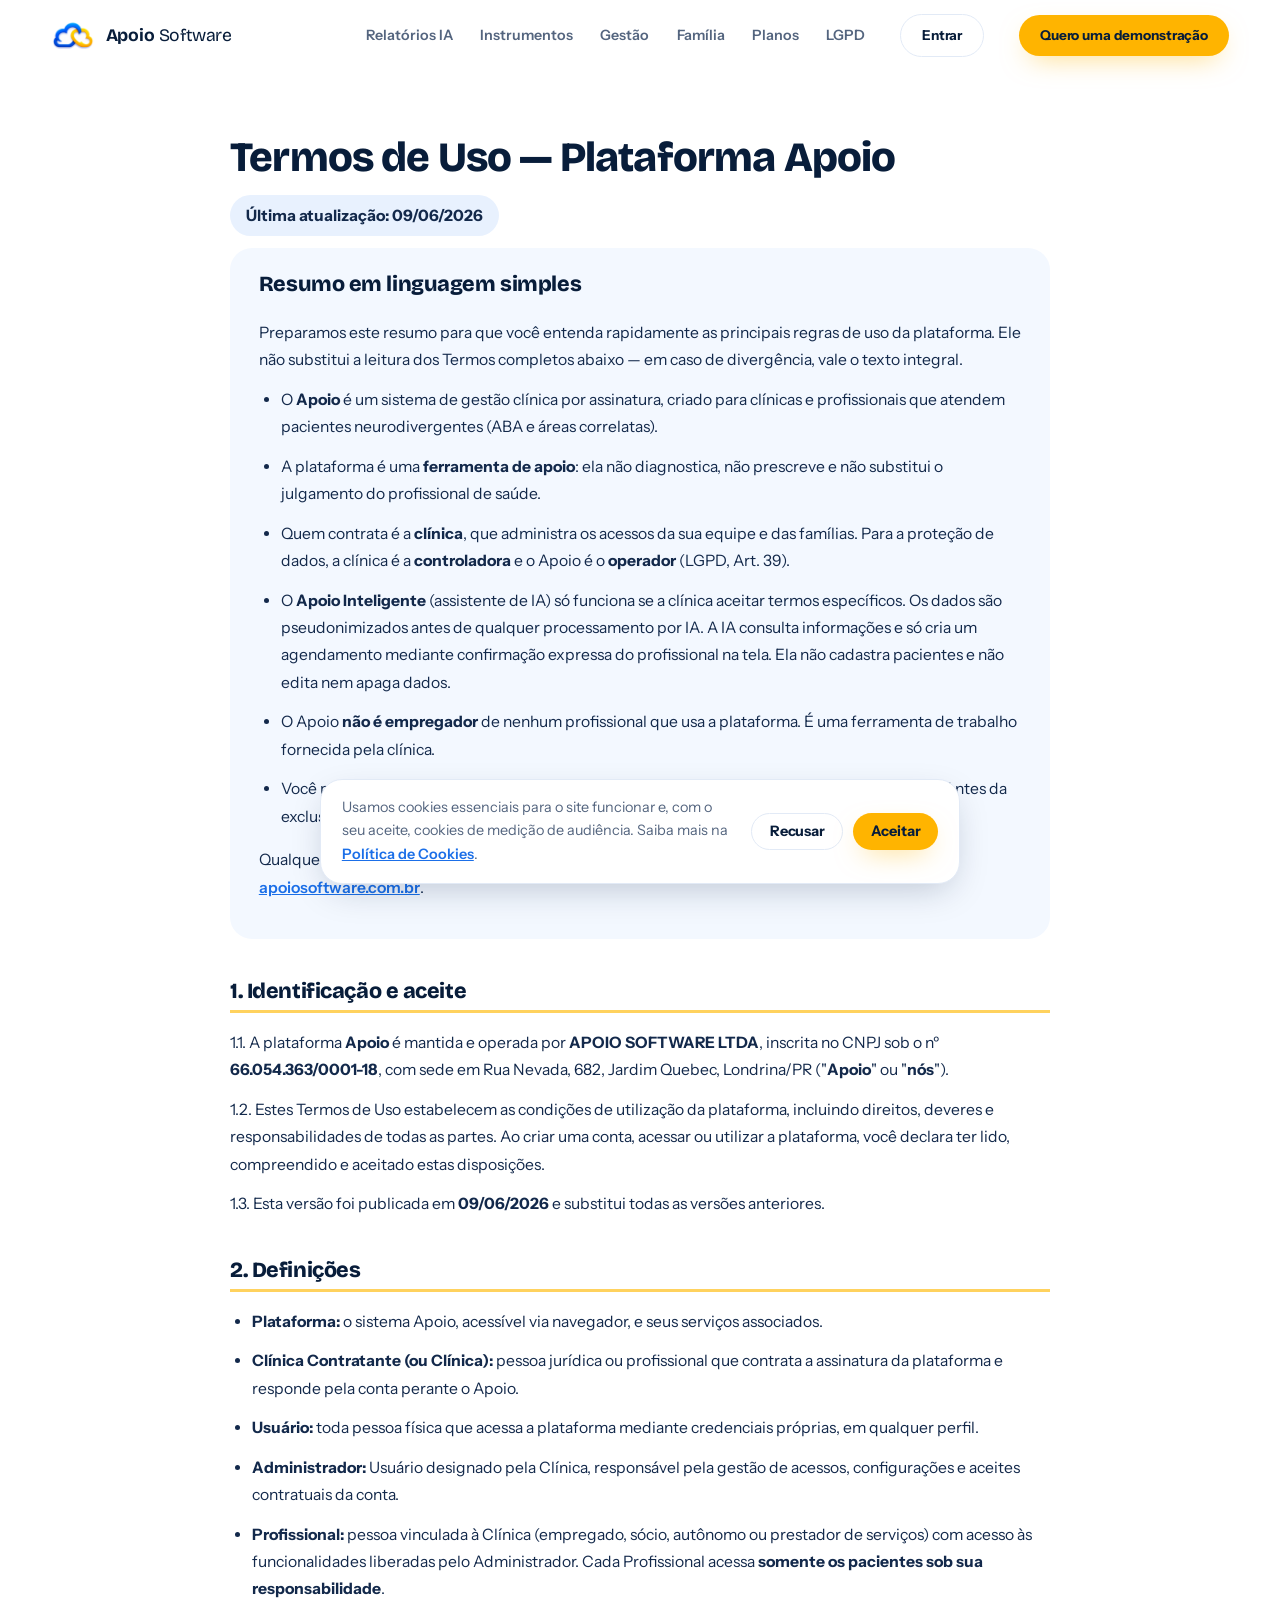
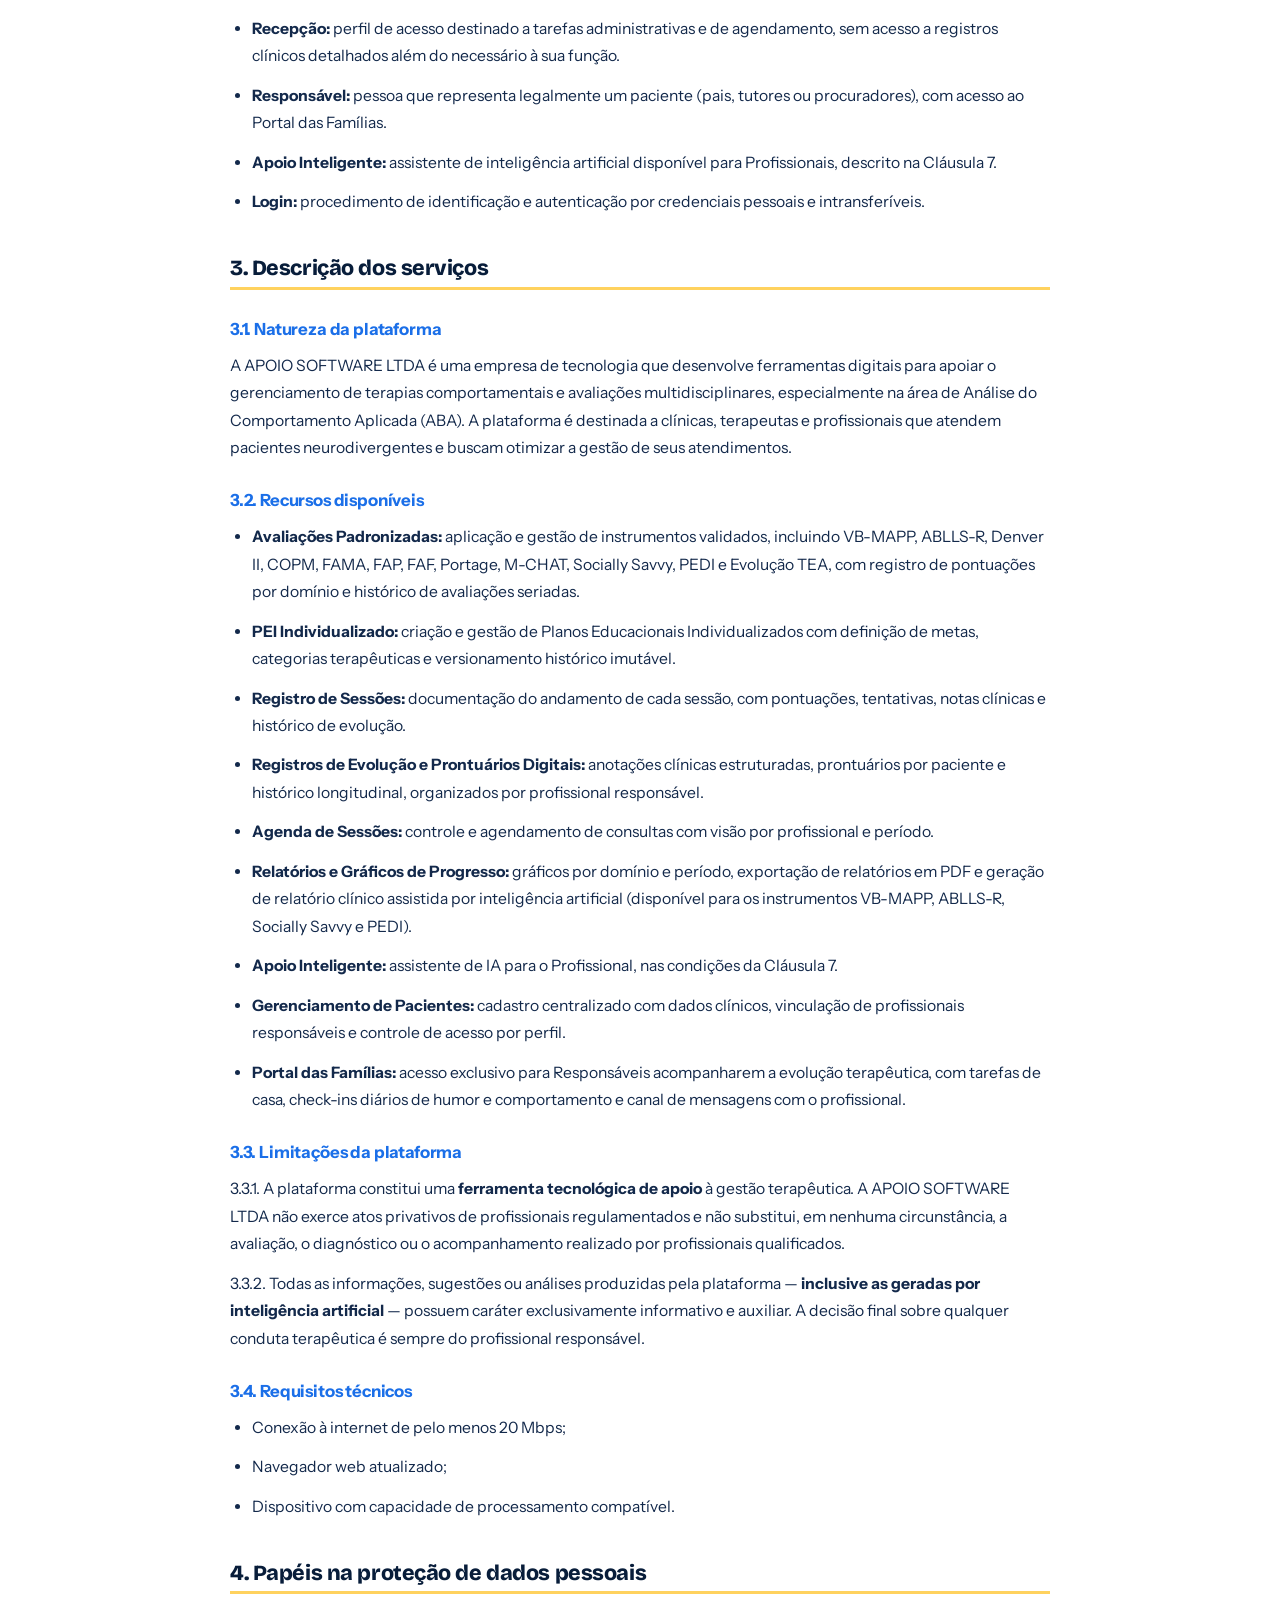
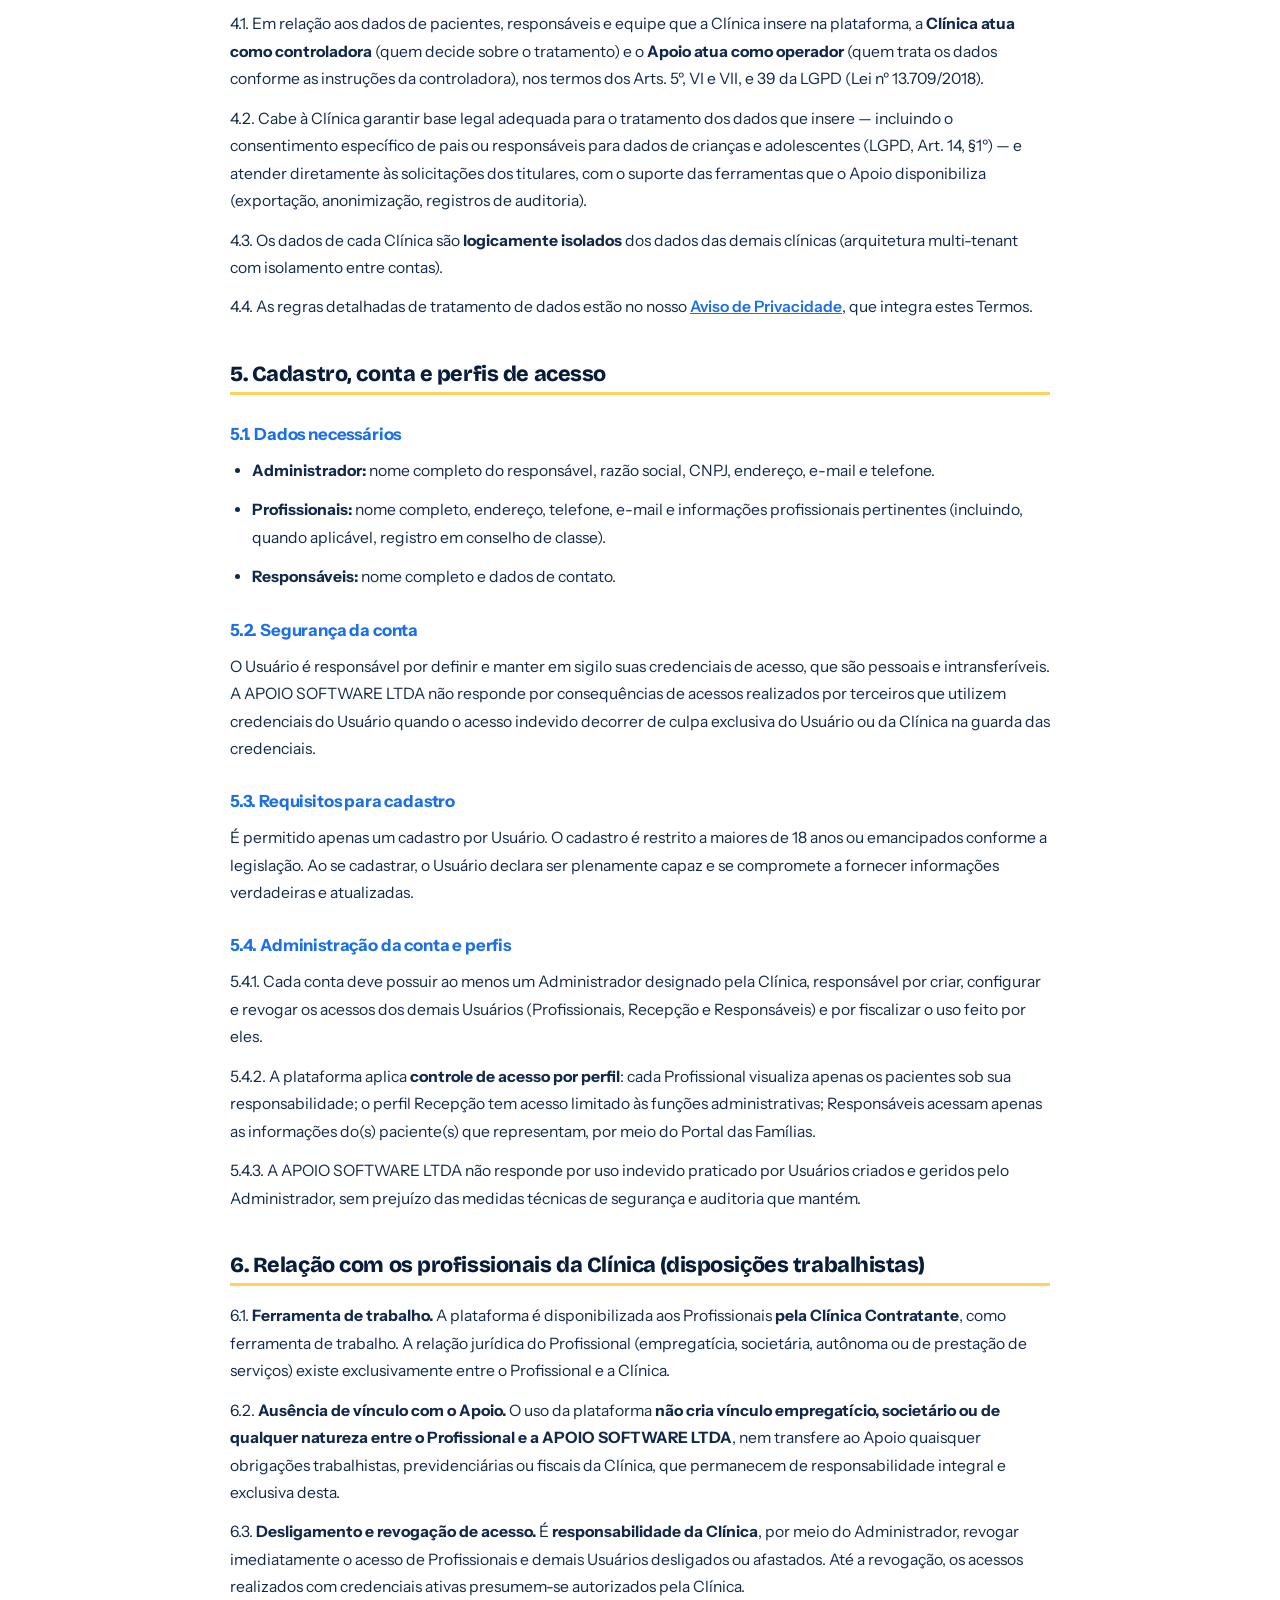
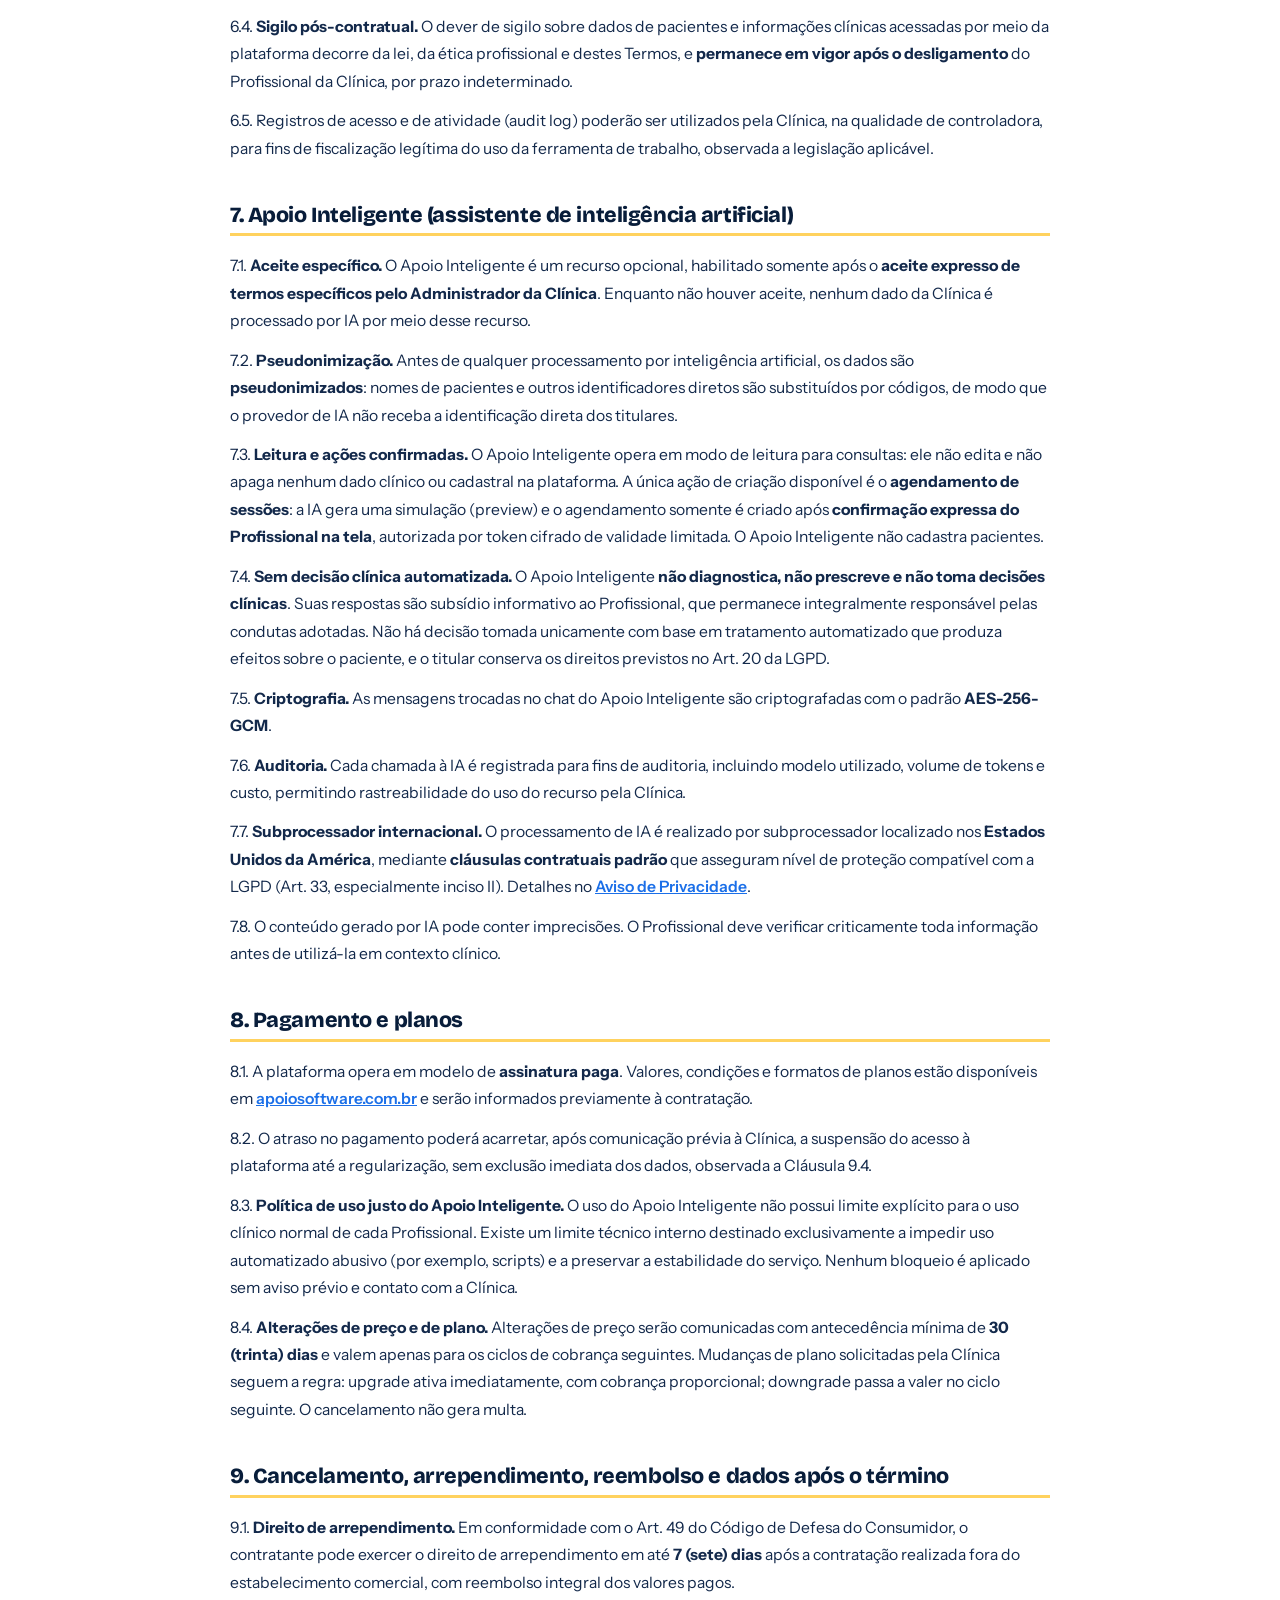
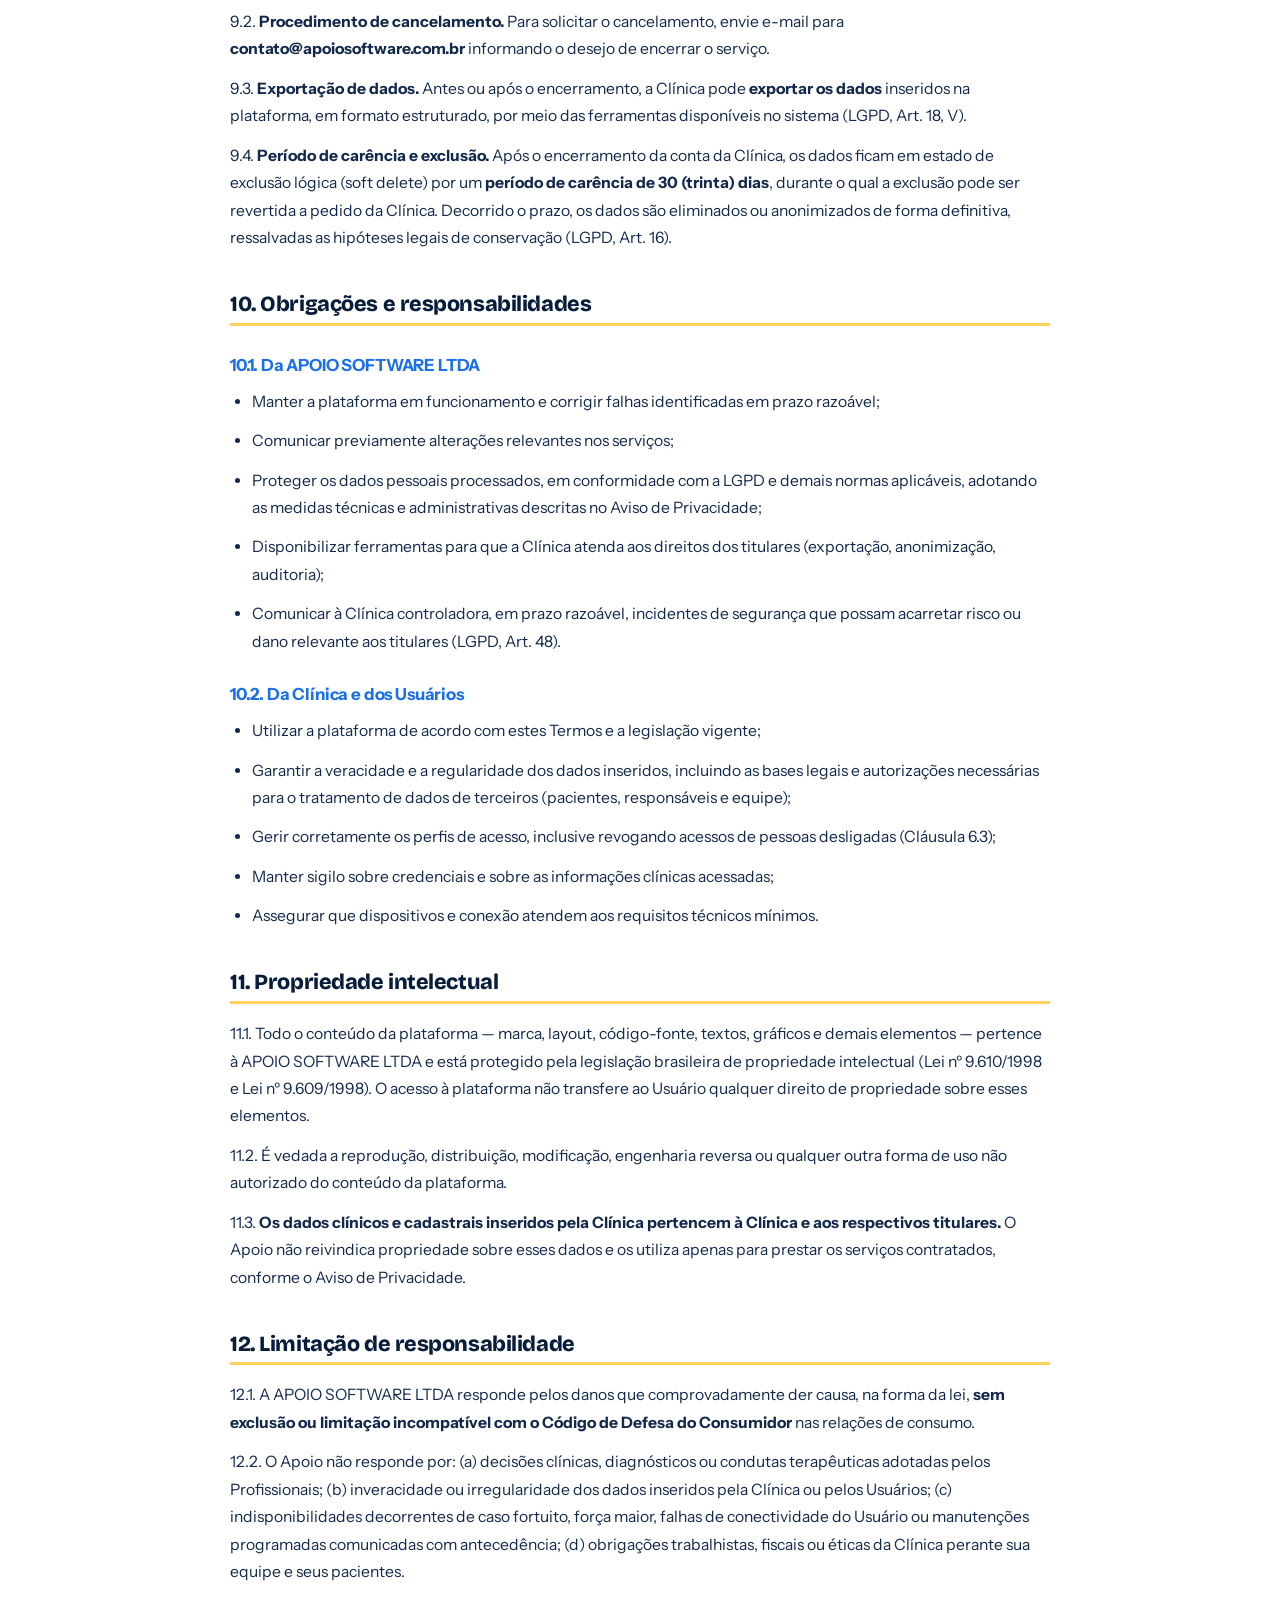
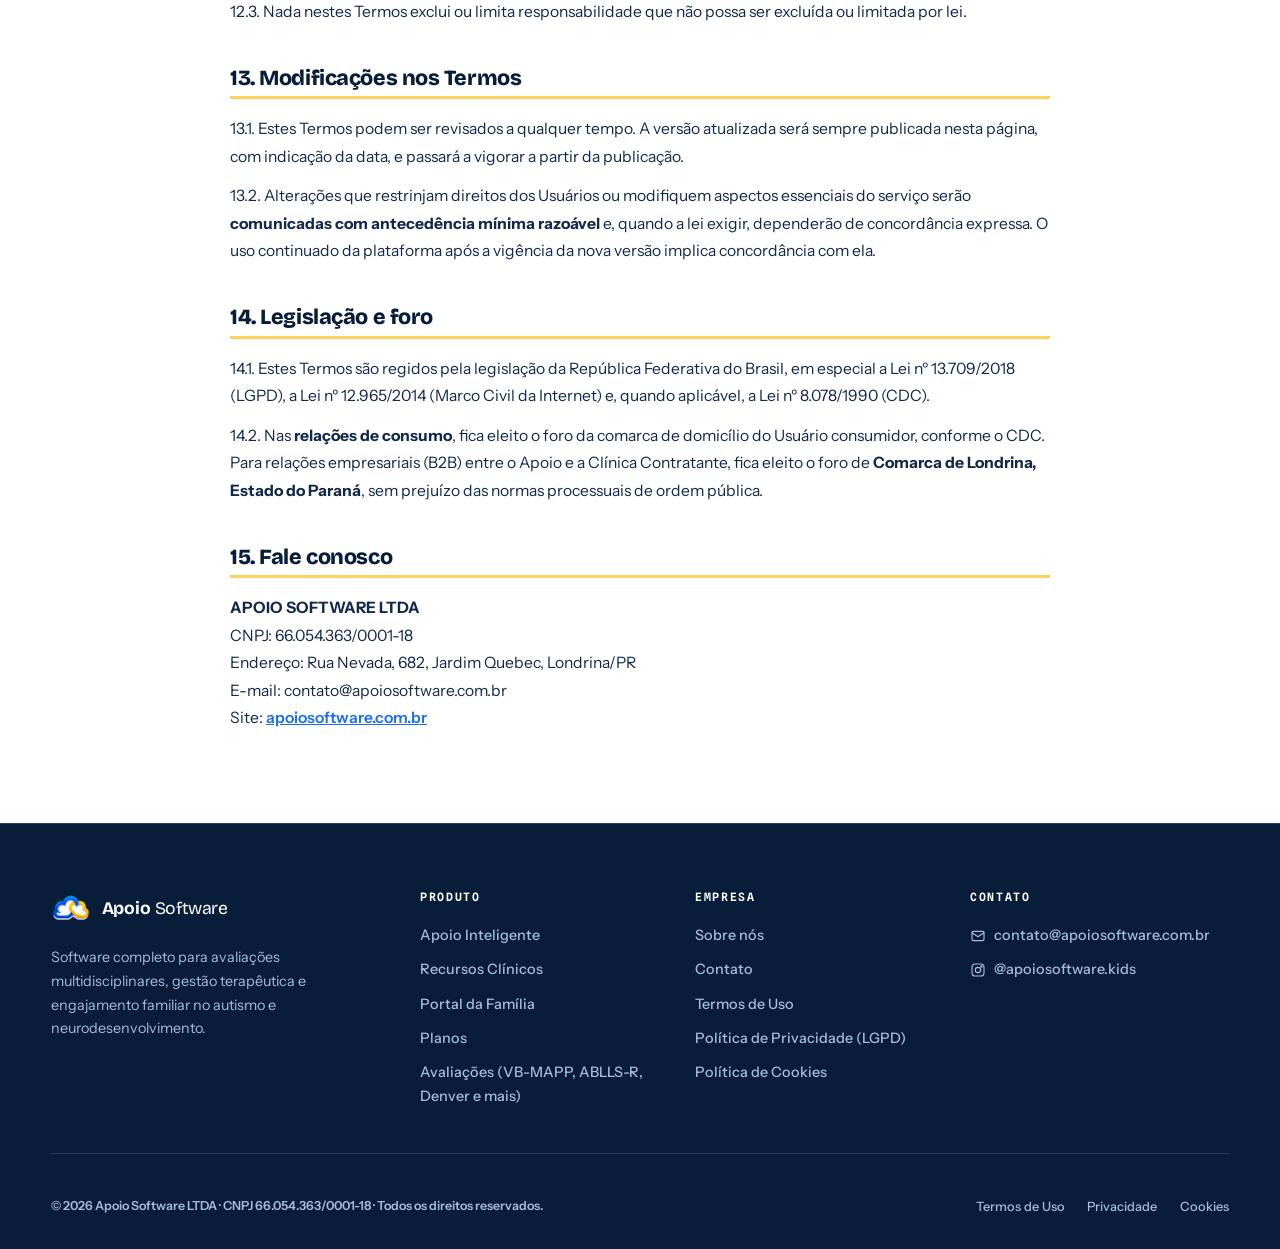
<file: termos-de-uso.html>
<!DOCTYPE html>
<html lang="pt-BR">
<head>
  <meta charset="UTF-8">
  <meta name="viewport" content="width=device-width, initial-scale=1.0">
  <title>Termos de Uso — Apoio Software</title>
  <meta name="description" content="Termos de Uso da plataforma Apoio Software.">
  <link rel="canonical" href="https://apoiosoftware.com.br/termos-de-uso">
  <link rel="icon" type="image/png" href="assets/favicon.png">
  <link rel="preconnect" href="https://fonts.googleapis.com">
  <link rel="preconnect" href="https://fonts.gstatic.com" crossorigin>
  <link href="https://fonts.googleapis.com/css2?family=Bricolage+Grotesque:opsz,wght@12..96,400;12..96,700;12..96,800&family=Instrument+Sans:wght@400;500;600;700&family=Spline+Sans+Mono:wght@500;600&display=swap" rel="stylesheet">
  <link rel="stylesheet" href="css/style.css">
  <link rel="stylesheet" href="css/legal.css">
</head>
<body>

  <a class="skip-link" href="#conteudo">Pular para o conteúdo</a>

  <header class="site-header">
    <div class="container header-inner">
      <a href="/" class="brand" aria-label="Apoio Software — início">
        <img src="assets/logo-96.png" srcset="assets/logo-96.png 1x, assets/logo-320.png 2x" alt="Logo do Apoio Software" width="44" height="44">
        <span class="brand-name"><strong>Apoio</strong> Software</span>
      </a>
      <nav class="main-nav" aria-label="Navegação principal">
        <a href="/#relatorios">Relatórios IA</a>
        <a href="/#instrumentos">Instrumentos</a>
        <a href="/#gestao">Gestão</a>
        <a href="/#familia">Família</a>
        <a href="/planos">Planos</a>
        <a href="/#seguranca">LGPD</a>
      </nav>
      <a href="https://portal.apoiosoftware.com.br" class="btn btn-outline btn-header btn-entrar">Entrar</a>
      <a href="/#demonstracao" class="btn btn-primary btn-header"><span class="cta-longo">Quero uma demonstração</span><span class="cta-curto">Agendar demo</span></a>
      <button class="nav-toggle" aria-label="Abrir menu" aria-expanded="false"><span></span><span></span><span></span></button>
    </div>
  </header>

  <main class="legal-page" id="conteudo">
    <div class="container legal-container">
      <h1>Termos de Uso — Plataforma Apoio</h1>
      <p class="legal-updated">Última atualização: 09/06/2026</p>

      <div class="legal-summary">
        <h2>Resumo em linguagem simples</h2>
        <p>Preparamos este resumo para que você entenda rapidamente as principais regras de uso da plataforma. Ele não substitui a leitura dos Termos completos abaixo — em caso de divergência, vale o texto integral.</p>
        <ul>
          <li>O <strong>Apoio</strong> é um sistema de gestão clínica por assinatura, criado para clínicas e profissionais que atendem pacientes neurodivergentes (ABA e áreas correlatas).</li>
          <li>A plataforma é uma <strong>ferramenta de apoio</strong>: ela não diagnostica, não prescreve e não substitui o julgamento do profissional de saúde.</li>
          <li>Quem contrata é a <strong>clínica</strong>, que administra os acessos da sua equipe e das famílias. Para a proteção de dados, a clínica é a <strong>controladora</strong> e o Apoio é o <strong>operador</strong> (LGPD, Art. 39).</li>
          <li>O <strong>Apoio Inteligente</strong> (assistente de IA) só funciona se a clínica aceitar termos específicos. Os dados são pseudonimizados antes de qualquer processamento por IA. A IA consulta informações e só cria um agendamento mediante confirmação expressa do profissional na tela. Ela não cadastra pacientes e não edita nem apaga dados.</li>
          <li>O Apoio <strong>não é empregador</strong> de nenhum profissional que usa a plataforma. É uma ferramenta de trabalho fornecida pela clínica.</li>
          <li>Você pode cancelar quando quiser e tem direito de arrependimento em 7 dias (CDC, Art. 49). Antes da exclusão definitiva, a clínica pode exportar seus dados.</li>
        </ul>
        <p>Qualquer dúvida pode ser enviada para <strong>contato@apoiosoftware.com.br</strong> ou pelo site <a href="https://apoiosoftware.com.br">apoiosoftware.com.br</a>.</p>
      </div>

      <h2>1. Identificação e aceite</h2>
      <p>1.1. A plataforma <strong>Apoio</strong> é mantida e operada por <strong>APOIO SOFTWARE LTDA</strong>, inscrita no CNPJ sob o nº <strong>66.054.363/0001-18</strong>, com sede em Rua Nevada, 682, Jardim Quebec, Londrina/PR ("<strong>Apoio</strong>" ou "<strong>nós</strong>").</p>
      <p>1.2. Estes Termos de Uso estabelecem as condições de utilização da plataforma, incluindo direitos, deveres e responsabilidades de todas as partes. Ao criar uma conta, acessar ou utilizar a plataforma, você declara ter lido, compreendido e aceitado estas disposições.</p>
      <p>1.3. Esta versão foi publicada em <strong>09/06/2026</strong> e substitui todas as versões anteriores.</p>

      <h2>2. Definições</h2>
      <ul>
        <li><strong>Plataforma:</strong> o sistema Apoio, acessível via navegador, e seus serviços associados.</li>
        <li><strong>Clínica Contratante (ou Clínica):</strong> pessoa jurídica ou profissional que contrata a assinatura da plataforma e responde pela conta perante o Apoio.</li>
        <li><strong>Usuário:</strong> toda pessoa física que acessa a plataforma mediante credenciais próprias, em qualquer perfil.</li>
        <li><strong>Administrador:</strong> Usuário designado pela Clínica, responsável pela gestão de acessos, configurações e aceites contratuais da conta.</li>
        <li><strong>Profissional:</strong> pessoa vinculada à Clínica (empregado, sócio, autônomo ou prestador de serviços) com acesso às funcionalidades liberadas pelo Administrador. Cada Profissional acessa <strong>somente os pacientes sob sua responsabilidade</strong>.</li>
        <li><strong>Recepção:</strong> perfil de acesso destinado a tarefas administrativas e de agendamento, sem acesso a registros clínicos detalhados além do necessário à sua função.</li>
        <li><strong>Responsável:</strong> pessoa que representa legalmente um paciente (pais, tutores ou procuradores), com acesso ao Portal das Famílias.</li>
        <li><strong>Apoio Inteligente:</strong> assistente de inteligência artificial disponível para Profissionais, descrito na Cláusula 7.</li>
        <li><strong>Login:</strong> procedimento de identificação e autenticação por credenciais pessoais e intransferíveis.</li>
      </ul>

      <h2>3. Descrição dos serviços</h2>
      <h3>3.1. Natureza da plataforma</h3>
      <p>A APOIO SOFTWARE LTDA é uma empresa de tecnologia que desenvolve ferramentas digitais para apoiar o gerenciamento de terapias comportamentais e avaliações multidisciplinares, especialmente na área de Análise do Comportamento Aplicada (ABA). A plataforma é destinada a clínicas, terapeutas e profissionais que atendem pacientes neurodivergentes e buscam otimizar a gestão de seus atendimentos.</p>
      <h3>3.2. Recursos disponíveis</h3>
      <ul>
        <li><strong>Avaliações Padronizadas:</strong> aplicação e gestão de instrumentos validados, incluindo VB-MAPP, ABLLS-R, Denver II, COPM, FAMA, FAP, FAF, Portage, M-CHAT, Socially Savvy, PEDI e Evolução TEA, com registro de pontuações por domínio e histórico de avaliações seriadas.</li>
        <li><strong>PEI Individualizado:</strong> criação e gestão de Planos Educacionais Individualizados com definição de metas, categorias terapêuticas e versionamento histórico imutável.</li>
        <li><strong>Registro de Sessões:</strong> documentação do andamento de cada sessão, com pontuações, tentativas, notas clínicas e histórico de evolução.</li>
        <li><strong>Registros de Evolução e Prontuários Digitais:</strong> anotações clínicas estruturadas, prontuários por paciente e histórico longitudinal, organizados por profissional responsável.</li>
        <li><strong>Agenda de Sessões:</strong> controle e agendamento de consultas com visão por profissional e período.</li>
        <li><strong>Relatórios e Gráficos de Progresso:</strong> gráficos por domínio e período, exportação de relatórios em PDF e geração de relatório clínico assistida por inteligência artificial (disponível para os instrumentos VB-MAPP, ABLLS-R, Socially Savvy e PEDI).</li>
        <li><strong>Apoio Inteligente:</strong> assistente de IA para o Profissional, nas condições da Cláusula 7.</li>
        <li><strong>Gerenciamento de Pacientes:</strong> cadastro centralizado com dados clínicos, vinculação de profissionais responsáveis e controle de acesso por perfil.</li>
        <li><strong>Portal das Famílias:</strong> acesso exclusivo para Responsáveis acompanharem a evolução terapêutica, com tarefas de casa, check-ins diários de humor e comportamento e canal de mensagens com o profissional.</li>
      </ul>
      <h3>3.3. Limitações da plataforma</h3>
      <p>3.3.1. A plataforma constitui uma <strong>ferramenta tecnológica de apoio</strong> à gestão terapêutica. A APOIO SOFTWARE LTDA não exerce atos privativos de profissionais regulamentados e não substitui, em nenhuma circunstância, a avaliação, o diagnóstico ou o acompanhamento realizado por profissionais qualificados.</p>
      <p>3.3.2. Todas as informações, sugestões ou análises produzidas pela plataforma — <strong>inclusive as geradas por inteligência artificial</strong> — possuem caráter exclusivamente informativo e auxiliar. A decisão final sobre qualquer conduta terapêutica é sempre do profissional responsável.</p>
      <h3>3.4. Requisitos técnicos</h3>
      <ul>
        <li>Conexão à internet de pelo menos 20 Mbps;</li>
        <li>Navegador web atualizado;</li>
        <li>Dispositivo com capacidade de processamento compatível.</li>
      </ul>

      <h2>4. Papéis na proteção de dados pessoais</h2>
      <p>4.1. Em relação aos dados de pacientes, responsáveis e equipe que a Clínica insere na plataforma, a <strong>Clínica atua como controladora</strong> (quem decide sobre o tratamento) e o <strong>Apoio atua como operador</strong> (quem trata os dados conforme as instruções da controladora), nos termos dos Arts. 5º, VI e VII, e 39 da LGPD (Lei nº 13.709/2018).</p>
      <p>4.2. Cabe à Clínica garantir base legal adequada para o tratamento dos dados que insere — incluindo o consentimento específico de pais ou responsáveis para dados de crianças e adolescentes (LGPD, Art. 14, §1º) — e atender diretamente às solicitações dos titulares, com o suporte das ferramentas que o Apoio disponibiliza (exportação, anonimização, registros de auditoria).</p>
      <p>4.3. Os dados de cada Clínica são <strong>logicamente isolados</strong> dos dados das demais clínicas (arquitetura multi-tenant com isolamento entre contas).</p>
      <p>4.4. As regras detalhadas de tratamento de dados estão no nosso <a href="/politica-de-privacidade">Aviso de Privacidade</a>, que integra estes Termos.</p>

      <h2>5. Cadastro, conta e perfis de acesso</h2>
      <h3>5.1. Dados necessários</h3>
      <ul>
        <li><strong>Administrador:</strong> nome completo do responsável, razão social, CNPJ, endereço, e-mail e telefone.</li>
        <li><strong>Profissionais:</strong> nome completo, endereço, telefone, e-mail e informações profissionais pertinentes (incluindo, quando aplicável, registro em conselho de classe).</li>
        <li><strong>Responsáveis:</strong> nome completo e dados de contato.</li>
      </ul>
      <h3>5.2. Segurança da conta</h3>
      <p>O Usuário é responsável por definir e manter em sigilo suas credenciais de acesso, que são pessoais e intransferíveis. A APOIO SOFTWARE LTDA não responde por consequências de acessos realizados por terceiros que utilizem credenciais do Usuário quando o acesso indevido decorrer de culpa exclusiva do Usuário ou da Clínica na guarda das credenciais.</p>
      <h3>5.3. Requisitos para cadastro</h3>
      <p>É permitido apenas um cadastro por Usuário. O cadastro é restrito a maiores de 18 anos ou emancipados conforme a legislação. Ao se cadastrar, o Usuário declara ser plenamente capaz e se compromete a fornecer informações verdadeiras e atualizadas.</p>
      <h3>5.4. Administração da conta e perfis</h3>
      <p>5.4.1. Cada conta deve possuir ao menos um Administrador designado pela Clínica, responsável por criar, configurar e revogar os acessos dos demais Usuários (Profissionais, Recepção e Responsáveis) e por fiscalizar o uso feito por eles.</p>
      <p>5.4.2. A plataforma aplica <strong>controle de acesso por perfil</strong>: cada Profissional visualiza apenas os pacientes sob sua responsabilidade; o perfil Recepção tem acesso limitado às funções administrativas; Responsáveis acessam apenas as informações do(s) paciente(s) que representam, por meio do Portal das Famílias.</p>
      <p>5.4.3. A APOIO SOFTWARE LTDA não responde por uso indevido praticado por Usuários criados e geridos pelo Administrador, sem prejuízo das medidas técnicas de segurança e auditoria que mantém.</p>

      <h2>6. Relação com os profissionais da Clínica (disposições trabalhistas)</h2>
      <p>6.1. <strong>Ferramenta de trabalho.</strong> A plataforma é disponibilizada aos Profissionais <strong>pela Clínica Contratante</strong>, como ferramenta de trabalho. A relação jurídica do Profissional (empregatícia, societária, autônoma ou de prestação de serviços) existe exclusivamente entre o Profissional e a Clínica.</p>
      <p>6.2. <strong>Ausência de vínculo com o Apoio.</strong> O uso da plataforma <strong>não cria vínculo empregatício, societário ou de qualquer natureza entre o Profissional e a APOIO SOFTWARE LTDA</strong>, nem transfere ao Apoio quaisquer obrigações trabalhistas, previdenciárias ou fiscais da Clínica, que permanecem de responsabilidade integral e exclusiva desta.</p>
      <p>6.3. <strong>Desligamento e revogação de acesso.</strong> É <strong>responsabilidade da Clínica</strong>, por meio do Administrador, revogar imediatamente o acesso de Profissionais e demais Usuários desligados ou afastados. Até a revogação, os acessos realizados com credenciais ativas presumem-se autorizados pela Clínica.</p>
      <p>6.4. <strong>Sigilo pós-contratual.</strong> O dever de sigilo sobre dados de pacientes e informações clínicas acessadas por meio da plataforma decorre da lei, da ética profissional e destes Termos, e <strong>permanece em vigor após o desligamento</strong> do Profissional da Clínica, por prazo indeterminado.</p>
      <p>6.5. Registros de acesso e de atividade (audit log) poderão ser utilizados pela Clínica, na qualidade de controladora, para fins de fiscalização legítima do uso da ferramenta de trabalho, observada a legislação aplicável.</p>

      <h2>7. Apoio Inteligente (assistente de inteligência artificial)</h2>
      <p>7.1. <strong>Aceite específico.</strong> O Apoio Inteligente é um recurso opcional, habilitado somente após o <strong>aceite expresso de termos específicos pelo Administrador da Clínica</strong>. Enquanto não houver aceite, nenhum dado da Clínica é processado por IA por meio desse recurso.</p>
      <p>7.2. <strong>Pseudonimização.</strong> Antes de qualquer processamento por inteligência artificial, os dados são <strong>pseudonimizados</strong>: nomes de pacientes e outros identificadores diretos são substituídos por códigos, de modo que o provedor de IA não receba a identificação direta dos titulares.</p>
      <p>7.3. <strong>Leitura e ações confirmadas.</strong> O Apoio Inteligente opera em modo de leitura para consultas: ele não edita e não apaga nenhum dado clínico ou cadastral na plataforma. A única ação de criação disponível é o <strong>agendamento de sessões</strong>: a IA gera uma simulação (preview) e o agendamento somente é criado após <strong>confirmação expressa do Profissional na tela</strong>, autorizada por token cifrado de validade limitada. O Apoio Inteligente não cadastra pacientes.</p>
      <p>7.4. <strong>Sem decisão clínica automatizada.</strong> O Apoio Inteligente <strong>não diagnostica, não prescreve e não toma decisões clínicas</strong>. Suas respostas são subsídio informativo ao Profissional, que permanece integralmente responsável pelas condutas adotadas. Não há decisão tomada unicamente com base em tratamento automatizado que produza efeitos sobre o paciente, e o titular conserva os direitos previstos no Art. 20 da LGPD.</p>
      <p>7.5. <strong>Criptografia.</strong> As mensagens trocadas no chat do Apoio Inteligente são criptografadas com o padrão <strong>AES-256-GCM</strong>.</p>
      <p>7.6. <strong>Auditoria.</strong> Cada chamada à IA é registrada para fins de auditoria, incluindo modelo utilizado, volume de tokens e custo, permitindo rastreabilidade do uso do recurso pela Clínica.</p>
      <p>7.7. <strong>Subprocessador internacional.</strong> O processamento de IA é realizado por subprocessador localizado nos <strong>Estados Unidos da América</strong>, mediante <strong>cláusulas contratuais padrão</strong> que asseguram nível de proteção compatível com a LGPD (Art. 33, especialmente inciso II). Detalhes no <a href="/politica-de-privacidade">Aviso de Privacidade</a>.</p>
      <p>7.8. O conteúdo gerado por IA pode conter imprecisões. O Profissional deve verificar criticamente toda informação antes de utilizá-la em contexto clínico.</p>

      <h2>8. Pagamento e planos</h2>
      <p>8.1. A plataforma opera em modelo de <strong>assinatura paga</strong>. Valores, condições e formatos de planos estão disponíveis em <a href="https://apoiosoftware.com.br">apoiosoftware.com.br</a> e serão informados previamente à contratação.</p>
      <p>8.2. O atraso no pagamento poderá acarretar, após comunicação prévia à Clínica, a suspensão do acesso à plataforma até a regularização, sem exclusão imediata dos dados, observada a Cláusula 9.4.</p>
      <p>8.3. <strong>Política de uso justo do Apoio Inteligente.</strong> O uso do Apoio Inteligente não possui limite explícito para o uso clínico normal de cada Profissional. Existe um limite técnico interno destinado exclusivamente a impedir uso automatizado abusivo (por exemplo, scripts) e a preservar a estabilidade do serviço. Nenhum bloqueio é aplicado sem aviso prévio e contato com a Clínica.</p>
      <p>8.4. <strong>Alterações de preço e de plano.</strong> Alterações de preço serão comunicadas com antecedência mínima de <strong>30 (trinta) dias</strong> e valem apenas para os ciclos de cobrança seguintes. Mudanças de plano solicitadas pela Clínica seguem a regra: upgrade ativa imediatamente, com cobrança proporcional; downgrade passa a valer no ciclo seguinte. O cancelamento não gera multa.</p>

      <h2>9. Cancelamento, arrependimento, reembolso e dados após o término</h2>
      <p>9.1. <strong>Direito de arrependimento.</strong> Em conformidade com o Art. 49 do Código de Defesa do Consumidor, o contratante pode exercer o direito de arrependimento em até <strong>7 (sete) dias</strong> após a contratação realizada fora do estabelecimento comercial, com reembolso integral dos valores pagos.</p>
      <p>9.2. <strong>Procedimento de cancelamento.</strong> Para solicitar o cancelamento, envie e-mail para <strong>contato@apoiosoftware.com.br</strong> informando o desejo de encerrar o serviço.</p>
      <p>9.3. <strong>Exportação de dados.</strong> Antes ou após o encerramento, a Clínica pode <strong>exportar os dados</strong> inseridos na plataforma, em formato estruturado, por meio das ferramentas disponíveis no sistema (LGPD, Art. 18, V).</p>
      <p>9.4. <strong>Período de carência e exclusão.</strong> Após o encerramento da conta da Clínica, os dados ficam em estado de exclusão lógica (soft delete) por um <strong>período de carência de 30 (trinta) dias</strong>, durante o qual a exclusão pode ser revertida a pedido da Clínica. Decorrido o prazo, os dados são eliminados ou anonimizados de forma definitiva, ressalvadas as hipóteses legais de conservação (LGPD, Art. 16).</p>

      <h2>10. Obrigações e responsabilidades</h2>
      <h3>10.1. Da APOIO SOFTWARE LTDA</h3>
      <ul>
        <li>Manter a plataforma em funcionamento e corrigir falhas identificadas em prazo razoável;</li>
        <li>Comunicar previamente alterações relevantes nos serviços;</li>
        <li>Proteger os dados pessoais processados, em conformidade com a LGPD e demais normas aplicáveis, adotando as medidas técnicas e administrativas descritas no Aviso de Privacidade;</li>
        <li>Disponibilizar ferramentas para que a Clínica atenda aos direitos dos titulares (exportação, anonimização, auditoria);</li>
        <li>Comunicar à Clínica controladora, em prazo razoável, incidentes de segurança que possam acarretar risco ou dano relevante aos titulares (LGPD, Art. 48).</li>
      </ul>
      <h3>10.2. Da Clínica e dos Usuários</h3>
      <ul>
        <li>Utilizar a plataforma de acordo com estes Termos e a legislação vigente;</li>
        <li>Garantir a veracidade e a regularidade dos dados inseridos, incluindo as bases legais e autorizações necessárias para o tratamento de dados de terceiros (pacientes, responsáveis e equipe);</li>
        <li>Gerir corretamente os perfis de acesso, inclusive revogando acessos de pessoas desligadas (Cláusula 6.3);</li>
        <li>Manter sigilo sobre credenciais e sobre as informações clínicas acessadas;</li>
        <li>Assegurar que dispositivos e conexão atendem aos requisitos técnicos mínimos.</li>
      </ul>

      <h2>11. Propriedade intelectual</h2>
      <p>11.1. Todo o conteúdo da plataforma — marca, layout, código-fonte, textos, gráficos e demais elementos — pertence à APOIO SOFTWARE LTDA e está protegido pela legislação brasileira de propriedade intelectual (Lei nº 9.610/1998 e Lei nº 9.609/1998). O acesso à plataforma não transfere ao Usuário qualquer direito de propriedade sobre esses elementos.</p>
      <p>11.2. É vedada a reprodução, distribuição, modificação, engenharia reversa ou qualquer outra forma de uso não autorizado do conteúdo da plataforma.</p>
      <p>11.3. <strong>Os dados clínicos e cadastrais inseridos pela Clínica pertencem à Clínica e aos respectivos titulares.</strong> O Apoio não reivindica propriedade sobre esses dados e os utiliza apenas para prestar os serviços contratados, conforme o Aviso de Privacidade.</p>

      <h2>12. Limitação de responsabilidade</h2>
      <p>12.1. A APOIO SOFTWARE LTDA responde pelos danos que comprovadamente der causa, na forma da lei, <strong>sem exclusão ou limitação incompatível com o Código de Defesa do Consumidor</strong> nas relações de consumo.</p>
      <p>12.2. O Apoio não responde por: (a) decisões clínicas, diagnósticos ou condutas terapêuticas adotadas pelos Profissionais; (b) inveracidade ou irregularidade dos dados inseridos pela Clínica ou pelos Usuários; (c) indisponibilidades decorrentes de caso fortuito, força maior, falhas de conectividade do Usuário ou manutenções programadas comunicadas com antecedência; (d) obrigações trabalhistas, fiscais ou éticas da Clínica perante sua equipe e seus pacientes.</p>
      <p>12.3. Nada nestes Termos exclui ou limita responsabilidade que não possa ser excluída ou limitada por lei.</p>

      <h2>13. Modificações nos Termos</h2>
      <p>13.1. Estes Termos podem ser revisados a qualquer tempo. A versão atualizada será sempre publicada nesta página, com indicação da data, e passará a vigorar a partir da publicação.</p>
      <p>13.2. Alterações que restrinjam direitos dos Usuários ou modifiquem aspectos essenciais do serviço serão <strong>comunicadas com antecedência mínima razoável</strong> e, quando a lei exigir, dependerão de concordância expressa. O uso continuado da plataforma após a vigência da nova versão implica concordância com ela.</p>

      <h2>14. Legislação e foro</h2>
      <p>14.1. Estes Termos são regidos pela legislação da República Federativa do Brasil, em especial a Lei nº 13.709/2018 (LGPD), a Lei nº 12.965/2014 (Marco Civil da Internet) e, quando aplicável, a Lei nº 8.078/1990 (CDC).</p>
      <p>14.2. Nas <strong>relações de consumo</strong>, fica eleito o foro da comarca de domicílio do Usuário consumidor, conforme o CDC. Para relações empresariais (B2B) entre o Apoio e a Clínica Contratante, fica eleito o foro de <strong>Comarca de Londrina, Estado do Paraná</strong>, sem prejuízo das normas processuais de ordem pública.</p>

      <h2>15. Fale conosco</h2>
      <p><strong>APOIO SOFTWARE LTDA</strong><br>
      CNPJ: 66.054.363/0001-18<br>
      Endereço: Rua Nevada, 682, Jardim Quebec, Londrina/PR<br>
      E-mail: contato@apoiosoftware.com.br<br>
      Site: <a href="https://apoiosoftware.com.br">apoiosoftware.com.br</a></p>

    </div>
  </main>

  <footer class="site-footer">
    <div class="container footer-grid">
      <div class="footer-brand">
        <a href="/" class="brand">
          <img src="assets/logo-96.png" srcset="assets/logo-96.png 1x, assets/logo-320.png 2x" alt="Logo do Apoio Software" width="40" height="40">
          <span class="brand-name"><strong>Apoio</strong> Software</span>
        </a>
        <p>Software completo para avaliações multidisciplinares, gestão terapêutica e engajamento familiar no autismo e neurodesenvolvimento.</p>
      </div>
      <nav class="footer-nav" aria-label="Produto">
        <h4>Produto</h4>
        <a href="/#apoio-inteligente">Apoio Inteligente</a>
        <a href="/#gestao">Recursos Clínicos</a>
        <a href="/#familia">Portal da Família</a>
        <a href="/planos">Planos</a>
        <a href="/#instrumentos">Avaliações (VB-MAPP, ABLLS-R, Denver e mais)</a>
      </nav>
      <nav class="footer-nav" aria-label="Empresa">
        <h4>Empresa</h4>
        <a href="/sobre">Sobre nós</a>
        <a href="/#demonstracao">Contato</a>
        <a href="/termos-de-uso">Termos de Uso</a>
        <a href="/politica-de-privacidade">Política de Privacidade (LGPD)</a>
        <a href="/politica-de-cookies">Política de Cookies</a>
      </nav>
      <nav class="footer-nav" aria-label="Contato">
        <h4>Contato</h4>
        <a href="mailto:contato@apoiosoftware.com.br">
          <svg class="ico" viewBox="0 0 24 24" aria-hidden="true"><rect x="3" y="5" width="18" height="14" rx="2"/><path d="M3 7l9 6 9-6"/></svg>
          contato@apoiosoftware.com.br</a>
        <a href="https://instagram.com/apoiosoftware.kids" rel="noopener">
          <svg class="ico" viewBox="0 0 24 24" aria-hidden="true"><rect x="3" y="3" width="18" height="18" rx="5"/><circle cx="12" cy="12" r="4"/><circle cx="17.2" cy="6.8" r="1"/></svg>
          @apoiosoftware.kids</a>
      </nav>
    </div>
    <div class="container footer-disclaimers">
      <div class="footer-bottom">
        <p class="footer-copy">© 2026 Apoio Software LTDA · CNPJ 66.054.363/0001-18 · Todos os direitos reservados.</p>
        <div class="footer-mini">
          <a href="/termos-de-uso">Termos de Uso</a>
          <a href="/politica-de-privacidade">Privacidade</a>
          <a href="/politica-de-cookies">Cookies</a>
        </div>
      </div>
    </div>
  </footer>

  <script src="js/main.js" defer></script>
</body>
</html>
</file>
<file: css/style.css>
/* ============================================================
   APOIO SOFTWARE — site institucional (v3)
   Mundo do assunto: nuvens entrelaçadas (logo), céu, apoio.
   Tokens: céu-noite #081D3A · azul-apoio #1B6FE8 · azul-céu #E8F1FE
           amarelo-apoio #FFB400 · nuvem #FFFFFF · tinta #13294B
   Tipos:  Bricolage Grotesque (display) · Instrument Sans (corpo)
           Spline Sans Mono (rótulos e dados)
   Assinatura: borda de nuvem nas transições escuro ↔ claro.
   ============================================================ */

:root {
  --navy: #081D3A;               /* céu-noite */
  --navy-2: #0C2A55;
  --azul: #1B6FE8;               /* azul-apoio (logo) */
  --azul-vivo: #3D8BFF;
  --azul-claro: #9DC4FF;
  --azul-chip: #E8F1FE;          /* azul-céu */
  --azul-tint: #F3F8FF;
  --amarelo: #FFB400;            /* amarelo-apoio (logo) */
  --amarelo-claro: #FFD25E;
  --amarelo-tint: #FFFBEB;
  --branco: #FFFFFF;             /* nuvem */
  --texto: #13294B;              /* tinta */
  --texto-suave: #54657F;
  --texto-dark-sub: #A9BBD8;     /* texto secundário sobre céu-noite */
  --ok: #177A45;
  --borda: #E2EAF6;
  --borda-dark: rgba(255,255,255,.13);
  --raio: 22px;
  --sombra-card: 0 4px 20px -8px rgba(8, 29, 58, .10);
  --display: "Bricolage Grotesque", "Sora", -apple-system, sans-serif;
  --corpo: "Instrument Sans", -apple-system, BlinkMacSystemFont, "Segoe UI", sans-serif;
  --mono: "Spline Sans Mono", ui-monospace, "SF Mono", monospace;
}

* { margin: 0; padding: 0; box-sizing: border-box; }

.skip-link {
  position: absolute;
  left: -9999px;
  z-index: 200;
  background: var(--amarelo);
  color: var(--navy);
  font-weight: 700;
  padding: .8rem 1.4rem;
  border-radius: 0 0 12px 0;
}
.skip-link:focus {
  left: 0;
  top: 0;
}

html { scroll-behavior: smooth; }

body {
  font-family: var(--corpo);
  color: var(--texto);
  background: var(--branco);
  line-height: 1.65;
  -webkit-font-smoothing: antialiased;
  overflow-x: hidden;
}

img { max-width: 100%; height: auto; display: block; }

.container { width: min(1200px, 92%); margin-inline: auto; }

/* ---------- Tipografia ---------- */
h1, h2 {
  font-family: var(--display);
  color: var(--navy);
  line-height: 1.04;
  letter-spacing: -.02em;
  font-weight: 800;
}
h3 {
  font-family: var(--corpo);
  color: var(--navy);
  font-weight: 700;
  font-size: 1.08rem;
  line-height: 1.3;
  letter-spacing: -.01em;
}
h1 { font-size: clamp(2.4rem, 5.1vw, 4rem); }
h2 { font-size: clamp(1.9rem, 3.5vw, 2.8rem); }

.am { color: var(--amarelo); }
.az { color: var(--azul); }

.eyebrow {
  display: flex;
  align-items: center;
  gap: .65rem;
  font-family: var(--mono);
  font-size: .76rem;
  font-weight: 600;
  text-transform: uppercase;
  letter-spacing: .16em;
  color: var(--azul);
  margin-bottom: 1.3rem;
}
.eyebrow::before {
  content: "";
  width: 10px;
  height: 10px;
  border-radius: 3px;
  background: var(--amarelo);
  flex-shrink: 0;
}
.dark .eyebrow { color: var(--azul-claro); }

.section-head { max-width: 800px; margin-bottom: 3.2rem; }
.section-sub { margin-top: 1.2rem; color: var(--texto-suave); font-size: 1.08rem; max-width: 640px; }
.dark .section-sub { color: var(--texto-dark-sub); }

/* ---------- Ícones SVG ---------- */
.ico {
  width: 26px;
  height: 26px;
  stroke: var(--azul);
  fill: none;
  stroke-width: 1.7;
  stroke-linecap: round;
  stroke-linejoin: round;
  flex-shrink: 0;
}

/* ---------- Botões (pílula — a linguagem dos chips do produto) ---------- */
.btn {
  display: inline-flex;
  align-items: center;
  gap: .5rem;
  white-space: nowrap;
  font-family: var(--corpo);
  font-weight: 700;
  font-size: .95rem;
  letter-spacing: -.01em;
  text-decoration: none;
  border: 0;
  border-radius: 999px;
  padding: .9rem 1.8rem;
  cursor: pointer;
  transition: transform .22s ease, box-shadow .22s ease, background .22s ease, border-color .22s ease;
}
.btn-primary {
  color: var(--navy);
  background: var(--amarelo);
  box-shadow: 0 10px 28px -10px rgba(255, 180, 0, .55);
}
.btn-primary:hover { background: var(--amarelo-claro); transform: translateY(-2px); }
.btn-primary:active { transform: translateY(0); }
.btn-ghost {
  color: #fff;
  background: transparent;
  border: 1.5px solid rgba(255,255,255,.35);
}
.btn-ghost:hover { border-color: #fff; transform: translateY(-2px); }
.btn-outline {
  color: var(--navy);
  background: transparent;
  border: 1.5px solid var(--borda);
}
.btn-outline:hover { border-color: var(--azul); color: var(--azul); transform: translateY(-2px); }
.btn-lg { padding: 1.05rem 2.2rem; font-size: 1rem; }
.cta-curto { display: none; }
.btn-full { width: 100%; justify-content: center; }
.btn:focus-visible { outline: 3px solid var(--azul-vivo); outline-offset: 2px; }
a:focus-visible { outline: 3px solid var(--amarelo); outline-offset: 2px; border-radius: 4px; }

/* ============================================================
   HEADER
   ============================================================ */
.site-header {
  position: sticky;
  top: 0;
  z-index: 100;
  background: rgba(255, 255, 255, .9);
  backdrop-filter: blur(16px);
  -webkit-backdrop-filter: blur(16px);
  border-bottom: 1px solid transparent;
  transition: border-color .3s, background .3s, box-shadow .3s;
}
.site-header.scrolled {
  border-bottom-color: var(--borda);
  background: rgba(255, 255, 255, .97);
  box-shadow: 0 4px 20px -10px rgba(8, 29, 58, .12);
}

.header-inner {
  display: flex;
  align-items: center;
  gap: 2.2rem;
  padding: .85rem 0;
}
.brand { display: flex; align-items: center; gap: .65rem; text-decoration: none; }
.brand-name {
  font-family: var(--display);
  font-size: 1.1rem;
  color: var(--navy);
  font-weight: 400;
  letter-spacing: -.01em;
}
.brand-name strong { font-weight: 700; }
.site-footer .brand-name { color: #fff; }

.main-nav { display: flex; gap: 1.7rem; margin-left: auto; }
.main-nav a {
  text-decoration: none;
  color: var(--texto-suave);
  font-weight: 600;
  font-size: .89rem;
  padding: .3rem 0;
  transition: color .2s;
}
.main-nav a:hover { color: var(--azul); }

.btn-header { padding: .6rem 1.3rem; font-size: .85rem; }

.nav-toggle { display: none; background: none; border: 0; cursor: pointer; padding: .4rem; }
.nav-toggle span { display: block; width: 24px; height: 2px; border-radius: 2px; background: var(--navy); margin: 6px 0; transition: .3s; }

/* ============================================================
   HERO — céu noturno que termina em nuvem
   ============================================================ */
.hero {
  position: relative;
  background:
    radial-gradient(1100px 620px at 78% 14%, var(--navy-2) 0%, transparent 58%),
    radial-gradient(760px 480px at 6% 96%, rgba(27,111,232,.25) 0%, transparent 60%),
    var(--navy);
  color: #fff;
  padding-top: 5.5rem;
  overflow: hidden;
}

.hero-bg { position: absolute; inset: 0; pointer-events: none; }
.glow {
  position: absolute;
  border-radius: 50%;
  filter: blur(110px);
  will-change: transform;
}
.glow-azul { width: 560px; height: 560px; background: rgba(27,111,232,.28); top: -220px; right: -140px; }
.glow-amarelo { width: 380px; height: 380px; background: rgba(255,180,0,.12); bottom: -160px; left: -120px; }

.hero-grid {
  position: relative;
  display: grid;
  grid-template-columns: 1.12fr .88fr;
  gap: 3rem;
  align-items: center;
  padding-bottom: 4.5rem;
}
.hero-copy { min-width: 0; }

.hero h1 { color: #fff; }

.hero-sub {
  margin-top: 1.5rem;
  font-size: 1.12rem;
  color: var(--texto-dark-sub);
  max-width: 560px;
}
.hero-sub em { font-style: normal; font-weight: 600; color: var(--azul-claro); }

.hero-ctas { display: flex; flex-wrap: wrap; gap: 1rem; margin-top: 2.2rem; }

/* faixa de ferramentas dentro do hero */
.marquee-hero {
  position: relative;
  margin-top: 2.2rem;
  max-width: min(560px, 100%);
  border-radius: 14px;
  transform: rotate(-1.2deg);
  box-shadow: 0 14px 36px -14px rgba(255, 180, 0, .45);
}

/* ---------- Assinatura: borda de nuvem ---------- */
.cloud-divider {
  display: block;
  width: 100%;
  height: 76px;
  margin-top: -1px;
}
.cloud-divider path { fill: var(--branco); }
.cloud-divider.to-navy { transform: scaleY(-1); }
.cloud-divider.to-navy path { fill: var(--branco); }

/* ---------- Mockup de celular ---------- */
.hero-visual { position: relative; display: flex; justify-content: center; }

.phone {
  width: 312px;
  background: #050F1F;
  border-radius: 46px;
  padding: 10px;
  box-shadow:
    0 0 0 1px rgba(255,255,255,.16),
    0 40px 90px -24px rgba(0,0,0,.55),
    0 0 80px -30px rgba(27,111,232,.45);
  position: relative;
  flex-shrink: 0;
}
.phone-hero { transform: rotate(2deg); }

.phone-notch {
  position: absolute;
  top: 18px; left: 50%;
  transform: translateX(-50%);
  width: 96px; height: 24px;
  background: #050F1F;
  border-radius: 14px;
  z-index: 5;
}

.phone-screen {
  background: #F4F7FE;
  border-radius: 38px;
  overflow: hidden;
  display: flex;
  flex-direction: column;
  height: 600px;
}

.chat-header {
  display: flex;
  align-items: center;
  gap: .6rem;
  padding: 2.4rem .95rem .8rem;
  background: linear-gradient(135deg, var(--azul), #0B49B8);
  color: #fff;
}
.chat-avatar {
  width: 36px; height: 36px;
  background: #fff;
  border-radius: 50%;
  display: grid;
  place-items: center;
  flex-shrink: 0;
}
.chat-title { font-size: .92rem; font-weight: 600; line-height: 1.2; }
.chat-title strong { font-weight: 800; }
.chat-title .amc { color: var(--amarelo-claro); }
.chat-title small { display: block; font-size: .68rem; font-weight: 500; opacity: .85; }
.chat-actions { margin-left: auto; font-size: .8rem; opacity: .9; }

.chat-body {
  flex: 1;
  padding: .9rem .8rem;
  overflow: hidden;
  display: flex;
  flex-direction: column;
  gap: .65rem;
}

.msg {
  max-width: 88%;
  font-size: .8rem;
  line-height: 1.45;
  opacity: 0;
  transform: translateY(14px);
  transition: opacity .5s ease, transform .5s ease;
}
.chat-on .msg { opacity: 1; transform: none; }

.msg.user {
  align-self: flex-end;
  background: var(--azul);
  color: #fff;
  font-weight: 600;
  padding: .55rem .9rem;
  border-radius: 16px 16px 4px 16px;
  box-shadow: 0 4px 14px -6px rgba(27,111,232,.5);
}

.msg.bot {
  align-self: flex-start;
  background: #fff;
  color: var(--texto);
  padding: .75rem .85rem;
  border-radius: 4px 16px 16px 16px;
  box-shadow: var(--sombra-card);
  width: 100%;
}
.msg.bot ul, .msg.bot ol { list-style: none; margin: .35rem 0; display: grid; gap: .22rem; }
.msg.bot li { padding-left: .85rem; position: relative; }
.msg.bot ul li::before { content: "•"; position: absolute; left: 0; color: var(--azul); font-weight: 800; }
.msg.bot .kv li::before { content: ""; }
.msg.bot .kv li { padding-left: 0; }
.msg-title { font-weight: 700; color: var(--navy); margin-bottom: .3rem; }
.msg-sub { font-weight: 700; color: var(--navy); margin-top: .45rem; font-size: .76rem; }
.msg.bot b { color: var(--navy); }
.msg.bot .ok { font-style: normal; color: var(--ok); font-weight: 600; }
.msg.bot .conf { font-style: normal; color: var(--azul); font-weight: 600; }
.msg.bot .warn { font-style: normal; color: #A36200; font-weight: 700; }
.msg.bot .up { color: var(--ok); }
/* metas do PEI com barra de progresso */
.goals { counter-reset: meta; }
.goals li { display: grid; gap: .18rem; margin-bottom: .5rem; padding-left: 0 !important; }
.goals li small { color: var(--texto-suave); font-size: .68rem; }
.goals .bar {
  height: 7px;
  background: var(--azul-chip);
  border-radius: 99px;
  overflow: hidden;
}
.goals .bar span {
  display: block;
  height: 100%;
  width: 0;
  border-radius: 99px;
  background: linear-gradient(90deg, var(--azul), var(--amarelo));
  transition: width 1.1s cubic-bezier(.22,1,.36,1) .3s;
}
.chat-on .goals .bar span { width: var(--p); }
.goals .pct { font-family: var(--mono); font-weight: 600; color: var(--azul); }

/* indicador de digitação */
.msg.typing {
  align-self: flex-start;
  background: #fff;
  border-radius: 4px 16px 16px 16px;
  box-shadow: var(--sombra-card);
  padding: .65rem .9rem;
  display: flex;
  gap: 5px;
}
.msg.typing span {
  width: 7px; height: 7px;
  border-radius: 50%;
  background: var(--azul);
  opacity: .4;
  animation: pulsa 1.2s infinite;
}
.msg.typing span:nth-child(2) { animation-delay: .2s; }
.msg.typing span:nth-child(3) { animation-delay: .4s; }
@keyframes pulsa { 30% { opacity: 1; transform: translateY(-3px); } }
.chat-on .msg.typing.done { display: none; }

.chips { display: flex; flex-wrap: wrap; gap: .4rem; opacity: 0; transform: translateY(10px); transition: opacity .5s .25s, transform .5s .25s; }
.chat-on .chips { opacity: 1; transform: none; }
.chip {
  font-size: .68rem;
  font-weight: 700;
  color: var(--azul);
  background: #fff;
  border: 1.5px solid var(--azul-chip);
  border-radius: 999px;
  padding: .32rem .7rem;
}
.chip-azul { background: var(--azul); color: #fff; border-color: var(--azul); }

.chat-footer {
  display: flex;
  align-items: center;
  gap: .5rem;
  padding: .7rem .8rem .95rem;
  background: #F4F7FE;
}
.chat-input {
  flex: 1;
  font-size: .78rem;
  color: #9AA8C0;
  background: #fff;
  border: 1.5px solid var(--azul-chip);
  border-radius: 999px;
  padding: .55rem 1rem;
}
.chat-send {
  width: 34px; height: 34px;
  display: grid;
  place-items: center;
  border-radius: 50%;
  background: var(--azul);
  color: #fff;
  font-size: .8rem;
}

.hero-mascote {
  position: absolute;
  bottom: -30px;
  left: -70px;
  width: clamp(160px, 19vw, 250px);
  height: auto;
  filter: drop-shadow(0 24px 40px rgba(0,0,0,.45));
  animation: flutua 6s ease-in-out infinite;
}
@keyframes flutua { 50% { transform: translateY(-12px); } }

/* ---------- Marquee de instrumentos (introduz a seção) ---------- */
.marquee {
  position: relative;
  background: var(--amarelo);
  padding: .95rem 0;
  overflow: hidden;
}
.marquee-track {
  display: flex;
  gap: 3rem;
  width: max-content;
  animation: desliza 36s linear infinite;
}
.marquee-group { display: flex; gap: 3rem; }
.marquee-hero:hover .marquee-track,
.marquee-track.paused { animation-play-state: paused; }
.marquee-pause {
  position: absolute;
  right: .45rem;
  top: 50%;
  transform: translateY(-50%);
  width: 26px;
  height: 26px;
  display: grid;
  place-items: center;
  border: 0;
  border-radius: 50%;
  background: rgba(8, 29, 58, .85);
  cursor: pointer;
}
.marquee-pause svg { width: 11px; height: 11px; fill: #fff; }
.marquee-pause .ico-play { display: none; }
.marquee-pause[aria-pressed="true"] .ico-play { display: block; }
.marquee-pause[aria-pressed="true"] .ico-pause { display: none; }
.marquee-track span {
  font-family: var(--mono);
  font-weight: 600;
  font-size: .88rem;
  letter-spacing: .08em;
  color: var(--navy);
  white-space: nowrap;
  display: flex;
  align-items: center;
  gap: 3rem;
}
.marquee-track span::after {
  content: "";
  width: 8px; height: 8px;
  border-radius: 50%;
  background: var(--navy);
  opacity: .35;
}
@keyframes desliza { to { transform: translateX(-50%); } }

/* ============================================================
   SEÇÕES
   ============================================================ */
.section { padding: 6.5rem 0; }
.section.dark { background: var(--navy); color: #fff; }
.section.dark h2, .section.dark h3 { color: #fff; }
.section.tint { background: var(--azul-tint); }

/* trilho de celulares */
.phones-rail {
  display: flex;
  gap: 2rem;
  overflow-x: auto;
  padding: 1.5rem .5rem 2rem;
  scroll-snap-type: x mandatory;
  -webkit-overflow-scrolling: touch;
  scrollbar-width: thin;
  scrollbar-color: var(--azul) var(--azul-chip);
}
.phones-rail::-webkit-scrollbar { height: 8px; }
.phones-rail::-webkit-scrollbar-track { background: var(--azul-chip); border-radius: 99px; }
.phones-rail::-webkit-scrollbar-thumb { background: var(--azul); border-radius: 99px; }

.phone-card { scroll-snap-align: center; flex-shrink: 0; }
.rail-hint {
  margin: -1rem 0 0;
  font-family: var(--mono);
  font-size: .72rem;
  font-weight: 600;
  letter-spacing: .08em;
  color: var(--texto-suave);
}
.phone-card figcaption {
  font-weight: 700;
  color: var(--navy);
  margin-bottom: 1.1rem;
  font-size: .95rem;
}
.phone-card .phone {
  box-shadow:
    0 0 0 1px var(--borda),
    0 30px 60px -22px rgba(8,29,58,.35);
  transition: transform .4s cubic-bezier(.22,1,.36,1);
}
.phone-card:hover .phone { transform: translateY(-10px); }

/* lista editorial de capacidades da IA */
.ai-bullets {
  list-style: none;
  display: grid;
  grid-template-columns: 1fr 1fr;
  gap: 0 4rem;
  margin-top: 2.5rem;
}
.ai-bullets li {
  display: flex;
  gap: 1.1rem;
  align-items: flex-start;
  padding: 1.4rem 0;
  border-top: 1px solid var(--borda);
  font-size: .96rem;
  color: var(--texto-suave);
}
.ai-bullets b {
  color: var(--navy);
  display: block;
  margin-bottom: .2rem;
  font-size: 1rem;
}
.ai-bullets .ico { margin-top: .2rem; }

.section-disclaimer {
  margin-top: 2.4rem;
  font-size: .85rem;
  color: var(--texto-suave);
  max-width: 760px;
  padding: 1rem 1.3rem;
  background: var(--amarelo-tint);
  border: 1px solid rgba(255, 180, 0, .35);
  border-radius: 12px;
}

/* ---------- Dor (dark) ---------- */
.section-dor { padding: 0; }
.dor-inner { padding: 4.5rem 0 5.5rem; }

.dor-list { list-style: none; margin-top: 1rem; }
.dor-list li {
  display: grid;
  grid-template-columns: 1fr 1.4fr;
  gap: 2rem;
  align-items: baseline;
  padding: 2rem 0;
  border-top: 1px solid var(--borda-dark);
}
.dor-list li:last-child { border-bottom: 1px solid var(--borda-dark); }
.dor-list h3 { font-size: 1.3rem; display: flex; align-items: baseline; gap: .8rem; }
.dor-list h3::before {
  content: "";
  width: 10px; height: 10px;
  border-radius: 3px;
  background: var(--amarelo);
  flex-shrink: 0;
  align-self: center;
}
.dor-list p { color: var(--texto-dark-sub); font-size: .98rem; }

.strike { position: relative; white-space: nowrap; }
.strike::after {
  content: "";
  position: absolute;
  left: -2%; right: -2%; top: 54%;
  height: 3px;
  border-radius: 3px;
  background: var(--amarelo);
  transform: rotate(-1.5deg);
}

/* ---------- Split (relatórios / família) ---------- */
.split {
  display: grid;
  grid-template-columns: 1.05fr .95fr;
  gap: 5rem;
  align-items: center;
}
.split-reverse { direction: rtl; }
.split-reverse > * { direction: ltr; }
.split-copy h2 { margin: 0 0 1.2rem; }
.split-copy > p { color: var(--texto-suave); font-size: 1.05rem; }

.check-list { list-style: none; margin-top: 1.8rem; }
.check-list li {
  padding: 1rem 0 1rem 2.2rem;
  position: relative;
  font-size: .98rem;
  color: var(--texto-suave);
  border-top: 1px solid var(--borda);
}
.check-list li::before {
  content: "";
  position: absolute;
  left: .2rem; top: 1.45rem;
  width: 9px; height: 9px;
  border-radius: 3px;
  background: var(--amarelo);
}
.check-list b { color: var(--navy); font-weight: 700; }

/* mock de documento (relatórios IA) */
.doc-mock {
  background: var(--branco);
  border: 1px solid var(--borda);
  border-radius: var(--raio);
  box-shadow: 0 30px 70px -24px rgba(8,29,58,.25);
  padding: 1.5rem 1.7rem 2rem;
  position: relative;
  transform: rotate(-1.2deg);
}
.doc-head { display: flex; gap: .4rem; margin-bottom: 1rem; }
.doc-dot { width: 10px; height: 10px; border-radius: 50%; background: var(--borda); }
.doc-dot:first-child { background: var(--amarelo); }
.doc-title { font-weight: 700; color: var(--navy); margin-bottom: 1rem; }
.doc-sections { display: flex; flex-wrap: wrap; gap: .45rem; margin-bottom: 1.2rem; }
.doc-sections span {
  font-family: var(--mono);
  font-size: .68rem;
  font-weight: 600;
  color: var(--azul);
  background: var(--azul-chip);
  border-radius: 999px;
  padding: .3rem .7rem;
}
.doc-lines { display: grid; gap: .55rem; }
.doc-lines span { height: 9px; border-radius: 99px; background: #EDF2FB; }
.doc-badge {
  position: absolute;
  bottom: -16px; right: 22px;
  font-size: .78rem;
  font-weight: 700;
  color: var(--navy);
  background: var(--amarelo);
  border-radius: 999px;
  padding: .5rem 1.1rem;
  box-shadow: 0 10px 24px -8px rgba(255,180,0,.55);
}

/* ---------- Instrumentos ---------- */
.inst-grid {
  display: grid;
  grid-template-columns: repeat(4, 1fr);
  gap: 1.1rem;
}
.inst-card {
  position: relative;
  overflow: hidden;
  background: var(--branco);
  border: 1px solid var(--borda);
  border-radius: var(--raio);
  padding: 1.9rem 1.5rem 1.6rem;
  transition: transform .35s cubic-bezier(.22,1,.36,1), border-color .35s ease, box-shadow .35s ease;
}
/* varredura de gradiente no topo */
.inst-card::before {
  content: "";
  position: absolute;
  top: 0; left: 0;
  width: 100%; height: 4px;
  background: linear-gradient(90deg, var(--azul), var(--amarelo));
  transform: scaleX(0);
  transform-origin: left;
  transition: transform .45s cubic-bezier(.22,1,.36,1);
}
/* nuvem da logo flutuando no canto */
.inst-card::after {
  content: "";
  position: absolute;
  right: -14px; bottom: -16px;
  width: 86px; height: 86px;
  background: url("../assets/logo-96.png") no-repeat center / contain;
  opacity: .07;
  transform: rotate(-10deg);
  transition: opacity .4s ease, transform .5s cubic-bezier(.22,1,.36,1);
  pointer-events: none;
}
.inst-card:hover {
  transform: translateY(-8px) rotate(-.6deg);
  border-color: var(--azul);
  box-shadow: 0 24px 48px -18px rgba(27,111,232,.32);
}
.inst-card:hover::before { transform: scaleX(1); }
.inst-card:hover::after { opacity: .22; transform: rotate(4deg) translateY(-6px) scale(1.08); }
.inst-card h3 {
  display: inline-block;
  position: relative;
  color: var(--navy);
  font-size: 1.18rem;
}
/* sublinhado amarelo que desliza sob o nome */
.inst-card h3::after {
  content: "";
  position: absolute;
  left: 0; bottom: -5px;
  width: 100%; height: 3px;
  border-radius: 3px;
  background: var(--amarelo);
  transform: scaleX(0);
  transform-origin: left;
  transition: transform .4s cubic-bezier(.22,1,.36,1) .08s;
}
.inst-card:hover h3::after { transform: scaleX(1); }
.inst-card p { font-size: .88rem; color: var(--texto-suave); margin-top: .7rem; line-height: 1.5; }

/* ---------- Telas reais do produto ---------- */
.app-shots {
  display: grid;
  grid-template-columns: 1fr 1fr;
  gap: 1.6rem;
  margin-top: 2.4rem;
}
.app-shot {
  background: var(--branco);
  border: 1px solid var(--borda);
  border-radius: var(--raio);
  overflow: hidden;
  box-shadow: 0 24px 56px -22px rgba(8, 29, 58, .25);
  transition: transform .3s ease, box-shadow .3s ease;
}
.app-shot:hover {
  transform: translateY(-6px);
  box-shadow: 0 30px 64px -22px rgba(27, 111, 232, .30);
}
.app-shot-bar {
  display: flex;
  gap: .4rem;
  padding: .7rem .9rem;
  background: var(--azul-tint);
  border-bottom: 1px solid var(--borda);
}
.app-shot-bar i {
  width: 10px;
  height: 10px;
  border-radius: 50%;
  background: var(--borda);
}
.app-shot-bar i:first-child { background: var(--amarelo); }
.app-shot-bar i:nth-child(2) { background: var(--azul-claro); }
.app-shot img { width: 100%; height: auto; display: block; }
.app-shot figcaption {
  font-size: .85rem;
  color: var(--texto-suave);
  padding: .8rem 1rem;
  border-top: 1px solid var(--borda);
}

/* ---------- Gestão (bento) ---------- */
.bento {
  display: grid;
  grid-template-columns: repeat(3, 1fr);
  gap: 1.1rem;
}
.bento-item {
  background: var(--branco);
  border: 1px solid var(--borda);
  border-radius: var(--raio);
  padding: 1.8rem 1.6rem;
  transition: transform .3s ease, border-color .3s ease, box-shadow .3s ease;
}
.bento-item:hover {
  transform: translateY(-6px);
  border-color: var(--azul);
  box-shadow: 0 20px 44px -18px rgba(27,111,232,.30);
}
.bento-wide { grid-column: span 2; }
.bento-item .ico { margin-bottom: 1.1rem; width: 30px; height: 30px; }
.bento-item h3 { margin-bottom: .4rem; }
.bento-item p { color: var(--texto-suave); font-size: .94rem; }

/* família */
.familia-mascote {
  margin-inline: auto;
  max-width: 420px;
  filter: drop-shadow(0 24px 44px rgba(8,29,58,.25));
  animation: flutua 6s ease-in-out infinite;
}

/* ---------- Segurança ---------- */
.seg-grid {
  display: grid;
  grid-template-columns: repeat(auto-fit, minmax(210px, 1fr));
  gap: 1.1rem;
}
.seg-card {
  background: var(--branco);
  border: 1px solid var(--borda);
  border-radius: var(--raio);
  padding: 1.6rem 1.4rem;
  transition: transform .3s ease, border-color .3s ease;
}
.seg-card:hover { transform: translateY(-6px); border-color: var(--amarelo); }
.seg-card .ico { margin-bottom: 1rem; }
.seg-card h3 { font-size: 1rem; margin-bottom: .35rem; }
.seg-card p { font-size: .88rem; color: var(--texto-suave); }

/* ============================================================
   FORMULÁRIO DE LEAD (dark, entra por borda de nuvem)
   ============================================================ */
.section-lead {
  background: radial-gradient(900px 500px at 14% 20%, var(--navy-2) 0%, transparent 55%), var(--navy);
  color: #fff;
  position: relative;
  overflow: hidden;
  padding-top: 0;
}
.section-lead .lead-inner { padding-top: 5rem; }
.lead-grid {
  display: grid;
  grid-template-columns: 1fr 1fr;
  gap: 5rem;
  align-items: center;
  position: relative;
}
.lead-copy h2 { color: #fff; margin-bottom: 1.2rem; }
.lead-copy > p { color: var(--texto-dark-sub); font-size: 1.05rem; }
.lead-mascote {
  margin-top: 2.4rem;
  max-width: 240px;
  filter: drop-shadow(0 20px 36px rgba(0,0,0,.45));
  animation: flutua 6s ease-in-out infinite;
}

.lead-form {
  background: var(--branco);
  border-radius: 24px;
  padding: 2.4rem;
  box-shadow: 0 40px 90px -30px rgba(0,0,0,.55);
}

.field { margin-bottom: 1.2rem; }
.field label {
  display: block;
  font-size: .85rem;
  font-weight: 700;
  color: var(--navy);
  margin-bottom: .45rem;
}
.field input, .field select {
  width: 100%;
  font-family: var(--corpo);
  font-size: .95rem;
  color: var(--texto);
  background: #FAFCFF;
  border: 1.5px solid var(--borda);
  border-radius: 12px;
  padding: .85rem 1rem;
  transition: border-color .25s, box-shadow .25s;
}
.field input:focus, .field select:focus {
  outline: none;
  border-color: var(--azul);
  box-shadow: 0 0 0 4px rgba(27,111,232,.12);
}
.field input.invalid { border-color: #C2402F; }
.field-error { display: block; color: #C2402F; font-size: .78rem; font-weight: 600; margin-top: .35rem; }

.form-micro { margin-top: 1rem; font-size: .78rem; color: var(--texto-suave); text-align: center; }
.form-feedback { margin-top: .8rem; text-align: center; font-weight: 700; font-size: .92rem; color: var(--ok); min-height: 1.4em; }
.form-feedback.error { color: #C2402F; }
.form-feedback a { color: var(--azul); font-weight: 700; }

/* ============================================================
   PÁGINA SOBRE
   ============================================================ */
.page-hero {
  position: relative;
  background:
    radial-gradient(900px 500px at 75% 10%, var(--navy-2) 0%, transparent 58%),
    var(--navy);
  color: #fff;
  padding-top: 5rem;
  overflow: hidden;
}
.page-hero h1 { color: #fff; max-width: 720px; }
.page-hero .hero-sub { margin-bottom: 4rem; }

.valores {
  display: grid;
  grid-template-columns: repeat(3, 1fr);
  gap: 1.1rem;
  margin-top: 2.4rem;
}
.valor-card {
  background: var(--branco);
  border: 1px solid var(--borda);
  border-radius: var(--raio);
  padding: 1.6rem 1.4rem;
  transition: transform .3s ease, border-color .3s ease;
}
.valor-card:hover { transform: translateY(-6px); border-color: var(--amarelo); }
.valor-card .ico { margin-bottom: 1rem; }
.valor-card h3 { margin-bottom: .3rem; }
.valor-card p { font-size: .92rem; color: var(--texto-suave); }

.historia-texto { max-width: 720px; display: grid; gap: 1.2rem; }
.historia-texto p { color: var(--texto-suave); font-size: 1.05rem; }

.founder-card {
  display: flex;
  align-items: center;
  gap: 1.6rem;
  background: var(--branco);
  border: 1px solid var(--borda);
  border-radius: var(--raio);
  padding: 2rem 2.2rem;
  max-width: 560px;
  box-shadow: var(--sombra-card);
}
.founder-avatar {
  width: 84px;
  height: 84px;
  border-radius: 50%;
  background: linear-gradient(135deg, var(--azul), var(--navy-2));
  color: #fff;
  font-family: var(--display);
  font-size: 1.7rem;
  font-weight: 700;
  display: grid;
  place-items: center;
  flex-shrink: 0;
}
.founder-foto {
  width: 110px;
  height: 110px;
  object-fit: cover;
  object-position: 34% 10%;
  background: var(--azul-chip);
  border: 3px solid var(--azul-chip);
}
.founder-card h3 { font-size: 1.3rem; }
.founder-card .cargo { color: var(--texto-suave); font-size: .95rem; margin-top: .25rem; }

.cta-final { text-align: center; }
.cta-final h2 { color: #fff; }
.cta-final p { color: var(--texto-dark-sub); margin: 1rem auto 2rem; max-width: 480px; font-size: 1.05rem; }

@media (max-width: 760px) {
  .valores { grid-template-columns: 1fr; }
  .founder-card { flex-direction: column; text-align: center; }
}

/* ============================================================
   RODAPÉ (dark)
   ============================================================ */
.site-footer {
  background: var(--navy);
  border-top: 1px solid var(--borda-dark);
  color: #fff;
  padding: 4rem 0 2rem;
}
.footer-grid {
  display: grid;
  grid-template-columns: 1.4fr 1fr 1fr 1.1fr;
  gap: 2.5rem;
  margin-bottom: 2.8rem;
}
.footer-brand p { margin-top: 1.1rem; font-size: .9rem; color: var(--texto-dark-sub); max-width: 320px; }
.footer-nav { display: grid; gap: .65rem; align-content: start; }
.footer-nav h4 {
  font-family: var(--mono);
  font-size: .72rem;
  font-weight: 600;
  letter-spacing: .14em;
  text-transform: uppercase;
  color: #fff;
  margin-bottom: .4rem;
}
.footer-nav a {
  text-decoration: none;
  color: var(--texto-dark-sub);
  font-size: .9rem;
  font-weight: 500;
  transition: color .2s;
  display: inline-flex;
  align-items: center;
  gap: .5rem;
}
.footer-nav a:hover { color: var(--amarelo); }
.footer-nav .ico { width: 16px; height: 16px; stroke: var(--texto-dark-sub); }
.footer-nav a:hover .ico { stroke: var(--amarelo); }
.footer-disclaimers { border-top: 1px solid var(--borda-dark); padding-top: 1.6rem; }
.footer-disclaimers p { font-size: .78rem; color: var(--texto-dark-sub); }
.footer-bottom {
  margin-top: 1rem;
  display: flex;
  flex-wrap: wrap;
  gap: .8rem 2rem;
  justify-content: space-between;
  align-items: center;
}
.footer-copy { font-weight: 600; color: var(--texto-dark-sub); font-size: .82rem; }
.footer-mini { display: flex; gap: 1.4rem; }
.footer-mini a {
  text-decoration: none;
  color: var(--texto-dark-sub);
  font-size: .8rem;
  font-weight: 500;
}
.footer-mini a:hover { color: var(--amarelo); }

/* ============================================================
   ANIMAÇÕES DE SCROLL
   ============================================================ */
.reveal, .reveal-scale {
  opacity: 0;
  transform: translateY(36px);
  transition: opacity .8s cubic-bezier(.22,1,.36,1), transform .8s cubic-bezier(.22,1,.36,1);
}
.reveal-scale { transform: translateY(24px) scale(.95); }
.reveal.visible, .reveal-scale.visible { opacity: 1; transform: none; }
.delay-1 { transition-delay: .1s; }
.delay-2 { transition-delay: .2s; }
.delay-3 { transition-delay: .3s; }
.delay-4 { transition-delay: .4s; }
.delay-5 { transition-delay: .5s; }

/* ============================================================
   RESPONSIVO
   ============================================================ */
@media (max-width: 1020px) {
  .hero-grid { grid-template-columns: 1fr; padding-bottom: 4rem; }
  .hero-visual { margin-top: 3rem; }
  .hero-mascote { left: auto; right: -36px; width: 160px; }
  .split, .lead-grid { grid-template-columns: 1fr; gap: 3rem; }
  .split-reverse { direction: ltr; }
  .inst-grid { grid-template-columns: 1fr 1fr; }
  .app-shots { grid-template-columns: 1fr; }
  .bento { grid-template-columns: 1fr 1fr; }
  .bento-wide { grid-column: span 2; }
  .dor-list li { grid-template-columns: 1fr; gap: .5rem; }
  .ai-bullets { grid-template-columns: 1fr; gap: 0; }
  .footer-grid { grid-template-columns: 1fr; gap: 2rem; }
  .lead-mascote { display: none; }
}

@media (max-width: 760px) {
  .main-nav { display: none; }
  .header-inner { gap: .6rem; }
  .btn-header { padding: .5rem .85rem; font-size: .76rem; }
  .btn-header .cta-longo { display: none; }
  .btn-header .cta-curto { display: inline; }
  .btn-entrar { margin-left: auto; }
  .nav-toggle { display: block; margin-left: .1rem; }
  .main-nav.open {
    display: flex;
    flex-direction: column;
    position: absolute;
    top: 100%;
    left: 0; right: 0;
    background: var(--branco);
    border-bottom: 1px solid var(--borda);
    padding: 1.2rem 6%;
    gap: 1rem;
  }
  .section { padding: 4rem 0; }
  .section-dor { padding: 0; }
  .section-lead { padding-top: 0; }
  .dor-inner { padding: 3.5rem 0 4rem; }
  .section-lead .lead-inner { padding-top: 3.5rem; }
  .hero { padding-top: 3.5rem; }
  .phone { width: 280px; }
  .phone-screen { height: 560px; }
  .inst-grid, .bento { grid-template-columns: 1fr; }
  .bento-wide { grid-column: span 1; }
  .cloud-divider { height: 44px; }
}

/* ============================================================
   ACESSIBILIDADE — reduz movimento
   ============================================================ */
@media (prefers-reduced-motion: reduce) {
  html { scroll-behavior: auto; }
  *, *::before, *::after {
    animation-duration: .01ms !important;
    animation-iteration-count: 1 !important;
    transition-duration: .01ms !important;
  }
  .reveal, .reveal-scale, .msg, .chips { opacity: 1 !important; transform: none !important; }
  .goals .bar span { width: var(--p) !important; }
  .msg.typing { display: none !important; }
  .marquee-track { animation: none; }
}

@media (max-width: 560px) {
  .brand-name { display: none; }
}

/* ============================================================
   PÁGINA PLANOS
   ============================================================ */
.planos-grid {
  display: grid;
  grid-template-columns: repeat(3, 1fr);
  gap: 1.4rem;
  align-items: start;
}
.plano-card {
  position: relative;
  background: var(--branco);
  border: 1px solid var(--borda);
  border-top: 5px solid var(--azul-claro);
  border-radius: var(--raio);
  padding: 2rem 1.7rem;
  box-shadow: var(--sombra-card);
  transition: transform .3s ease, box-shadow .3s ease;
}
.plano-card:hover { transform: translateY(-6px); box-shadow: 0 24px 48px -18px rgba(27,111,232,.28); }
.plano-card.destaque { border-top-color: var(--amarelo); border-color: rgba(27,111,232,.35); }
.plano-selo {
  position: absolute;
  top: -16px;
  left: 50%;
  transform: translateX(-50%);
  font-family: var(--mono);
  font-size: .68rem;
  font-weight: 600;
  letter-spacing: .1em;
  text-transform: uppercase;
  color: var(--navy);
  background: var(--amarelo);
  border-radius: 999px;
  padding: .4rem 1rem;
  white-space: nowrap;
  box-shadow: 0 8px 20px -8px rgba(255,180,0,.6);
}
.plano-nome { font-family: var(--display); font-weight: 800; font-size: 1.6rem; color: var(--navy); }
.plano-desc { font-size: .9rem; color: var(--texto-suave); margin-top: .4rem; min-height: 3.4em; }
.plano-preco { margin: 1.2rem 0 .2rem; color: var(--navy); }
.plano-preco .moeda { font-family: var(--corpo); font-weight: 700; font-size: 1.1rem; vertical-align: super; }
.plano-preco .valor { font-family: var(--display); font-weight: 800; font-size: 3.4rem; letter-spacing: -.02em; }
.plano-preco .valor-contato { font-size: 2rem; line-height: 3.4rem; display: inline-block; white-space: nowrap; }
.plano-preco-sub { font-size: .85rem; color: var(--texto-suave); margin-bottom: 1.4rem; }
.plano-limite {
  display: flex;
  justify-content: space-between;
  align-items: baseline;
  background: var(--azul-tint);
  border: 1px solid var(--borda);
  border-radius: 12px;
  padding: .7rem 1rem;
  margin-bottom: 1.5rem;
}
.plano-limite .rotulo { font-size: .82rem; font-weight: 600; color: var(--texto-suave); }
.plano-limite .valor { font-family: var(--display); font-weight: 800; color: var(--navy); }
.plano-secao {
  font-family: var(--mono);
  font-size: .7rem;
  font-weight: 600;
  letter-spacing: .12em;
  text-transform: uppercase;
  color: var(--azul);
  margin: 1.4rem 0 .7rem;
  display: flex;
  align-items: center;
  gap: .5rem;
}
.plano-secao::before { content: ""; width: 9px; height: 9px; border-radius: 3px; background: var(--amarelo); }
.tools-contador {
  display: flex;
  justify-content: space-between;
  align-items: center;
  font-size: .8rem;
  color: var(--texto-suave);
  margin-bottom: .6rem;
}
.tools-contador .cheio { color: var(--azul); font-weight: 700; }
.btn-limpar {
  font-family: var(--corpo);
  font-size: .75rem;
  font-weight: 700;
  color: var(--texto-suave);
  background: none;
  border: 0;
  cursor: pointer;
  text-decoration: underline;
}
.btn-limpar:hover { color: var(--azul); }
.tools-pills { display: flex; flex-wrap: wrap; gap: .45rem; }
.tool-pill {
  font-size: .78rem;
  font-weight: 700;
  color: var(--azul);
  background: var(--branco);
  border: 1.5px solid var(--azul-chip);
  border-radius: 999px;
  padding: .35rem .8rem;
  cursor: pointer;
  user-select: none;
  transition: background .2s, color .2s, border-color .2s, opacity .2s;
}
.tool-pill:hover { border-color: var(--azul); }
.tool-pill.on { background: var(--azul); color: var(--branco); border-color: var(--azul); }
.tool-pill.off { opacity: .38; cursor: not-allowed; }
.plano-lista { list-style: none; display: grid; gap: .45rem; }
.plano-lista li { padding-left: 1.5rem; position: relative; font-size: .9rem; color: var(--texto-suave); }
.plano-lista li::before {
  content: "";
  position: absolute;
  left: .15rem;
  top: .45rem;
  width: 8px;
  height: 8px;
  border-radius: 2px;
  background: var(--amarelo);
}
.plano-cta { margin-top: 1.6rem; }
.plano-nota { text-align: center; font-size: .78rem; color: var(--texto-suave); margin-top: 2rem; }

/* FAQ acordeão */
.faq-lista { max-width: 820px; margin-inline: auto; display: grid; gap: .8rem; }
.faq-item {
  background: var(--branco);
  border: 1px solid var(--borda);
  border-radius: 14px;
  overflow: hidden;
}
.faq-item summary {
  list-style: none;
  cursor: pointer;
  display: flex;
  justify-content: space-between;
  align-items: center;
  gap: 1rem;
  padding: 1.1rem 1.3rem;
  font-weight: 700;
  color: var(--navy);
  font-size: .98rem;
}
.faq-item summary::-webkit-details-marker { display: none; }
.faq-item summary::after {
  content: "+";
  font-family: var(--display);
  font-size: 1.4rem;
  color: var(--azul);
  flex-shrink: 0;
  transition: transform .25s ease;
}
.faq-item[open] summary::after { transform: rotate(45deg); }
.faq-item[open] { border-color: var(--azul); }
.faq-item .faq-resp { padding: 0 1.3rem 1.2rem; font-size: .92rem; color: var(--texto-suave); line-height: 1.65; }

@media (max-width: 1020px) {
  .planos-grid { grid-template-columns: 1fr; max-width: 560px; margin-inline: auto; }
}

/* ======================= Aviso de cookies ======================= */
.cookie-aviso {
  position: fixed;
  left: 1rem;
  right: 1rem;
  bottom: 1rem;
  z-index: 1200;
  max-width: 640px;
  margin: 0 auto;
  display: flex;
  flex-wrap: wrap;
  align-items: center;
  justify-content: space-between;
  gap: .8rem 1.2rem;
  padding: 1rem 1.3rem;
  background: var(--branco);
  border: 1px solid var(--borda);
  border-radius: var(--raio);
  box-shadow: 0 12px 36px -10px rgba(8, 29, 58, .25);
  opacity: 0;
  transform: translateY(14px);
  transition: opacity .35s ease, transform .35s ease;
}
.cookie-aviso.visivel { opacity: 1; transform: none; }
.cookie-aviso p { margin: 0; font-size: .9rem; color: var(--texto-suave); flex: 1 1 280px; }
.cookie-aviso a { color: var(--azul); font-weight: 600; }
.cookie-acoes { display: flex; gap: .6rem; margin-left: auto; }
.cookie-acoes .btn { padding: .55rem 1.1rem; font-size: .9rem; }
@media (prefers-reduced-motion: reduce) {
  .cookie-aviso { transition: none; transform: none; }
}
</file>
<file: css/legal.css>
/* Páginas legais — complementa style.css */

.legal-page { padding: 4rem 0 5rem; background: var(--branco); }
.legal-container { max-width: 820px; margin-inline: auto; width: 92%; }

.legal-container h1 {
  font-size: clamp(1.9rem, 3.6vw, 2.6rem);
  margin-bottom: 1rem;
}
.legal-updated {
  display: inline-block;
  font-size: .82rem;
  font-weight: 700;
  color: var(--azul);
  background: var(--azul-chip);
  border-radius: 999px;
  padding: .4rem 1rem;
  margin-bottom: 2.2rem;
}

.legal-container h2 {
  font-size: 1.35rem;
  margin: 2.6rem 0 1rem;
  padding-bottom: .45rem;
  border-bottom: 3px solid var(--amarelo-claro);
}
.legal-container h3 {
  font-size: 1.05rem;
  margin: 1.8rem 0 .7rem;
  color: var(--azul);
}
.legal-container p, .legal-container li {
  line-height: 1.75;
  color: var(--texto);
  margin-bottom: .75rem;
  font-size: .98rem;
}
.legal-container ul, .legal-container ol { padding-left: 1.4rem; margin-bottom: 1rem; }
.legal-container a { color: var(--azul); font-weight: 600; }
.legal-container hr { border: 0; border-top: 1px solid var(--azul-chip); margin: 2.5rem 0; }

.legal-container table {
  width: 100%;
  border-collapse: collapse;
  margin: 1.2rem 0 1.6rem;
  font-size: .9rem;
}
.legal-container th, .legal-container td {
  border: 1px solid rgba(27,111,232,.18);
  padding: .65rem .8rem;
  text-align: left;
  vertical-align: top;
  line-height: 1.5;
}
.legal-container th { background: var(--azul-tint); color: var(--navy); font-weight: 700; }
.legal-container tr:nth-child(even) td { background: #FAFCFF; }

.legal-note {
  margin-top: 3rem;
  background: var(--amarelo-tint);
  border-left: 5px solid var(--amarelo);
  border-radius: 0 var(--raio) var(--raio) 0;
  padding: 1.1rem 1.4rem;
  font-size: .9rem;
  color: var(--texto);
}
.legal-note p { margin: 0; font-style: italic; }

mark.placeholder {
  background: var(--amarelo-claro);
  color: var(--navy);
  font-weight: 700;
  border-radius: 4px;
  padding: 0 .3rem;
}

.legal-summary {
  background: var(--azul-tint);
  border-radius: var(--raio);
  padding: 1.6rem 1.8rem;
  margin-bottom: 1rem;
}
.legal-summary h2 { border-bottom: 0; margin-top: 0; }

@media (max-width: 640px) {
  .legal-page { padding: 2.5rem 0 3.5rem; }
  .legal-container table { display: block; overflow-x: auto; }
}
</file>
